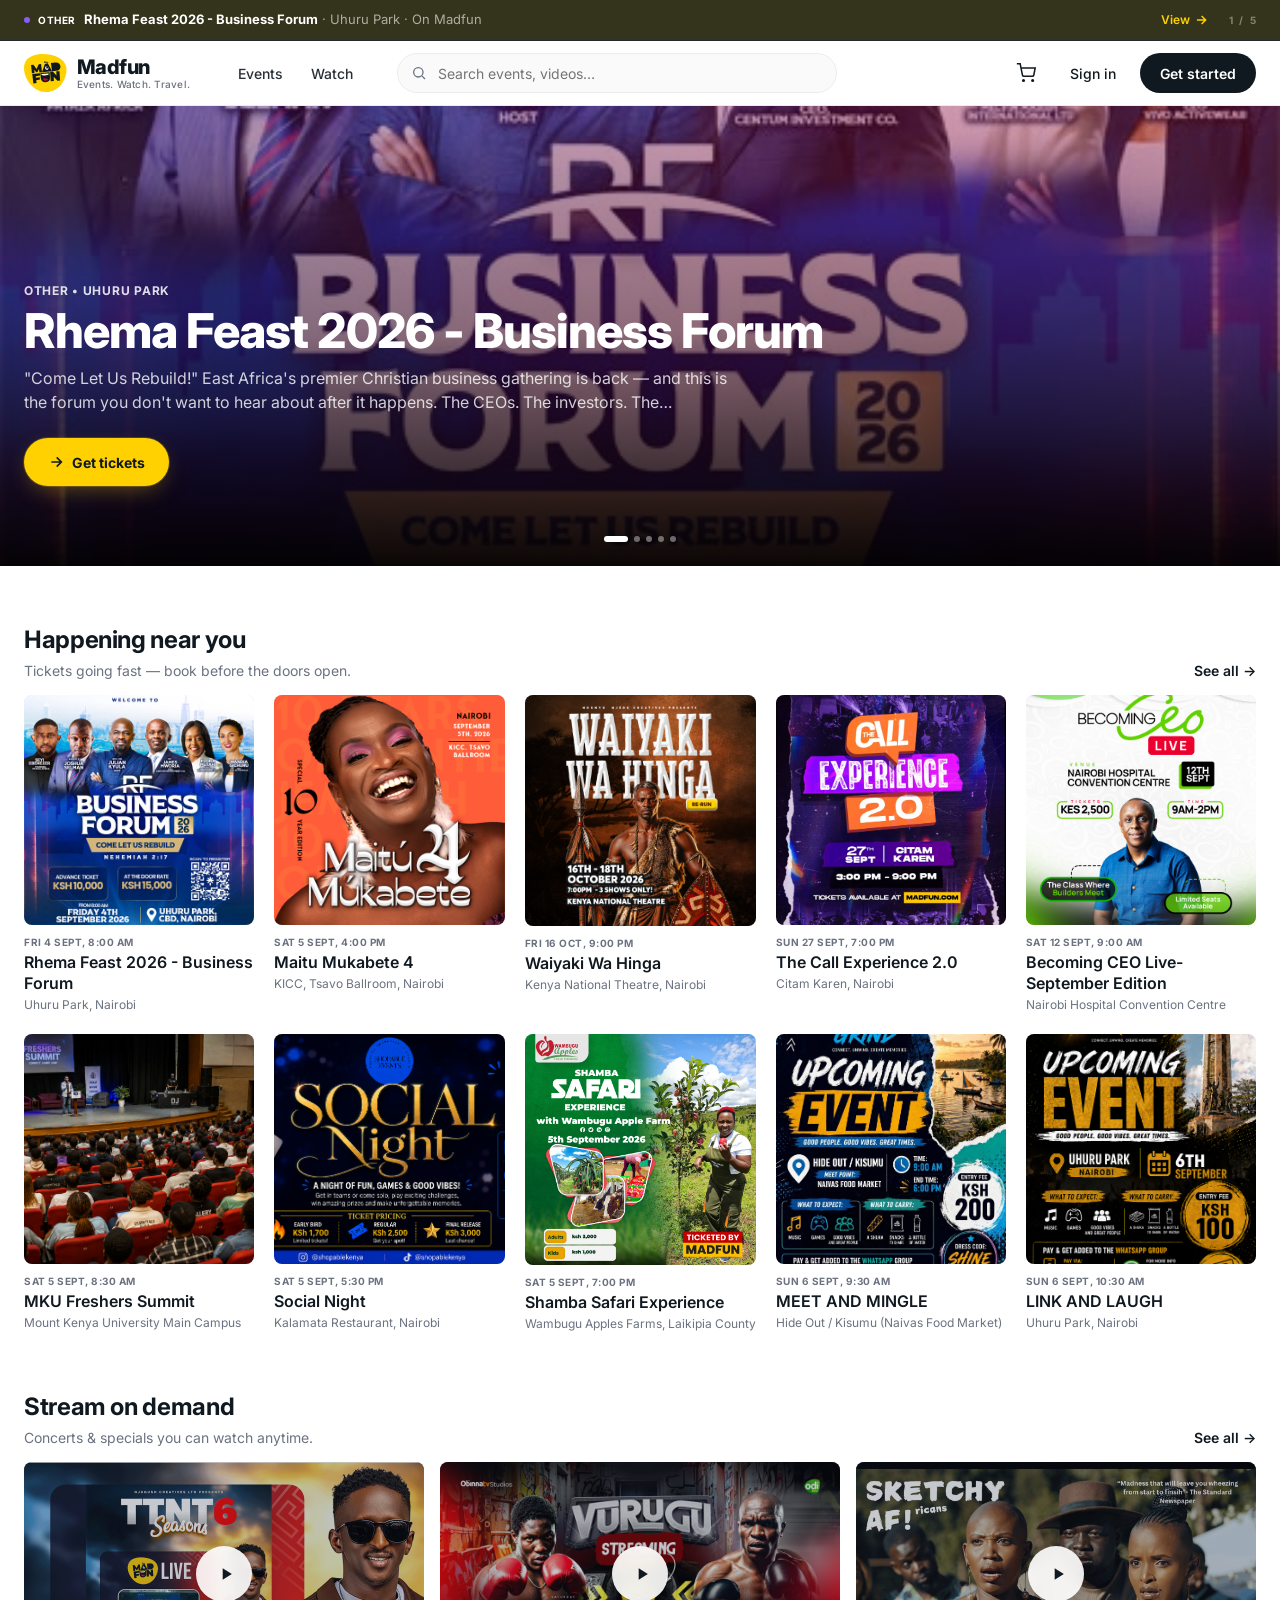
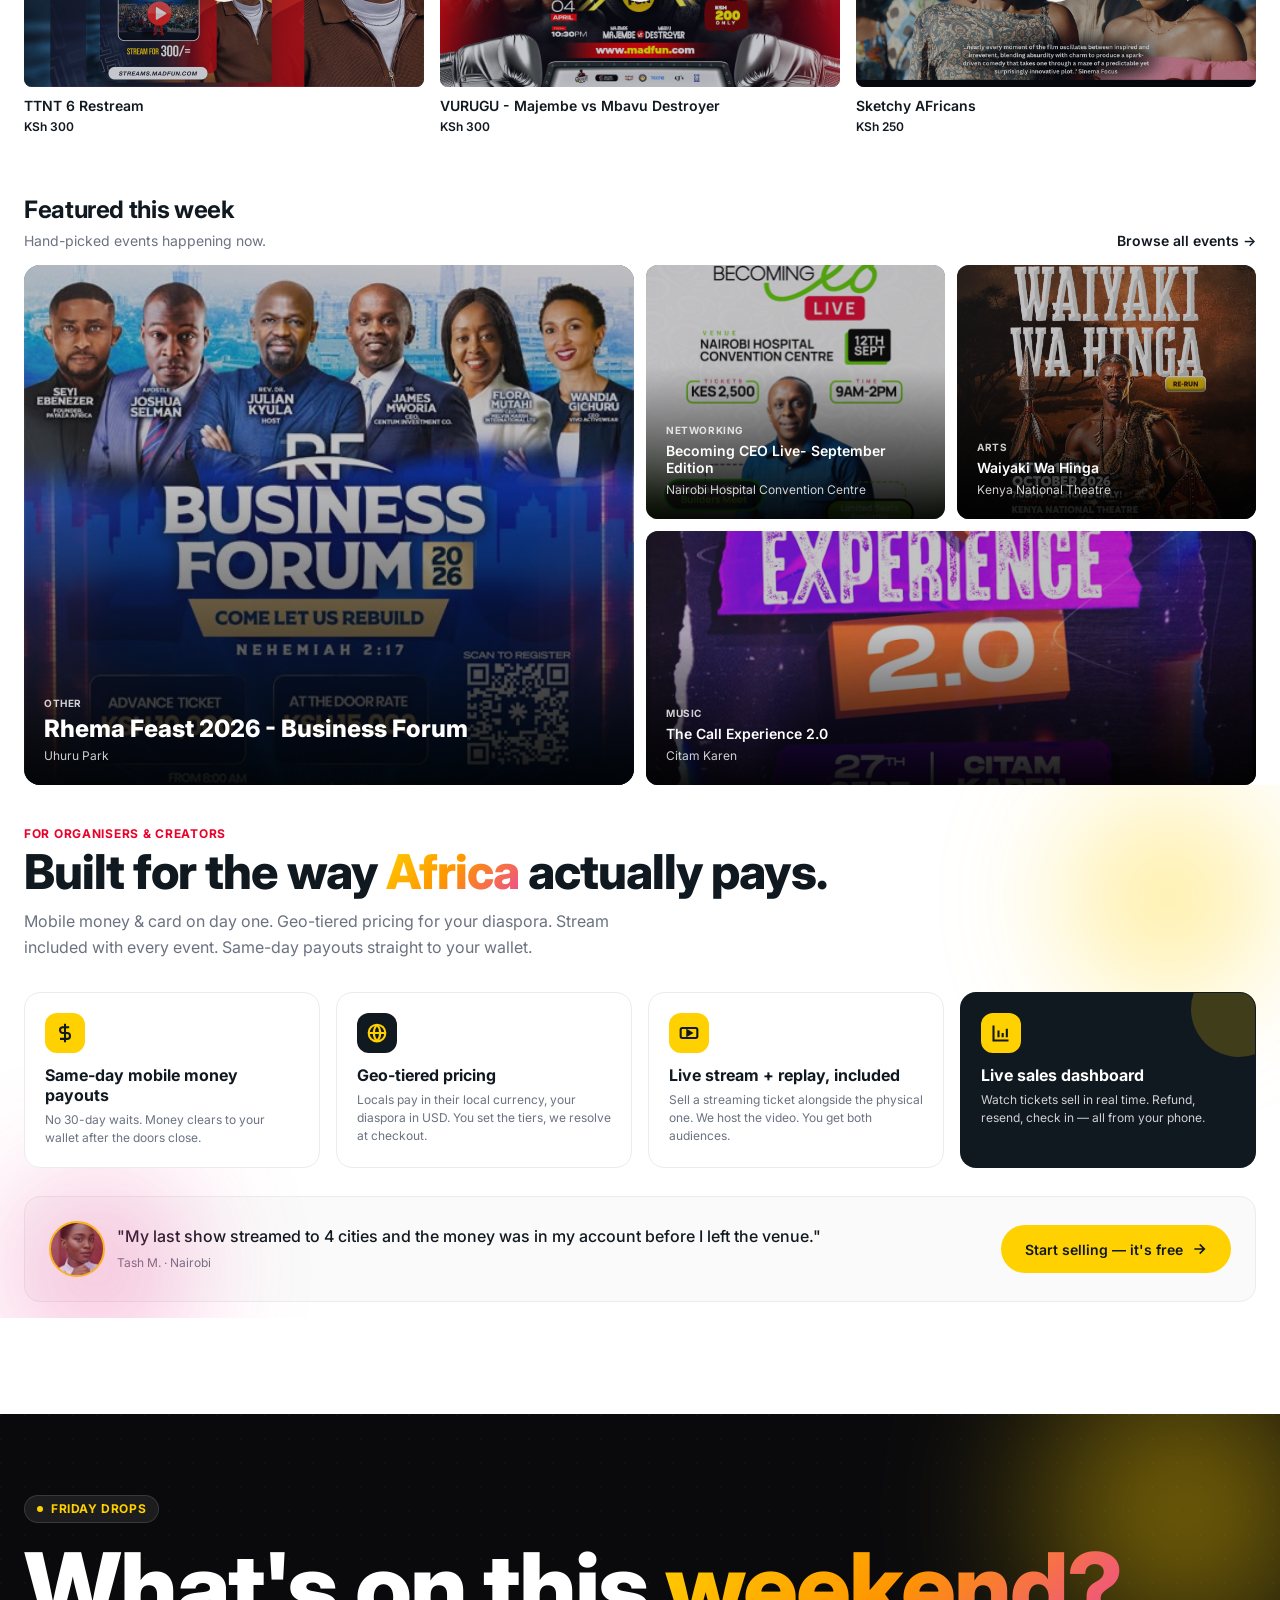
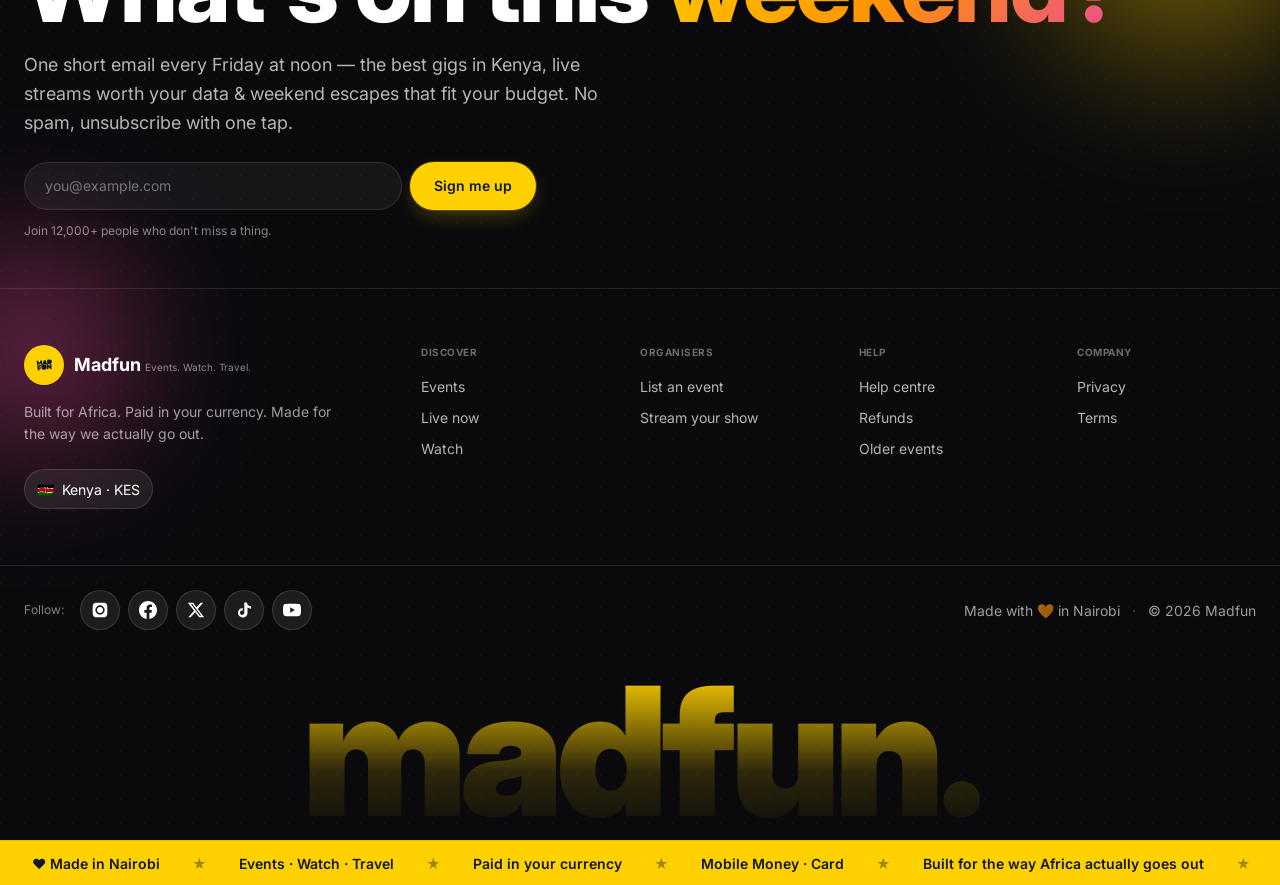
<file: index.html>
<!DOCTYPE html>
<html lang="en">
<head>
    <meta charset="utf-8" />
    <meta name="viewport" content="width=device-width, initial-scale=1" />
    <title>Madfun — Live events, streams &amp; travel across Africa</title>
    <meta name="description" content="Discover and book live events, watch streams, and plan travel across Africa. Pay with mobile money or card." />
    
    <!-- Open Graph / Meta -->
    <meta property="og:title" content="Madfun — Live events, streams &amp; travel across Africa" />
    <meta property="og:description" content="Discover and book live events, watch streams, and plan travel across Africa. Pay with mobile money or card." />
    <meta property="og:site_name" content="Madfun" />
    <meta property="og:type" content="website" />
    <meta property="og:image" content="images/events/rhema-feast.jpg" />
    <meta name="twitter:card" content="summary_large_image" />
    <meta name="twitter:title" content="Madfun — Live events, streams &amp; travel across Africa" />
    <meta name="twitter:description" content="Discover and book live events, watch streams, and plan travel across Africa. Pay with mobile money or card." />
    
    <!-- Fonts & Favicon -->
    <link rel="icon" href="/madfun.png" type="image/png" />
    <link rel="preconnect" href="https://fonts.googleapis.com" />
    <link rel="preconnect" href="https://fonts.gstatic.com" crossorigin />
    <link href="https://fonts.googleapis.com/css2?family=Inter:wght@400;500;600;700;800;900&display=swap" rel="stylesheet" />
    
    <!-- Stylesheet -->
    <link rel="stylesheet" href="styles.css" />
</head>
<body class="page-container">

    <!-- ═══════════════════════════════════════════════════
         1. TOP ROTATING PROMO STRIP
    ═══════════════════════════════════════════════════ -->
    <div class="promo-strip">
        <div class="promo-progress" id="promoProgress"></div>
        <div class="promo-container">
            <div class="promo-rotator">
                <!-- Slide 1 -->
                <a class="promo-item is-active" href="event.html?id=1">
                    <span class="promo-dot" style="background-color: #8b5cf6;"></span>
                    <span class="promo-badge" style="color: #ffffff;">Other</span>
                    <span class="promo-text">
                        <strong>Rhema Feast 2026 - Business Forum</strong>
                        <span style="opacity: 0.6;"> · Uhuru Park · On Madfun</span>
                    </span>
                    <span class="promo-cta">
                        View
                        <svg width="14" height="14" viewBox="0 0 24 24" fill="none" stroke="currentColor" stroke-width="2.5"><path d="M5 12h14M13 5l7 7-7 7"/></svg>
                    </span>
                </a>
                <!-- Slide 2 -->
                <a class="promo-item" href="#streams">
                    <span class="promo-dot" style="background-color: #06b6d4;"></span>
                    <span class="promo-badge" style="color: var(--brand);">Watch</span>
                    <span class="promo-text">
                        <strong>TTNT 6 Restream</strong>
                        <span style="opacity: 0.6;"> · Through Thick &amp; Thin 6</span>
                    </span>
                    <span class="promo-cta">
                        Watch now
                        <svg width="14" height="14" viewBox="0 0 24 24" fill="none" stroke="currentColor" stroke-width="2.5"><path d="M5 12h14M13 5l7 7-7 7"/></svg>
                    </span>
                </a>
                <!-- Slide 3 -->
                <a class="promo-item" href="event.html?id=5">
                    <span class="promo-dot" style="background-color: #8b5cf6;"></span>
                    <span class="promo-badge" style="color: #ffffff;">Networking</span>
                    <span class="promo-text">
                        <strong>Becoming CEO Live- September Edition</strong>
                        <span style="opacity: 0.6;"> · Nairobi Hospital Convention Centre · Get tickets</span>
                    </span>
                    <span class="promo-cta">
                        View
                        <svg width="14" height="14" viewBox="0 0 24 24" fill="none" stroke="currentColor" stroke-width="2.5"><path d="M5 12h14M13 5l7 7-7 7"/></svg>
                    </span>
                </a>
                <!-- Slide 4 -->
                <a class="promo-item" href="#streams">
                    <span class="promo-dot" style="background-color: #06b6d4;"></span>
                    <span class="promo-badge" style="color: var(--brand);">Watch</span>
                    <span class="promo-text">
                        <strong>VURUGU - Majembe vs Mbavu Destroyer</strong>
                        <span style="opacity: 0.6;"> · Professional boxing in Kasarani Arena, Nairobi</span>
                    </span>
                    <span class="promo-cta">
                        Watch now
                        <svg width="14" height="14" viewBox="0 0 24 24" fill="none" stroke="currentColor" stroke-width="2.5"><path d="M5 12h14M13 5l7 7-7 7"/></svg>
                    </span>
                </a>
                <!-- Slide 5 -->
                <a class="promo-item" href="event.html?id=3">
                    <span class="promo-dot" style="background-color: #8b5cf6;"></span>
                    <span class="promo-badge" style="color: #ffffff;">Arts</span>
                    <span class="promo-text">
                        <strong>Waiyaki Wa Hinga</strong>
                        <span style="opacity: 0.6;"> · Kenya National Theatre · On Madfun</span>
                    </span>
                    <span class="promo-cta">
                        View
                        <svg width="14" height="14" viewBox="0 0 24 24" fill="none" stroke="currentColor" stroke-width="2.5"><path d="M5 12h14M13 5l7 7-7 7"/></svg>
                    </span>
                </a>
            </div>
            <!-- Slide Counter -->
            <div class="promo-counter">
                <span id="promoCounterCurrent">1</span>
                <span>/</span>
                <span>5</span>
            </div>
        </div>
    </div>

    <!-- ═══════════════════════════════════════════════════
         2. STICKY GLASSMORPHIC NAVBAR
    ═══════════════════════════════════════════════════ -->
    <header class="nav-glass">
        <div class="header-container">
            <div class="header-inner">
                <!-- Logo -->
                <a class="brand-logo-link" href="index.html">
                    <svg class="brand-logo-svg" viewBox="0 0 56 50" role="img" aria-label="Madfun" xmlns="http://www.w3.org/2000/svg" fill="none">
                        <path d="M51.06 37.1139C44.0551 49.3294 28.5434 53.6146 16.4171 46.6843C4.29075 39.7539 -4.5238 21.5759 2.48751 9.36039C9.49882 -2.85509 34.2995 -1.828 46.4271 5.10233C58.5547 12.0326 58.0596 24.9036 51.06 37.1139Z" fill="#FFD100"/>
                        <path d="M47.9692 16.0002C47.6138 12.5886 44.8669 10.7628 41.1764 11.1447L35.437 11.7176L36.8822 22.6363L31.3006 12.2092L31.0718 12.2324L27.4627 13.1189L23.6559 24.0299L22.4834 13.0892L19.4289 13.4066L16.5463 19.6324L12.3452 14.1434L9.29199 14.4608L10.4386 25.4621L13.8227 25.1099L13.5732 20.6066L16.1094 23.8711L17.7472 23.7008L19.7456 19.6544L20.2743 24.4389L23.6559 24.0879L33.0754 23.1086L36.9171 22.7086L42.3204 22.1473C46.0083 21.764 48.3247 19.4105 47.9692 16.0002Z" fill="#101820"/>
                        <path d="M15.4704 29.2529L15.6889 31.1303L20.8595 30.529L20.9422 33.7122L16.0754 34.5096L16.511 38.2451L12.3267 38.7303L10.8828 26.3432L20.9719 25.1729L21.339 28.3225L15.4704 29.2529Z" fill="#101820"/>
                        <path d="M46.6883 22.543L47.4703 34.9907L44.0151 35.2075L39.1379 30.0785L39.2749 35.5043L35.1785 35.7623L34.3965 23.3133L37.8517 23.0965L42.7638 28.2655L42.588 22.801L46.6883 22.543Z" fill="#101820"/>
                        <path d="M34.1942 30.828L33.7004 23.9893L29.5704 24.286L25.7597 24.5596L21.5586 24.8615L22.0524 31.7002C22.3225 35.4331 24.7204 37.4215 28.5479 37.1467C32.3755 36.8718 34.4644 34.5596 34.1942 30.828Z" fill="#101820"/>
                        <path d="M22.9707 26.1588L32.2997 25.5137L32.3256 27.0775C32.3256 27.0775 28.8522 29.3433 23.1271 27.613L22.9707 26.1588Z" fill="white"/>
                        <path d="M25.2067 33.1614C25.2067 33.1614 24.8292 31.6311 27.7131 31.9343C29.1764 32.0878 28.2082 33.4246 28.2082 33.4246C28.2082 33.4246 31.4566 31.8298 31.5251 33.0878C31.5936 34.4259 26.3701 36.6982 25.2067 33.1614Z" fill="#EA0029"/>
                        <path d="M31.0607 20.722C32.1014 20.2234 32.4572 18.8046 31.8555 17.5531C31.2537 16.3016 29.9222 15.6913 28.8815 16.1899C27.8407 16.6886 27.4849 18.1073 28.0867 19.3588C28.6885 20.6103 30.02 21.2206 31.0607 20.722Z" fill="white"/>
                        <path d="M30.2854 19.1242C31.0821 19.1242 31.728 18.4731 31.728 17.67C31.728 16.8669 31.0821 16.2158 30.2854 16.2158C29.4886 16.2158 28.8428 16.8669 28.8428 17.67C28.8428 18.4731 29.4886 19.1242 30.2854 19.1242Z" fill="#101820"/>
                        <path d="M29.7834 18.2539C30.0661 18.2539 30.2953 18.0372 30.2953 17.77C30.2953 17.5028 30.0661 17.2861 29.7834 17.2861C29.5007 17.2861 29.2715 17.5028 29.2715 17.77C29.2715 18.0372 29.5007 18.2539 29.7834 18.2539Z" fill="white"/>
                        <path d="M26.5417 11.4666L32.1582 11.3273L32.1763 10.6718L26.3193 9.91309L26.5417 11.4666Z" fill="#101820"/>
                    </svg>
                    <div class="brand-logo-text">
                        <span class="brand-name">Madfun</span>
                        <span class="brand-tagline">Events. Watch. Travel.</span>
                    </div>
                </a>

                <!-- Nav Links -->
                <nav class="header-nav">
                    <a class="nav-pill" href="events.html">Events</a>
                    <a class="nav-pill" href="#streams">Watch</a>
                </nav>

                <!-- Search Input Pill -->
                <div class="header-search-wrap">
                    <svg class="header-search-icon" width="16" height="16" fill="none" stroke="currentColor" viewBox="0 0 24 24" stroke-width="2"><circle cx="11" cy="11" r="7"/><path d="m21 21-4.3-4.3"/></svg>
                    <input type="text" class="header-search-input" id="globalSearchInput" placeholder="Search events, videos…" />
                </div>

                <!-- Header Actions (Desktop) -->
                <div class="header-actions">
                    <a class="icon-btn" href="account.html" aria-label="Cart">
                        <svg width="20" height="20" fill="none" stroke="currentColor" viewBox="0 0 24 24" stroke-width="1.8"><circle cx="9" cy="21" r="1"/><circle cx="20" cy="21" r="1"/><path d="M1 1h4l2.7 13.4a2 2 0 0 0 2 1.6h9.7a2 2 0 0 0 2-1.6L23 6H6"/></svg>
                    </a>
                    <a class="btn-signin" href="auth.html">Sign in</a>
                    <a class="btn-get-started" href="auth.html">Get started</a>
                </div>

                <!-- Mobile Actions -->
                <div class="mobile-header-actions">
                    <a class="icon-btn" href="events.html" aria-label="Search">
                        <svg width="20" height="20" fill="none" stroke="currentColor" viewBox="0 0 24 24" stroke-width="2"><circle cx="11" cy="11" r="7"/><path d="m21 21-4.3-4.3"/></svg>
                    </a>
                    <a class="icon-btn" href="auth.html" aria-label="Account">
                        <svg width="20" height="20" fill="none" stroke="currentColor" viewBox="0 0 24 24" stroke-width="2"><circle cx="12" cy="8" r="4"/><path d="M4 21c0-4 4-7 8-7s8 3 8 7"/></svg>
                    </a>
                </div>
            </div>
        </div>
    </header>

    <main>
        <!-- ═══════════════════════════════════════════════════
             3. HERO BANNER CAROUSEL
        ═══════════════════════════════════════════════════ -->
        <section class="hero-carousel-section">
            <div class="hero-carousel" id="heroCarousel">
                
                <!-- Slide 1: Rhema Feast -->
                <div class="hero-slide active" data-index="0">
                    <div class="hero-slide-media" style="background: linear-gradient(135deg, #581c87, #be185d, #e11d48);">
                        <div class="hero-slide-backdrop" style="background-image: url('images/events/rhema-feast.jpg');"></div>
                        <div class="hero-slide-overlay"></div>
                        <div class="hero-slide-content">
                            <div class="hero-eyebrow">other • Uhuru Park</div>
                            <h1 class="hero-title display">Rhema Feast 2026 - Business Forum</h1>
                            <p class="hero-description">"Come Let Us Rebuild!" East Africa's premier Christian business gathering is back — and this is the forum you don't want to hear about after it happens. The CEOs. The investors. The founders. The marketplace leaders are rebuilding industries with Kingdom purpose. They'll all be in one room - and the conversations that happen will be worth more than the ticket.</p>
                            <a class="hero-cta-btn btn-glow" href="event.html?id=1">
                                <svg width="16" height="16" fill="none" stroke="currentColor" viewBox="0 0 24 24" stroke-width="2.5"><path d="M5 12h14M13 5l7 7-7 7"/></svg>
                                Get tickets
                            </a>
                        </div>
                    </div>
                </div>

                <!-- Slide 2: TTNT 6 Restream -->
                <div class="hero-slide" data-index="1">
                    <div class="hero-slide-media" style="background: linear-gradient(135deg, #be123c, #d97706);">
                        <div class="hero-slide-backdrop" style="background-image: url('images/streams/ttnt6-restream.png');"></div>
                        <div class="hero-slide-overlay"></div>
                        <div class="hero-slide-content">
                            <div class="hero-eyebrow">Stream on demand</div>
                            <h1 class="hero-title display">TTNT 6 Restream</h1>
                            <p class="hero-description">Through Thick &amp; Thin 6 — Catch all the laughter, wit, and high-energy comedy special by Njugush Live from the comfort of your home.</p>
                            <a class="hero-cta-btn btn-glow" href="#streams">
                                <svg width="16" height="16" fill="currentColor" viewBox="0 0 24 24"><path d="M8 5v14l11-7z"/></svg>
                                Stream — KSh 300
                            </a>
                        </div>
                    </div>
                </div>

                <!-- Slide 3: Maitu Mukabete 4 -->
                <div class="hero-slide" data-index="2">
                    <div class="hero-slide-media" style="background: linear-gradient(135deg, #581c87, #be185d, #e11d48);">
                        <div class="hero-slide-backdrop" style="background-image: url('images/events/maitu-mukabete-4.png');"></div>
                        <div class="hero-slide-overlay"></div>
                        <div class="hero-slide-content">
                            <div class="hero-eyebrow">arts • KICC, Tsavo Ballroom</div>
                            <h1 class="hero-title display">Maitu Mukabete 4</h1>
                            <p class="hero-description">Celebrate a decade of laughter with the incomparable Auntie Jemimah! Marking ten years of comedic excellence, Maitu Mukabete 4 brings the quintessential "Mother from Kabete" back to the stage for her most intimate, hilarious show yet.</p>
                            <a class="hero-cta-btn btn-glow" href="event.html?id=2">
                                <svg width="16" height="16" fill="none" stroke="currentColor" viewBox="0 0 24 24" stroke-width="2.5"><path d="M5 12h14M13 5l7 7-7 7"/></svg>
                                Get tickets
                            </a>
                        </div>
                    </div>
                </div>

                <!-- Slide 4: Woman Elevate 03 -->
                <div class="hero-slide" data-index="3">
                    <div class="hero-slide-media" style="background: linear-gradient(135deg, #581c87, #be185d, #e11d48);">
                        <div class="hero-slide-backdrop" style="background-image: url('images/events/woman-elevate-03.jpg');"></div>
                        <div class="hero-slide-overlay"></div>
                        <div class="hero-slide-content">
                            <div class="hero-eyebrow">wellness • Pax Manor</div>
                            <h1 class="hero-title display">Woman Elevate 03</h1>
                            <p class="hero-description">Collective wellness event, where executives and founders mingle, ask experts on different curated topics, and interact with brand partners.</p>
                            <a class="hero-cta-btn btn-glow" href="event.html?id=26">
                                <svg width="16" height="16" fill="none" stroke="currentColor" viewBox="0 0 24 24" stroke-width="2.5"><path d="M5 12h14M13 5l7 7-7 7"/></svg>
                                Get tickets
                            </a>
                        </div>
                    </div>
                </div>

                <!-- Slide 5: Sketchy AFricans -->
                <div class="hero-slide" data-index="4">
                    <div class="hero-slide-media" style="background: linear-gradient(135deg, #be123c, #d97706);">
                        <div class="hero-slide-backdrop" style="background-image: url('images/streams/sketchy-africans.jpg');"></div>
                        <div class="hero-slide-overlay"></div>
                        <div class="hero-slide-content">
                            <div class="hero-eyebrow">Stream on demand</div>
                            <h1 class="hero-title display">Sketchy AFricans</h1>
                            <p class="hero-description">When an out of luck business woman hatches a fake engagement and bride price party with her equally out of luck theatre director friend, everything goes from bad to absurd as they try to secure her inheritance and save their businesses.</p>
                            <a class="hero-cta-btn btn-glow" href="#streams">
                                <svg width="16" height="16" fill="currentColor" viewBox="0 0 24 24"><path d="M8 5v14l11-7z"/></svg>
                                Stream — KSh 250
                            </a>
                        </div>
                    </div>
                </div>

                <!-- Indicator Dots -->
                <div class="hero-dots">
                    <span class="hero-dot active" data-slide="0"></span>
                    <span class="hero-dot" data-slide="1"></span>
                    <span class="hero-dot" data-slide="2"></span>
                    <span class="hero-dot" data-slide="3"></span>
                    <span class="hero-dot" data-slide="4"></span>
                </div>
            </div>
        </section>

        <!-- ═══════════════════════════════════════════════════
             4. HAPPENING NEAR YOU (LATEST EVENTS GRID)
        ═══════════════════════════════════════════════════ -->
        <section class="section-wrapper">
            <div class="section-inner">
                <div class="section-head">
                    <div>
                        <h2 class="section-title">Happening near you</h2>
                        <p class="section-sub">Tickets going fast — book before the doors open.</p>
                    </div>
                    <a class="section-link" href="events.html">See all →</a>
                </div>
                <!-- Dynamic 5-Column Grid with local assets -->
                <div class="events-grid-5" id="eventsGrid">
                    <!-- Populated by script.js -->
                </div>
            </div>
        </section>

        <!-- ═══════════════════════════════════════════════════
             5. STREAM ON DEMAND
        ═══════════════════════════════════════════════════ -->
        <section class="section-wrapper" id="streams">
            <div class="section-inner">
                <div class="section-head">
                    <div>
                        <h2 class="section-title">Stream on demand</h2>
                        <p class="section-sub">Concerts &amp; specials you can watch anytime.</p>
                    </div>
                    <a class="section-link" href="events.html">See all →</a>
                </div>
                <div class="streams-grid">
                    <!-- Stream 1 -->
                    <a class="stream-card group" href="event.html?id=2">
                        <div class="stream-card-thumb">
                            <div class="stream-card-bg" style="background-image: url('images/streams/ttnt6-restream.png');"></div>
                            <div class="stream-play-btn">
                                <div class="stream-play-circle">
                                    <svg width="20" height="20" fill="currentColor" viewBox="0 0 24 24"><path d="M8 5v14l11-7z"/></svg>
                                </div>
                            </div>
                        </div>
                        <div class="stream-card-title">TTNT 6 Restream</div>
                        <div class="stream-card-price">KSh 300</div>
                    </a>

                    <!-- Stream 2 -->
                    <a class="stream-card group" href="event.html?id=7">
                        <div class="stream-card-thumb">
                            <div class="stream-card-bg" style="background-image: url('images/streams/vurugu-boxing.jpg');"></div>
                            <div class="stream-play-btn">
                                <div class="stream-play-circle">
                                    <svg width="20" height="20" fill="currentColor" viewBox="0 0 24 24"><path d="M8 5v14l11-7z"/></svg>
                                </div>
                            </div>
                        </div>
                        <div class="stream-card-title">VURUGU - Majembe vs Mbavu Destroyer</div>
                        <div class="stream-card-price">KSh 300</div>
                    </a>

                    <!-- Stream 3 -->
                    <a class="stream-card group" href="event.html?id=10">
                        <div class="stream-card-thumb">
                            <div class="stream-card-bg" style="background-image: url('images/streams/sketchy-africans.jpg');"></div>
                            <div class="stream-play-btn">
                                <div class="stream-play-circle">
                                    <svg width="20" height="20" fill="currentColor" viewBox="0 0 24 24"><path d="M8 5v14l11-7z"/></svg>
                                </div>
                            </div>
                        </div>
                        <div class="stream-card-title">Sketchy AFricans</div>
                        <div class="stream-card-price">KSh 250</div>
                    </a>
                </div>
            </div>
        </section>

        <!-- ═══════════════════════════════════════════════════
             6. FEATURED THIS WEEK (BENTO GRID)
        ═══════════════════════════════════════════════════ -->
        <section class="section-wrapper featured-bento-section">
            <div class="section-inner">
                <div class="section-head">
                    <div>
                        <h2 class="section-title">Featured this week</h2>
                        <p class="section-sub">Hand-picked events happening now.</p>
                    </div>
                    <a class="section-link" href="events.html">Browse all events →</a>
                </div>
                <div class="bento-grid">
                    <!-- Large 2x2: Rhema Feast -->
                    <a class="bento-card bento-card-large card-lift" href="event.html?id=1">
                        <div class="bento-card-bg" style="background-image: url('images/events/rhema-feast.jpg');"></div>
                        <div class="bento-card-overlay"></div>
                        <div class="bento-card-content">
                            <div class="bento-eyebrow">other</div>
                            <div class="bento-title">Rhema Feast 2026 - Business Forum</div>
                            <div class="bento-venue">Uhuru Park</div>
                        </div>
                    </a>

                    <!-- Card 2: Becoming CEO -->
                    <a class="bento-card card-lift" href="event.html?id=5">
                        <div class="bento-card-bg" style="background-image: url('images/events/becoming-ceo-live.jpg');"></div>
                        <div class="bento-card-overlay"></div>
                        <div class="bento-card-content">
                            <div class="bento-eyebrow">networking</div>
                            <div class="bento-title">Becoming CEO Live- September Edition</div>
                            <div class="bento-venue">Nairobi Hospital Convention Centre</div>
                        </div>
                    </a>

                    <!-- Card 3: Waiyaki Wa Hinga -->
                    <a class="bento-card card-lift" href="event.html?id=3">
                        <div class="bento-card-bg" style="background-image: url('images/events/waiyaki-wa-hinga.png');"></div>
                        <div class="bento-card-overlay"></div>
                        <div class="bento-card-content">
                            <div class="bento-eyebrow">arts</div>
                            <div class="bento-title">Waiyaki Wa Hinga</div>
                            <div class="bento-venue">Kenya National Theatre</div>
                        </div>
                    </a>

                    <!-- Card 4 (2-col wide): The Call Experience -->
                    <a class="bento-card bento-card-wide card-lift" href="event.html?id=4">
                        <div class="bento-card-bg" style="background-image: url('images/events/the-call-experience.png');"></div>
                        <div class="bento-card-overlay"></div>
                        <div class="bento-card-content">
                            <div class="bento-eyebrow">music</div>
                            <div class="bento-title">The Call Experience 2.0</div>
                            <div class="bento-venue">Citam Karen</div>
                        </div>
                    </a>
                </div>
            </div>
        </section>

        <!-- ═══════════════════════════════════════════════════
             7. FOR ORGANISERS & CREATORS
        ═══════════════════════════════════════════════════ -->
        <section class="organisers-section">
            <div class="orb orb-yellow orb-drift" style="right: -2rem; top: -2rem; width: 18rem; height: 18rem;"></div>
            <div class="orb orb-pink orb-drift" style="left: -2rem; bottom: -5rem; width: 16rem; height: 16rem; animation-delay: -3s;"></div>
            
            <div class="section-inner">
                <div class="organisers-eyebrow">For organisers &amp; creators</div>
                <h2 class="organisers-title display">Built for the way <span class="text-gradient">Africa</span> actually pays.</h2>
                <p class="organisers-lead">Mobile money &amp; card on day one. Geo-tiered pricing for your diaspora. Stream included with every event. Same-day payouts straight to your wallet.</p>
                
                <!-- 4 Value Props -->
                <div class="organisers-grid">
                    <div class="organisers-card card-lift">
                        <div class="organisers-icon-wrap icon-wrap-yellow">
                            <svg width="20" height="20" fill="none" stroke="currentColor" viewBox="0 0 24 24" stroke-width="2.5"><path d="M12 1v22M17 5H9.5a3.5 3.5 0 0 0 0 7h5a3.5 3.5 0 0 1 0 7H6"/></svg>
                        </div>
                        <div class="organisers-card-heading">Same-day mobile money payouts</div>
                        <div class="organisers-card-desc">No 30-day waits. Money clears to your wallet after the doors close.</div>
                    </div>

                    <div class="organisers-card card-lift">
                        <div class="organisers-icon-wrap icon-wrap-dark">
                            <svg width="20" height="20" fill="none" stroke="currentColor" viewBox="0 0 24 24" stroke-width="2.5"><circle cx="12" cy="12" r="10"/><path d="M2 12h20M12 2a15 15 0 0 1 0 20M12 2a15 15 0 0 0 0 20"/></svg>
                        </div>
                        <div class="organisers-card-heading">Geo-tiered pricing</div>
                        <div class="organisers-card-desc">Locals pay in their local currency, your diaspora in USD. You set the tiers, we resolve at checkout.</div>
                    </div>

                    <div class="organisers-card card-lift">
                        <div class="organisers-icon-wrap icon-wrap-yellow">
                            <svg width="20" height="20" fill="none" stroke="currentColor" viewBox="0 0 24 24" stroke-width="2.5"><rect x="2" y="6" width="20" height="12" rx="2"/><path d="m10 9 5 3-5 3z" fill="currentColor"/></svg>
                        </div>
                        <div class="organisers-card-heading">Live stream + replay, included</div>
                        <div class="organisers-card-desc">Sell a streaming ticket alongside the physical one. We host the video. You get both audiences.</div>
                    </div>

                    <div class="organisers-card organisers-card-dark card-lift">
                        <div class="card-accent-bubble"></div>
                        <div class="organisers-icon-wrap icon-wrap-yellow">
                            <svg width="20" height="20" fill="none" stroke="currentColor" viewBox="0 0 24 24" stroke-width="2.5"><path d="M3 3v18h18M9 17V9M14 17v-5M19 17V7"/></svg>
                        </div>
                        <div class="organisers-card-heading">Live sales dashboard</div>
                        <div class="organisers-card-desc">Watch tickets sell in real time. Refund, resend, check in — all from your phone.</div>
                    </div>
                </div>

                <!-- Testimonial -->
                <div class="testimonial-box">
                    <div class="testimonial-left">
                        <div class="testimonial-avatar" style="background-image: url('images/testimonial-tash.jpg');"></div>
                        <div>
                            <p class="testimonial-quote">"My last show streamed to 4 cities and the money was in my account before I left the venue."</p>
                            <div class="testimonial-author">Tash M. · Nairobi</div>
                        </div>
                    </div>
                    <a class="btn-start-selling" href="auth.html">
                        Start selling — it's free
                        <svg width="16" height="16" fill="none" stroke="currentColor" viewBox="0 0 24 24" stroke-width="2.5"><path d="M5 12h14M13 5l7 7-7 7"/></svg>
                    </a>
                </div>
            </div>
        </section>
    </main>

    <!-- ═══════════════════════════════════════════════════
         8. ULTRA-MODERN SITE FOOTER
    ═══════════════════════════════════════════════════ -->
    <footer class="site-footer">
        <div class="noise-grid" style="position: absolute; inset: 0; opacity: 0.3; pointer-events: none;"></div>
        <div class="orb orb-yellow orb-drift" style="right: -8rem; top: -8rem; width: 28rem; height: 28rem;"></div>
        <div class="orb orb-pink orb-drift" style="left: -8rem; top: 35%; width: 20rem; height: 20rem; animation-delay: -3s;"></div>

        <!-- Newsletter Drop -->
        <div class="footer-top">
            <div class="newsletter-badge glass">
                <span class="live-dot"></span>
                Friday drops
            </div>
            <h2 class="footer-hero-heading display">What's on this <span class="text-gradient">weekend?</span></h2>
            <p class="footer-hero-sub">One short email every Friday at noon — the best gigs in Kenya, live streams worth your data &amp; weekend escapes that fit your budget. No spam, unsubscribe with one tap.</p>
            <form class="newsletter-form">
                <input type="email" class="newsletter-input" required placeholder="you@example.com" />
                <button type="submit" class="newsletter-btn btn-glow">Sign me up</button>
            </form>
            <div class="newsletter-social-proof">Join 12,000+ people who don't miss a thing.</div>
        </div>

        <!-- Multi-column links -->
        <div class="footer-nav-grid">
            <div class="footer-brand-col">
                <div class="footer-logo">
                    <span class="footer-logo-badge">
                        <svg width="22" height="20" viewBox="0 0 56 50" fill="none" xmlns="http://www.w3.org/2000/svg">
                            <path d="M47.9692 16.0002C47.6138 12.5886 44.8669 10.7628 41.1764 11.1447L35.437 11.7176L36.8822 22.6363L31.3006 12.2092L31.0718 12.2324L27.4627 13.1189L23.6559 24.0299L22.4834 13.0892L19.4289 13.4066L16.5463 19.6324L12.3452 14.1434L9.29199 14.4608L10.4386 25.4621L13.8227 25.1099L13.5732 20.6066L16.1094 23.8711L17.7472 23.7008L19.7456 19.6544L20.2743 24.4389L23.6559 24.0879L33.0754 23.1086L36.9171 22.7086L42.3204 22.1473C46.0083 21.764 48.3247 19.4105 47.9692 16.0002Z" fill="#101820"/>
                            <path d="M15.4704 29.2529L15.6889 31.1303L20.8595 30.529L20.9422 33.7122L16.0754 34.5096L16.511 38.2451L12.3267 38.7303L10.8828 26.3432L20.9719 25.1729L21.339 28.3225L15.4704 29.2529Z" fill="#101820"/>
                            <path d="M46.6883 22.543L47.4703 34.9907L44.0151 35.2075L39.1379 30.0785L39.2749 35.5043L35.1785 35.7623L34.3965 23.3133L37.8517 23.0965L42.7638 28.2655L42.588 22.801L46.6883 22.543Z" fill="#101820"/>
                            <path d="M34.1942 30.828L33.7004 23.9893L29.5704 24.286L25.7597 24.5596L21.5586 24.8615L22.0524 31.7002C22.3225 35.4331 24.7204 37.4215 28.5479 37.1467C32.3755 36.8718 34.4644 34.5596 34.1942 30.828Z" fill="#101820"/>
                        </svg>
                    </span>
                    <div>
                        <span class="footer-brand-text">Madfun</span>
                        <span class="footer-brand-tagline block">Events. Watch. Travel.</span>
                    </div>
                </div>
                <p class="footer-desc">Built for Africa. Paid in your currency. Made for the way we actually go out.</p>
                <div class="currency-pill glass">
                    <span>🇰🇪</span>
                    <span>Kenya · KES</span>
                </div>
            </div>

            <!-- Col 1: Discover -->
            <div>
                <div class="footer-col-title">Discover</div>
                <ul class="footer-links-list">
                    <li><a href="events.html">Events</a></li>
                    <li><a href="#streams">Live now</a></li>
                    <li><a href="#streams">Watch</a></li>
                </ul>
            </div>

            <!-- Col 2: Organisers -->
            <div>
                <div class="footer-col-title">Organisers</div>
                <ul class="footer-links-list">
                    <li><a href="auth.html">List an event</a></li>
                    <li><a href="auth.html">Stream your show</a></li>
                </ul>
            </div>

            <!-- Col 3: Help -->
            <div>
                <div class="footer-col-title">Help</div>
                <ul class="footer-links-list">
                    <li><a href="account.html">Help centre</a></li>
                    <li><a href="account.html">Refunds</a></li>
                    <li><a href="events.html">Older events</a></li>
                </ul>
            </div>

            <!-- Col 4: Company -->
            <div>
                <div class="footer-col-title">Company</div>
                <ul class="footer-links-list">
                    <li><a href="#">Privacy</a></li>
                    <li><a href="#">Terms</a></li>
                </ul>
            </div>
        </div>

        <!-- Social & Copyright -->
        <div class="footer-bottom">
            <div class="footer-socials">
                <span style="font-size: 0.75rem; color: rgba(255,255,255,0.5); margin-right: 0.5rem;">Follow:</span>
                <!-- Instagram -->
                <a class="social-btn glass" href="https://instagram.com/wearemadfun" target="_blank" rel="noopener" aria-label="Instagram">
                    <svg width="18" height="18" fill="currentColor" viewBox="0 0 24 24"><path d="M12 2.2c3.2 0 3.6 0 4.8.1 1.2 0 1.8.3 2.2.4.6.2 1 .5 1.4.9.4.4.7.8.9 1.4.2.4.4 1 .4 2.2 0 1.2.1 1.6.1 4.8 0 3.2 0 3.6-.1 4.8 0 1.2-.3 1.8-.4 2.2-.2.6-.5 1-.9 1.4-.4.4-.8.7-1.4.9-.4.2-1 .4-2.2.4-1.2 0-1.6.1-4.8.1-3.2 0-3.6 0-4.8-.1-1.2 0-1.8-.3-2.2-.4-.6-.2-1-.5-1.4-.9-.4-.4-.7-.8-.9-1.4-.2-.4-.4-1-.4-2.2 0-1.2-.1-1.6-.1-4.8 0-3.2 0-3.6.1-4.8 0-1.2.3-1.8.4-2.2.2-.6.5-1 .9-1.4.4-.4.8-.7 1.4-.9.4-.2 1-.4 2.2-.4 1.2-.1 1.6-.1 4.8-.1zm0 3.6a6.2 6.2 0 1 0 0 12.4 6.2 6.2 0 0 0 0-12.4zm0 10.2a4 4 0 1 1 0-8 4 4 0 0 1 0 8zm6.4-10.4a1.4 1.4 0 1 1-2.8 0 1.4 1.4 0 0 1 2.8 0z"/></svg>
                </a>
                <!-- Facebook -->
                <a class="social-btn glass" href="https://facebook.com/wearemadfun" target="_blank" rel="noopener" aria-label="Facebook">
                    <svg width="18" height="18" fill="currentColor" viewBox="0 0 24 24"><path d="M24 12.07C24 5.4 18.63 0 12 0S0 5.4 0 12.07C0 18.1 4.39 23.1 10.13 24v-8.44H7.08v-3.49h3.05V9.41c0-3.02 1.79-4.69 4.53-4.69 1.31 0 2.68.24 2.68.24v2.97h-1.51c-1.49 0-1.96.93-1.96 1.89v2.25h3.33l-.53 3.49h-2.8V24C19.61 23.1 24 18.1 24 12.07z"/></svg>
                </a>
                <!-- X / Twitter -->
                <a class="social-btn glass" href="https://x.com/madfundotcom" target="_blank" rel="noopener" aria-label="X">
                    <svg width="18" height="18" fill="currentColor" viewBox="0 0 24 24"><path d="M18.244 2.25h3.308l-7.227 8.26 8.502 11.24H16.17l-5.214-6.817L4.99 21.75H1.68l7.73-8.835L1.254 2.25H8.08l4.713 6.231zm-1.161 17.52h1.833L7.084 4.126H5.117z"/></svg>
                </a>
                <!-- TikTok -->
                <a class="social-btn glass" href="https://tiktok.com/@wearemadfun" target="_blank" rel="noopener" aria-label="TikTok">
                    <svg width="18" height="18" fill="currentColor" viewBox="0 0 24 24"><path d="M19.59 6.69a4.83 4.83 0 0 1-3.77-4.25V2h-3.45v13.67a2.89 2.89 0 0 1-5.2 1.74 2.89 2.89 0 0 1 2.31-4.64 2.93 2.93 0 0 1 .88.13V9.4a6.84 6.84 0 0 0-1-.05A6.33 6.33 0 0 0 5.8 20.1a6.34 6.34 0 0 0 10.86-4.43V8.74a8.16 8.16 0 0 0 4.77 1.52V6.81a4.85 4.85 0 0 1-1.84-.12z"/></svg>
                </a>
                <!-- YouTube -->
                <a class="social-btn glass" href="https://youtube.com/@letshavemadfun" target="_blank" rel="noopener" aria-label="YouTube">
                    <svg width="18" height="18" fill="currentColor" viewBox="0 0 24 24"><path d="M23.5 6.2a3 3 0 0 0-2.1-2.1C19.6 3.6 12 3.6 12 3.6s-7.6 0-9.4.5A3 3 0 0 0 .5 6.2 31.4 31.4 0 0 0 0 12a31.4 31.4 0 0 0 .5 5.8 3 3 0 0 0 2.1 2.1c1.8.5 9.4.5 9.4.5s7.6 0 9.4-.5a3 3 0 0 0 2.1-2.1A31.4 31.4 0 0 0 24 12a31.4 31.4 0 0 0-.5-5.8zM9.6 15.6V8.4l6.3 3.6z"/></svg>
                </a>
            </div>
            <div class="footer-copy">
                <span>Made with 🧡 in Nairobi</span>
                <span style="opacity: 0.4;">·</span>
                <span>&copy; 2026 Madfun</span>
            </div>
        </div>

        <!-- Giant Watermark -->
        <div class="footer-watermark">
            <div class="footer-watermark-text display">madfun.</div>
        </div>

        <!-- Marquee Ticker Ribbon -->
        <div class="marquee-ribbon">
            <div class="marquee-track">
                <span class="marquee-group">
                    <span>♥ Made in Nairobi</span>
                    <span class="marquee-star">★</span>
                    <span>Events · Watch · Travel</span>
                    <span class="marquee-star">★</span>
                    <span>Paid in your currency</span>
                    <span class="marquee-star">★</span>
                    <span>Mobile Money · Card</span>
                    <span class="marquee-star">★</span>
                    <span>Built for the way Africa actually goes out</span>
                    <span class="marquee-star">★</span>
                    <span>Don't miss a beat ↗</span>
                    <span class="marquee-star">★</span>
                </span>
                <span class="marquee-group" aria-hidden="true">
                    <span>♥ Made in Nairobi</span>
                    <span class="marquee-star">★</span>
                    <span>Events · Watch · Travel</span>
                    <span class="marquee-star">★</span>
                    <span>Paid in your currency</span>
                    <span class="marquee-star">★</span>
                    <span>Mobile Money · Card</span>
                    <span class="marquee-star">★</span>
                    <span>Built for the way Africa actually goes out</span>
                    <span class="marquee-star">★</span>
                    <span>Don't miss a beat ↗</span>
                    <span class="marquee-star">★</span>
                </span>
            </div>
        </div>
    </footer>

    <!-- ═══════════════════════════════════════════════════
         9. FIXED MOBILE BOTTOM NAVIGATION BAR
    ═══════════════════════════════════════════════════ -->
    <nav class="bottom-nav nav-glass">
        <a class="bottom-nav-item active" href="index.html">
            <svg fill="currentColor" viewBox="0 0 24 24"><path d="M12 3l9 8h-3v9h-4v-6H10v6H6v-9H3z"/></svg>
            <span>Home</span>
        </a>
        <a class="bottom-nav-item" href="events.html">
            <svg fill="none" stroke="currentColor" viewBox="0 0 24 24" stroke-width="2"><circle cx="11" cy="11" r="7"/><path d="m21 21-4.3-4.3"/></svg>
            <span>Search</span>
        </a>
        <a class="bottom-nav-item" href="#streams">
            <svg fill="none" stroke="currentColor" viewBox="0 0 24 24" stroke-width="2"><rect x="2" y="4" width="20" height="16" rx="3"/><path d="m10 9 5 3-5 3z" fill="currentColor" stroke="none"/></svg>
            <span>Watch</span>
        </a>
        <a class="bottom-nav-item" href="account.html">
            <svg fill="none" stroke="currentColor" viewBox="0 0 24 24" stroke-width="2"><path d="M3 9a2 2 0 0 1 2-2h14a2 2 0 0 1 2 2v2a2 2 0 0 0 0 4v2a2 2 0 0 1-2 2H5a2 2 0 0 1-2-2v-2a2 2 0 0 0 0-4z"/></svg>
            <span>Tickets</span>
        </a>
        <a class="bottom-nav-item" href="auth.html">
            <svg fill="none" stroke="currentColor" viewBox="0 0 24 24" stroke-width="2"><circle cx="12" cy="8" r="4"/><path d="M4 21c0-4 4-7 8-7s8 3 8 7"/></svg>
            <span>Account</span>
        </a>
    </nav>

    <!-- Scripts -->
    <script src="checkout.js"></script>
    <script src="script.js"></script>
</body>
</html>
</file>
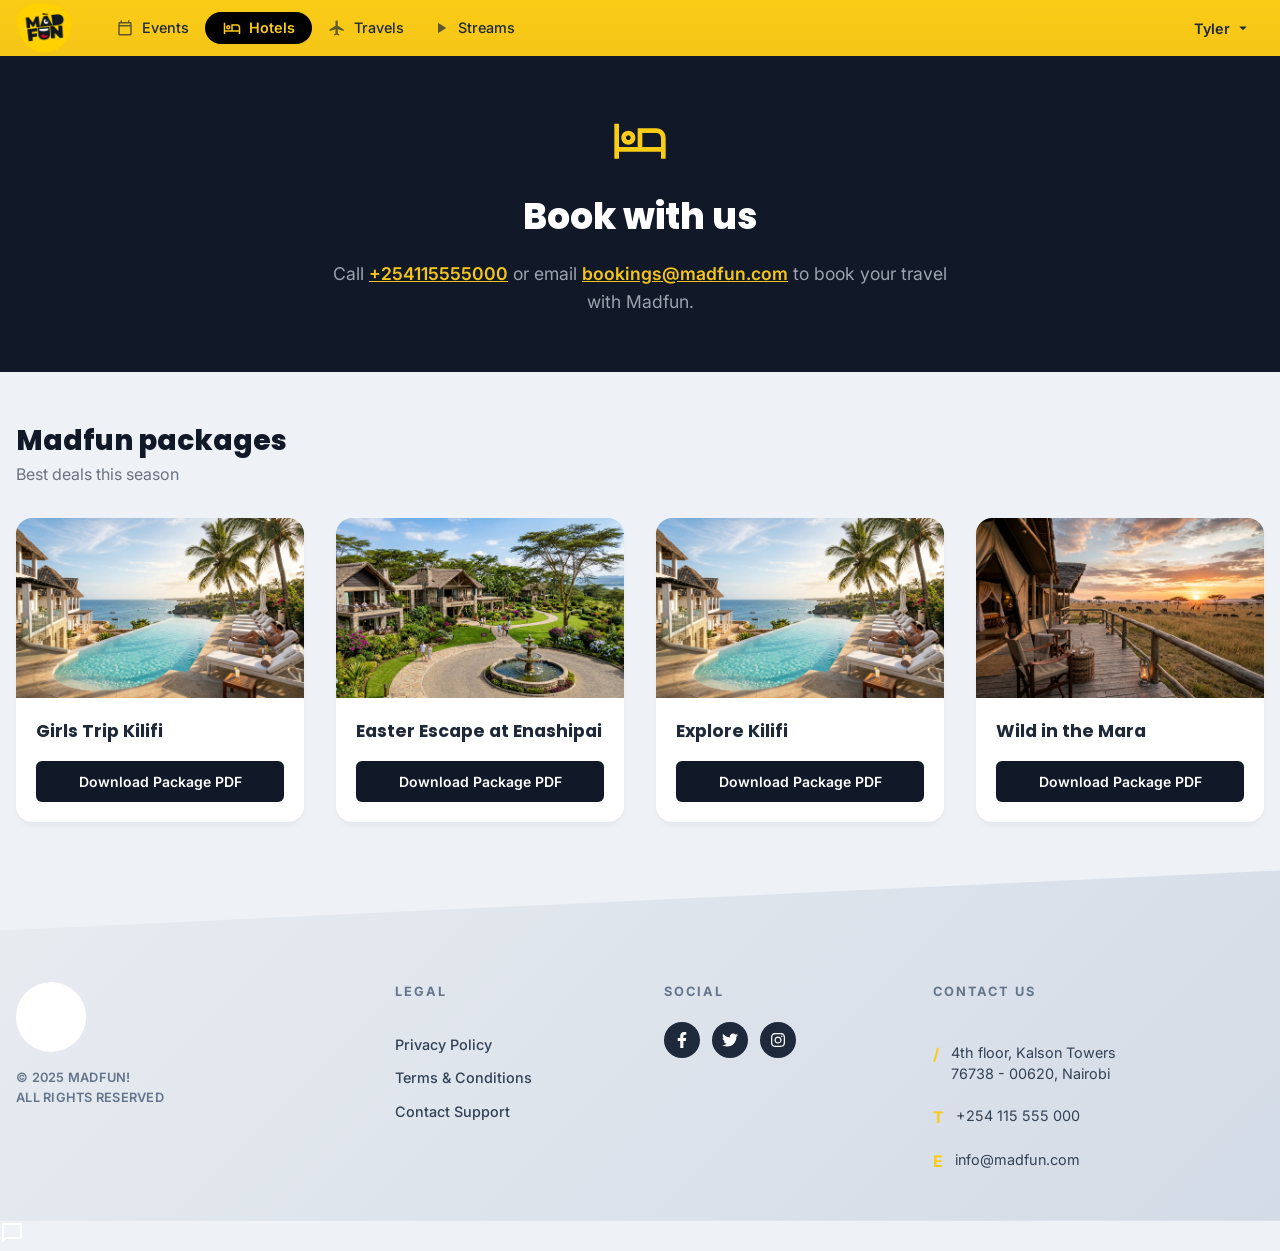
<file: account-hotels.html>
<!DOCTYPE html>
<html lang="en">
<head>
    <meta charset="utf-8" />
    <meta name="viewport" content="width=device-width, initial-scale=1" />
    <title>Book Hotels - Madfun</title>
    <meta name="description" content="Book Hotels on Madfun" />
    <link rel="icon" href="https://madfun.online/favicon.ico" type="image/x-icon" sizes="50x50" />
    <link rel="preconnect" href="https://fonts.googleapis.com" />
    <link rel="preconnect" href="https://fonts.gstatic.com" crossorigin />
    <link href="https://fonts.googleapis.com/css2?family=Barlow:wght@300;400;500;600;700;800&family=Poppins:wght@400;500;600;700;800&family=Inter:wght@400;500;600;700&display=swap" rel="stylesheet" />
    <link rel="stylesheet" href="styles.css" />
</head>
<body class="account-body">
    <!-- ACCOUNT NAVBAR -->
    <nav class="account-navbar">
        <div class="account-nav-inner">
            <div class="account-nav-left">
                <a href="index.html" class="nav-logo">
                    <img alt="Madfun Logo" width="56" height="50" src="/madfun.png" />
                </a>
                <div class="account-nav-links">
                    <a href="account-events.html">
                        <svg stroke="currentColor" fill="currentColor" stroke-width="0" viewBox="0 0 24 24" width="18" height="18"><path d="M19 4h-1V2h-2v2H8V2H6v2H5c-1.11 0-1.99.9-1.99 2L3 20c0 1.1.89 2 2 2h14c1.1 0 2-.9 2-2V6c0-1.1-.9-2-2-2zm0 16H5V10h14v10zm0-12H5V6h14v2z"></path></svg>
                        Events
                    </a>
                    <a href="account-hotels.html" class="active">
                        <svg stroke="currentColor" fill="currentColor" stroke-width="0" viewBox="0 0 24 24" width="18" height="18"><path d="M7 14c1.66 0 3-1.34 3-3S8.66 8 7 8s-3 1.34-3 3 1.34 3 3 3zm0-4c.55 0 1 .45 1 1s-.45 1-1 1-1-.45-1-1 .45-1 1-1zm12-3h-8v8H3V5H1v15h2v-3h18v3h2v-9c0-2.21-1.79-4-4-4zm2 8h-8V9h6c1.1 0 2 .9 2 2v4z"></path></svg>
                        Hotels
                    </a>
                    <a href="account-travels.html">
                        <svg stroke="currentColor" fill="currentColor" stroke-width="0" viewBox="0 0 24 24" width="18" height="18"><path d="M21 16v-2l-8-5V3.5c0-.83-.67-1.5-1.5-1.5S10 2.67 10 3.5V9l-8 5v2l8-2.5V19l-2 1.5V22l3.5-1 3.5 1v-1.5L13 19v-5.5l8 2.5z"></path></svg>
                        Travels
                    </a>
                    <a href="account-streams.html">
                        <svg stroke="currentColor" fill="currentColor" stroke-width="0" viewBox="0 0 24 24" width="18" height="18"><path d="M8 5v14l11-7z"></path></svg>
                        Streams
                    </a>
                </div>
            </div>
            <div class="account-nav-right">
                <div class="user-menu" id="userMenu">
                    <button class="user-menu-btn" id="userMenuBtn">
                        <span id="userNameSpan">Tyler</span> <svg stroke="currentColor" fill="currentColor" stroke-width="0" viewBox="0 0 24 24" width="18" height="18"><path d="M7 10l5 5 5-5z"></path></svg>
                    </button>
                    <div class="user-dropdown" id="userDropdown">
                        <a href="account.html">My tickets</a>
                        <a href="auth.html" class="logout-link">Logout</a>
                    </div>
                </div>
            </div>
        </div>
    </nav>

    <!-- HOTELS HERO -->
    <section class="hotels-hero-section">
        <div class="hotels-hero-inner">
            <div class="hotels-hero-icon">
                <svg stroke="currentColor" fill="currentColor" stroke-width="0" viewBox="0 0 24 24" width="56" height="56"><path d="M7 14c1.66 0 3-1.34 3-3S8.66 8 7 8s-3 1.34-3 3 1.34 3 3 3zm0-4c.55 0 1 .45 1 1s-.45 1-1 1-1-.45-1-1 .45-1 1-1zm12-3h-8v8H3V5H1v15h2v-3h18v3h2v-9c0-2.21-1.79-4-4-4zm2 8h-8V9h6c1.1 0 2 .9 2 2v4z"></path></svg>
            </div>
            <h1 class="hotels-hero-title">Book with us</h1>
            <p class="hotels-hero-text">Call <a href="tel:+254115555000" class="hotels-link">+254115555000</a> or email <a href="mailto:bookings@madfun.com" class="hotels-link">bookings@madfun.com</a> to book your travel with Madfun.</p>
        </div>
    </section>

    <!-- HOTELS PACKAGES -->
    <section class="hotels-packages-section">
        <div class="hotels-packages-container">
            <h2 class="packages-title">Madfun packages</h2>
            <p class="packages-subtitle">Best deals this season</p>

            <div class="packages-grid">
                <!-- Package 1 -->
                <div class="package-card">
                    <div class="package-card-img" style="background-image: url('images/hotels/kilifi.jpg');"></div>
                    <div class="package-card-content">
                        <h3 class="package-card-title">Girls Trip Kilifi</h3>
                        <a href="#" class="btn-package-download">Download Package PDF</a>
                    </div>
                </div>
                <!-- Package 2 -->
                <div class="package-card">
                    <div class="package-card-img" style="background-image: url('images/hotels/enashipai.jpg');"></div>
                    <div class="package-card-content">
                        <h3 class="package-card-title">Easter Escape at Enashipai</h3>
                        <a href="#" class="btn-package-download">Download Package PDF</a>
                    </div>
                </div>
                <!-- Package 3 -->
                <div class="package-card">
                    <div class="package-card-img" style="background-image: url('images/hotels/kilifi-2.jpg');"></div>
                    <div class="package-card-content">
                        <h3 class="package-card-title">Explore Kilifi</h3>
                        <a href="#" class="btn-package-download">Download Package PDF</a>
                    </div>
                </div>
                <!-- Package 4 -->
                <div class="package-card">
                    <div class="package-card-img" style="background-image: url('images/hotels/mara.jpg');"></div>
                    <div class="package-card-content">
                        <h3 class="package-card-title">Wild in the Mara</h3>
                        <a href="#" class="btn-package-download">Download Package PDF</a>
                    </div>
                </div>
            </div>
        </div>
    </section>

    <!-- FOOTER -->
    <footer class="account-footer">
        <div class="account-footer-inner">
            <div class="account-footer-brand">
                <a href="index.html">
                    <img alt="Madfun Logo" width="70" height="65" src="/madfun.png" style="filter: brightness(0) invert(1);" class="account-footer-logo" />
                </a>
                <p class="account-footer-copyright">&copy; 2025 MADFUN!<br>ALL RIGHTS RESERVED</p>
            </div>
            <div class="account-footer-legal">
                <h4 class="account-footer-heading">LEGAL</h4>
                <a href="#">Privacy Policy</a>
                <a href="#">Terms & Conditions</a>
                <a href="#">Contact Support</a>
            </div>
            <div class="account-footer-social">
                <h4 class="account-footer-heading">SOCIAL</h4>
                <div class="account-social-icons">
                    <a href="#" class="social-icon-circle" aria-label="Facebook">
                        <svg viewBox="0 0 320 512" width="16" height="16" fill="currentColor"><path d="M279.14 288l14.22-92.66h-88.91v-60.13c0-25.35 12.42-50.06 52.24-50.06h40.42V6.26S260.43 0 225.36 0c-73.22 0-121.08 44.38-121.08 124.72v70.62H22.89V288h81.39v224h100.17V288z"></path></svg>
                    </a>
                    <a href="#" class="social-icon-circle" aria-label="Twitter">
                        <svg viewBox="0 0 512 512" width="16" height="16" fill="currentColor"><path d="M459.37 151.716c.325 4.548.325 9.097.325 13.645 0 138.72-105.583 298.558-298.558 298.558-59.452 0-114.68-17.219-161.137-47.106 8.447.974 16.568 1.299 25.34 1.299 49.055 0 94.213-16.568 130.274-44.832-46.132-.975-84.792-31.188-98.112-72.772 6.498.974 12.995 1.624 19.818 1.624 9.421 0 18.843-1.3 27.614-3.573-48.081-9.747-84.143-51.98-84.143-102.985v-1.299c13.969 7.797 30.214 12.67 47.431 13.319-28.264-18.843-46.781-51.005-46.781-87.391 0-19.492 5.197-37.36 14.294-52.954 51.655 63.675 129.3 105.258 216.365 109.807-1.624-7.797-2.599-15.918-2.599-24.04 0-57.828 46.782-104.934 104.934-104.934 30.213 0 57.502 12.67 76.67 33.137 23.715-4.548 46.456-13.32 66.599-25.34-7.798 24.366-24.366 44.833-46.132 57.827 21.117-2.273 41.584-8.122 60.426-16.243-14.292 20.791-32.161 39.308-52.628 54.253z"></path></svg>
                    </a>
                    <a href="#" class="social-icon-circle" aria-label="Instagram">
                        <svg viewBox="0 0 448 512" width="16" height="16" fill="currentColor"><path d="M224.1 141c-63.6 0-114.9 51.3-114.9 114.9s51.3 114.9 114.9 114.9S339 319.5 339 255.9 287.7 141 224.1 141zm0 189.6c-41.1 0-74.7-33.5-74.7-74.7s33.5-74.7 74.7-74.7 74.7 33.5 74.7 74.7-33.6 74.7-74.7 74.7zm146.4-194.3c0 14.9-12 26.8-26.8 26.8-14.9 0-26.8-12-26.8-26.8s12-26.8 26.8-26.8 26.8 12 26.8 26.8zm76.1 27.2c-1.7-35.9-9.9-67.7-36.2-93.9-26.2-26.2-58-34.4-93.9-36.2-37-2.1-147.9-2.1-184.9 0-35.8 1.7-67.6 9.9-93.9 36.1s-34.4 58-36.2 93.9c-2.1 37-2.1 147.9 0 184.9 1.7 35.9 9.9 67.7 36.2 93.9s58 34.4 93.9 36.2c37 2.1 147.9 2.1 184.9 0 35.9-1.7 67.7-9.9 93.9-36.2 26.2-26.2 34.4-58 36.2-93.9 2.1-37 2.1-147.8 0-184.8zM398.8 388c-7.8 19.6-22.9 34.7-42.6 42.6-29.5 11.7-99.5 9-132.1 9s-102.7 2.6-132.1-9c-19.6-7.8-34.7-22.9-42.6-42.6-11.7-29.5-9-99.5-9-132.1s-2.6-102.7 9-132.1c7.8-19.6 22.9-34.7 42.6-42.6 29.5-11.7 99.5-9 132.1-9s102.7-2.6 132.1 9c19.6 7.8 34.7 22.9 42.6 42.6 11.7 29.5 9 99.5 9 132.1s2.7 102.7-9 132.1z"></path></svg>
                    </a>
                </div>
            </div>
            <div class="account-footer-contact">
                <h4 class="account-footer-heading">CONTACT US</h4>
                <div class="contact-detail">
                    <span class="contact-letter">/</span>
                    <span>4th floor, Kalson Towers<br>76738 - 00620, Nairobi</span>
                </div>
                <div class="contact-detail">
                    <span class="contact-letter phone">T</span>
                    <span>+254 115 555 000</span>
                </div>
                <div class="contact-detail">
                    <span class="contact-letter email">E</span>
                    <span>info@madfun.com</span>
                </div>
            </div>
        </div>
    </footer>

    <!-- Chat floating button -->
    <div class="floating-buttons">
        <button class="chat-btn" aria-label="Chat with us">
            <svg viewBox="0 0 24 24" width="24" height="24" fill="white"><path d="M20 2H4c-1.1 0-2 .9-2 2v18l4-4h14c1.1 0 2-.9 2-2V4c0-1.1-.9-2-2-2zm0 14H6l-2 2V4h16v12z"></path></svg>
        </button>
    </div>

    <script src="script.js"></script>
    <script>
        document.addEventListener('DOMContentLoaded', function() {
            // Restore user name
            const userName = localStorage.getItem('madfun_user') || 'Tyler';
            document.getElementById('userNameSpan').innerText = userName;

            // User dropdown
            const userMenuBtn = document.getElementById('userMenuBtn');
            const userDropdown = document.getElementById('userDropdown');
            if (userMenuBtn && userDropdown) {
                userMenuBtn.addEventListener('click', function() {
                    userDropdown.classList.toggle('open');
                });
                document.addEventListener('click', function(e) {
                    if (!e.target.closest('.user-menu')) {
                        userDropdown.classList.remove('open');
                    }
                });
            }
        });
    </script>
</body>
</html>
</file>
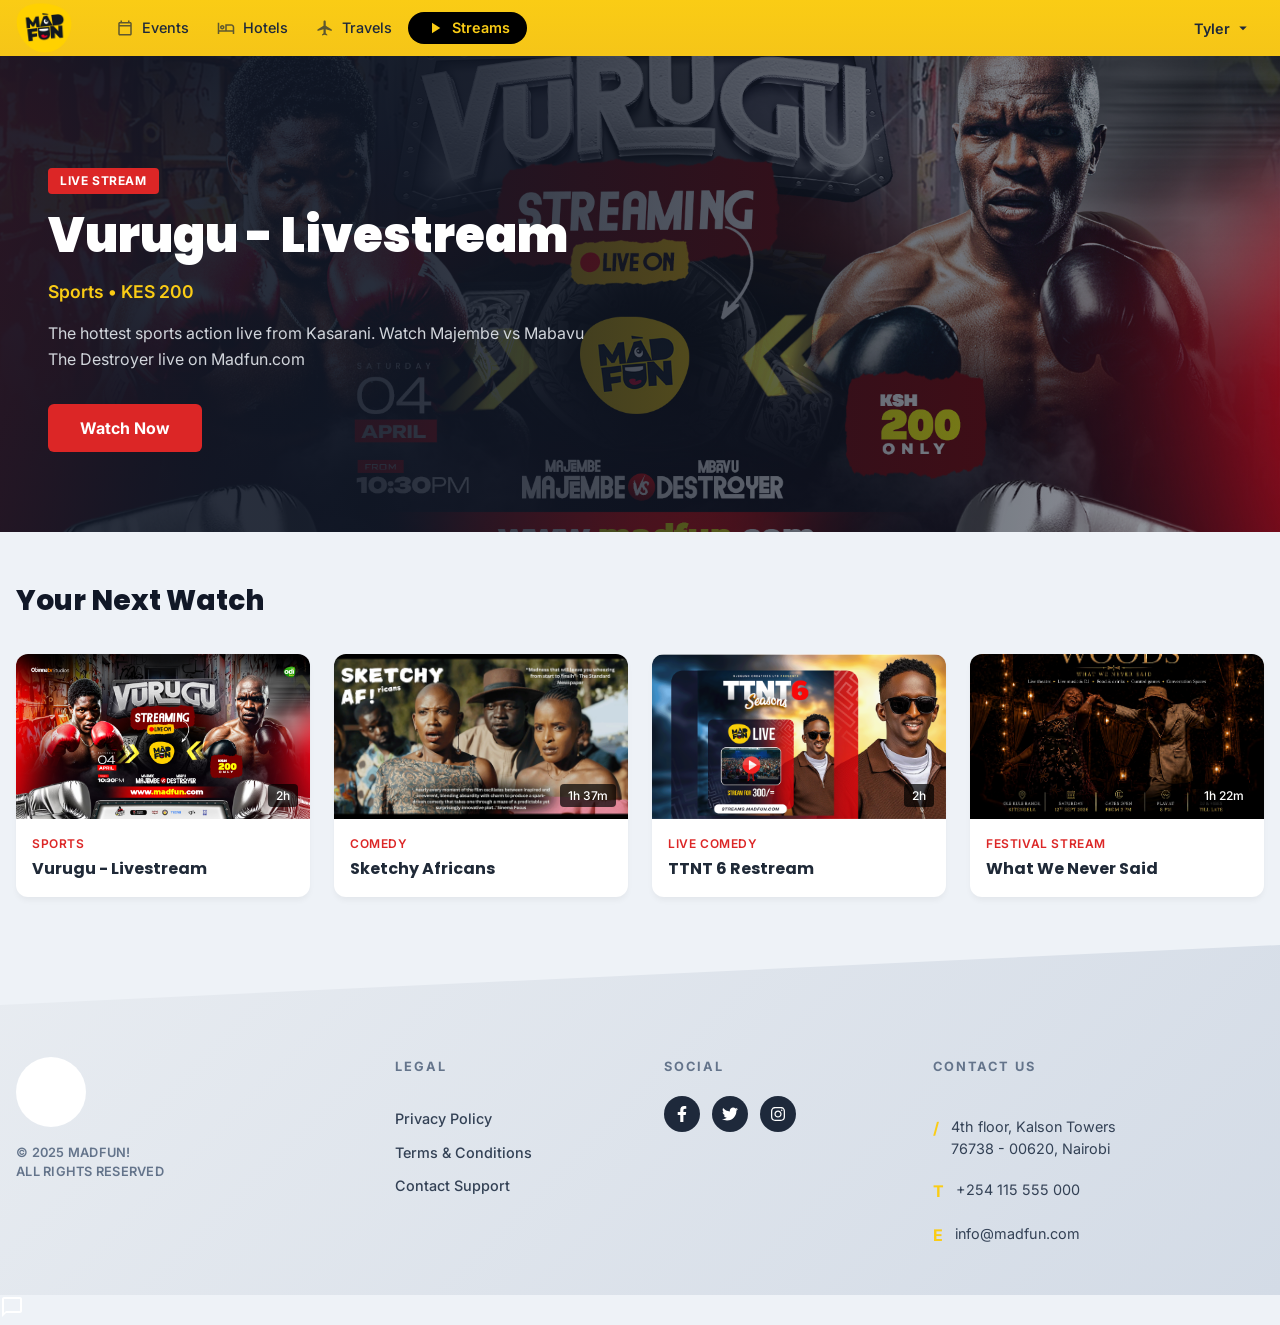
<file: account-streams.html>
<!DOCTYPE html>
<html lang="en">
<head>
    <meta charset="utf-8" />
    <meta name="viewport" content="width=device-width, initial-scale=1" />
    <title>Streams - Madfun</title>
    <meta name="description" content="Watch Streams on Madfun" />
    <link rel="icon" href="https://madfun.online/favicon.ico" type="image/x-icon" sizes="50x50" />
    <link rel="preconnect" href="https://fonts.googleapis.com" />
    <link rel="preconnect" href="https://fonts.gstatic.com" crossorigin />
    <link href="https://fonts.googleapis.com/css2?family=Barlow:wght@300;400;500;600;700;800&family=Poppins:wght@400;500;600;700;800&family=Inter:wght@400;500;600;700&display=swap" rel="stylesheet" />
    <link rel="stylesheet" href="styles.css" />
</head>
<body class="account-body">
    <!-- ACCOUNT NAVBAR -->
    <nav class="account-navbar">
        <div class="account-nav-inner">
            <div class="account-nav-left">
                <a href="index.html" class="nav-logo">
                    <img alt="Madfun Logo" width="56" height="50" src="/madfun.png" />
                </a>
                <div class="account-nav-links">
                    <a href="account-events.html">
                        <svg stroke="currentColor" fill="currentColor" stroke-width="0" viewBox="0 0 24 24" width="18" height="18"><path d="M19 4h-1V2h-2v2H8V2H6v2H5c-1.11 0-1.99.9-1.99 2L3 20c0 1.1.89 2 2 2h14c1.1 0 2-.9 2-2V6c0-1.1-.9-2-2-2zm0 16H5V10h14v10zm0-12H5V6h14v2z"></path></svg>
                        Events
                    </a>
                    <a href="account-hotels.html">
                        <svg stroke="currentColor" fill="currentColor" stroke-width="0" viewBox="0 0 24 24" width="18" height="18"><path d="M7 14c1.66 0 3-1.34 3-3S8.66 8 7 8s-3 1.34-3 3 1.34 3 3 3zm0-4c.55 0 1 .45 1 1s-.45 1-1 1-1-.45-1-1 .45-1 1-1zm12-3h-8v8H3V5H1v15h2v-3h18v3h2v-9c0-2.21-1.79-4-4-4zm2 8h-8V9h6c1.1 0 2 .9 2 2v4z"></path></svg>
                        Hotels
                    </a>
                    <a href="account-travels.html">
                        <svg stroke="currentColor" fill="currentColor" stroke-width="0" viewBox="0 0 24 24" width="18" height="18"><path d="M21 16v-2l-8-5V3.5c0-.83-.67-1.5-1.5-1.5S10 2.67 10 3.5V9l-8 5v2l8-2.5V19l-2 1.5V22l3.5-1 3.5 1v-1.5L13 19v-5.5l8 2.5z"></path></svg>
                        Travels
                    </a>
                    <a href="account-streams.html" class="active">
                        <svg stroke="currentColor" fill="currentColor" stroke-width="0" viewBox="0 0 24 24" width="18" height="18"><path d="M8 5v14l11-7z"></path></svg>
                        Streams
                    </a>
                </div>
            </div>
            <div class="account-nav-right">
                <div class="user-menu" id="userMenu">
                    <button class="user-menu-btn" id="userMenuBtn">
                        <span id="userNameSpan">Tyler</span> <svg stroke="currentColor" fill="currentColor" stroke-width="0" viewBox="0 0 24 24" width="18" height="18"><path d="M7 10l5 5 5-5z"></path></svg>
                    </button>
                    <div class="user-dropdown" id="userDropdown">
                        <a href="account.html">My tickets</a>
                        <a href="auth.html" class="logout-link">Logout</a>
                    </div>
                </div>
            </div>
        </div>
    </nav>

    <!-- STREAMS HERO -->
    <section class="streams-hero-showcase" style="background-image: url('images/streams/vurugu-boxing.jpg');">
        <div class="showcase-bg"></div>
        <div class="showcase-content">
            <div class="showcase-badge">Live Stream</div>
            <h1 class="showcase-title">Vurugu - Livestream</h1>
            <p class="showcase-meta">Sports &bull; KES 200</p>
            <p class="showcase-desc">The hottest sports action live from Kasarani. Watch Majembe vs Mabavu The Destroyer live on Madfun.com</p>
            <button class="btn-watch-now">Watch Now</button>
        </div>
    </section>

    <!-- YOUR NEXT WATCH -->
    <section class="next-watch-section">
        <div class="next-watch-container">
            <h2 class="next-watch-title">Your Next Watch</h2>
            
            <div class="streams-grid-layout">
                <!-- Stream 1 -->
                <div class="stream-card-item">
                    <div class="stream-card-img" style="background-image: url('images/streams/vurugu-boxing.jpg');">
                        <span class="stream-duration">2h</span>
                        <div class="play-overlay">
                            <svg stroke="currentColor" fill="currentColor" stroke-width="0" viewBox="0 0 24 24" width="36" height="36"><path d="M8 5v14l11-7z"></path></svg>
                        </div>
                    </div>
                    <div class="stream-card-meta">
                        <span class="stream-tag">Sports</span>
                        <h3 class="stream-title-text">Vurugu - Livestream</h3>
                    </div>
                </div>
                <!-- Stream 2 -->
                <div class="stream-card-item">
                    <div class="stream-card-img" style="background-image: url('images/streams/sketchy-africans.jpg');">
                        <span class="stream-duration">1h 37m</span>
                        <div class="play-overlay">
                            <svg stroke="currentColor" fill="currentColor" stroke-width="0" viewBox="0 0 24 24" width="36" height="36"><path d="M8 5v14l11-7z"></path></svg>
                        </div>
                    </div>
                    <div class="stream-card-meta">
                        <span class="stream-tag">Comedy</span>
                        <h3 class="stream-title-text">Sketchy Africans</h3>
                    </div>
                </div>
                <!-- Stream 3 -->
                <div class="stream-card-item">
                    <div class="stream-card-img" style="background-image: url('images/streams/ttnt6-restream.png');">
                        <span class="stream-duration">2h</span>
                        <div class="play-overlay">
                            <svg stroke="currentColor" fill="currentColor" stroke-width="0" viewBox="0 0 24 24" width="36" height="36"><path d="M8 5v14l11-7z"></path></svg>
                        </div>
                    </div>
                    <div class="stream-card-meta">
                        <span class="stream-tag">Live Comedy</span>
                        <h3 class="stream-title-text">TTNT 6 Restream</h3>
                    </div>
                </div>
                <!-- Stream 4 -->
                <div class="stream-card-item">
                    <div class="stream-card-img" style="background-image: url('images/events/what-we-never-said.jpg');">
                        <span class="stream-duration">1h 22m</span>
                        <div class="play-overlay">
                            <svg stroke="currentColor" fill="currentColor" stroke-width="0" viewBox="0 0 24 24" width="36" height="36"><path d="M8 5v14l11-7z"></path></svg>
                        </div>
                    </div>
                    <div class="stream-card-meta">
                        <span class="stream-tag">Festival Stream</span>
                        <h3 class="stream-title-text">What We Never Said</h3>
                    </div>
                </div>
            </div>
        </div>
    </section>

    <!-- FOOTER -->
    <footer class="account-footer">
        <div class="account-footer-inner">
            <div class="account-footer-brand">
                <a href="index.html">
                    <img alt="Madfun Logo" width="70" height="65" src="/madfun.png" style="filter: brightness(0) invert(1);" class="account-footer-logo" />
                </a>
                <p class="account-footer-copyright">&copy; 2025 MADFUN!<br>ALL RIGHTS RESERVED</p>
            </div>
            <div class="account-footer-legal">
                <h4 class="account-footer-heading">LEGAL</h4>
                <a href="#">Privacy Policy</a>
                <a href="#">Terms & Conditions</a>
                <a href="#">Contact Support</a>
            </div>
            <div class="account-footer-social">
                <h4 class="account-footer-heading">SOCIAL</h4>
                <div class="account-social-icons">
                    <a href="#" class="social-icon-circle" aria-label="Facebook">
                        <svg viewBox="0 0 320 512" width="16" height="16" fill="currentColor"><path d="M279.14 288l14.22-92.66h-88.91v-60.13c0-25.35 12.42-50.06 52.24-50.06h40.42V6.26S260.43 0 225.36 0c-73.22 0-121.08 44.38-121.08 124.72v70.62H22.89V288h81.39v224h100.17V288z"></path></svg>
                    </a>
                    <a href="#" class="social-icon-circle" aria-label="Twitter">
                        <svg viewBox="0 0 512 512" width="16" height="16" fill="currentColor"><path d="M459.37 151.716c.325 4.548.325 9.097.325 13.645 0 138.72-105.583 298.558-298.558 298.558-59.452 0-114.68-17.219-161.137-47.106 8.447.974 16.568 1.299 25.34 1.299 49.055 0 94.213-16.568 130.274-44.832-46.132-.975-84.792-31.188-98.112-72.772 6.498.974 12.995 1.624 19.818 1.624 9.421 0 18.843-1.3 27.614-3.573-48.081-9.747-84.143-51.98-84.143-102.985v-1.299c13.969 7.797 30.214 12.67 47.431 13.319-28.264-18.843-46.781-51.005-46.781-87.391 0-19.492 5.197-37.36 14.294-52.954 51.655 63.675 129.3 105.258 216.365 109.807-1.624-7.797-2.599-15.918-2.599-24.04 0-57.828 46.782-104.934 104.934-104.934 30.213 0 57.502 12.67 76.67 33.137 23.715-4.548 46.456-13.32 66.599-25.34-7.798 24.366-24.366 44.833-46.132 57.827 21.117-2.273 41.584-8.122 60.426-16.243-14.292 20.791-32.161 39.308-52.628 54.253z"></path></svg>
                    </a>
                    <a href="#" class="social-icon-circle" aria-label="Instagram">
                        <svg viewBox="0 0 448 512" width="16" height="16" fill="currentColor"><path d="M224.1 141c-63.6 0-114.9 51.3-114.9 114.9s51.3 114.9 114.9 114.9S339 319.5 339 255.9 287.7 141 224.1 141zm0 189.6c-41.1 0-74.7-33.5-74.7-74.7s33.5-74.7 74.7-74.7 74.7 33.5 74.7 74.7-33.6 74.7-74.7 74.7zm146.4-194.3c0 14.9-12 26.8-26.8 26.8-14.9 0-26.8-12-26.8-26.8s12-26.8 26.8-26.8 26.8 12 26.8 26.8zm76.1 27.2c-1.7-35.9-9.9-67.7-36.2-93.9-26.2-26.2-58-34.4-93.9-36.2-37-2.1-147.9-2.1-184.9 0-35.8 1.7-67.6 9.9-93.9 36.1s-34.4 58-36.2 93.9c-2.1 37-2.1 147.9 0 184.9 1.7 35.9 9.9 67.7 36.2 93.9s58 34.4 93.9 36.2c37 2.1 147.9 2.1 184.9 0 35.9-1.7 67.7-9.9 93.9-36.2 26.2-26.2 34.4-58 36.2-93.9 2.1-37 2.1-147.8 0-184.8zM398.8 388c-7.8 19.6-22.9 34.7-42.6 42.6-29.5 11.7-99.5 9-132.1 9s-102.7 2.6-132.1-9c-19.6-7.8-34.7-22.9-42.6-42.6-11.7-29.5-9-99.5-9-132.1s-2.6-102.7 9-132.1c7.8-19.6 22.9-34.7 42.6-42.6 29.5-11.7 99.5-9 132.1-9s102.7-2.6 132.1 9c19.6 7.8 34.7 22.9 42.6 42.6 11.7 29.5 9 99.5 9 132.1s2.7 102.7-9 132.1z"></path></svg>
                    </a>
                </div>
            </div>
            <div class="account-footer-contact">
                <h4 class="account-footer-heading">CONTACT US</h4>
                <div class="contact-detail">
                    <span class="contact-letter">/</span>
                    <span>4th floor, Kalson Towers<br>76738 - 00620, Nairobi</span>
                </div>
                <div class="contact-detail">
                    <span class="contact-letter phone">T</span>
                    <span>+254 115 555 000</span>
                </div>
                <div class="contact-detail">
                    <span class="contact-letter email">E</span>
                    <span>info@madfun.com</span>
                </div>
            </div>
        </div>
    </footer>

    <!-- Chat floating button -->
    <div class="floating-buttons">
        <button class="chat-btn" aria-label="Chat with us">
            <svg viewBox="0 0 24 24" width="24" height="24" fill="white"><path d="M20 2H4c-1.1 0-2 .9-2 2v18l4-4h14c1.1 0 2-.9 2-2V4c0-1.1-.9-2-2-2zm0 14H6l-2 2V4h16v12z"></path></svg>
        </button>
    </div>

    <script src="script.js"></script>
    <script>
        document.addEventListener('DOMContentLoaded', function() {
            // Restore user name
            const userName = localStorage.getItem('madfun_user') || 'Tyler';
            document.getElementById('userNameSpan').innerText = userName;

            // User dropdown
            const userMenuBtn = document.getElementById('userMenuBtn');
            const userDropdown = document.getElementById('userDropdown');
            if (userMenuBtn && userDropdown) {
                userMenuBtn.addEventListener('click', function() {
                    userDropdown.classList.toggle('open');
                });
                document.addEventListener('click', function(e) {
                    if (!e.target.closest('.user-menu')) {
                        userDropdown.classList.remove('open');
                    }
                });
            }
        });
    </script>
</body>
</html>
</file>
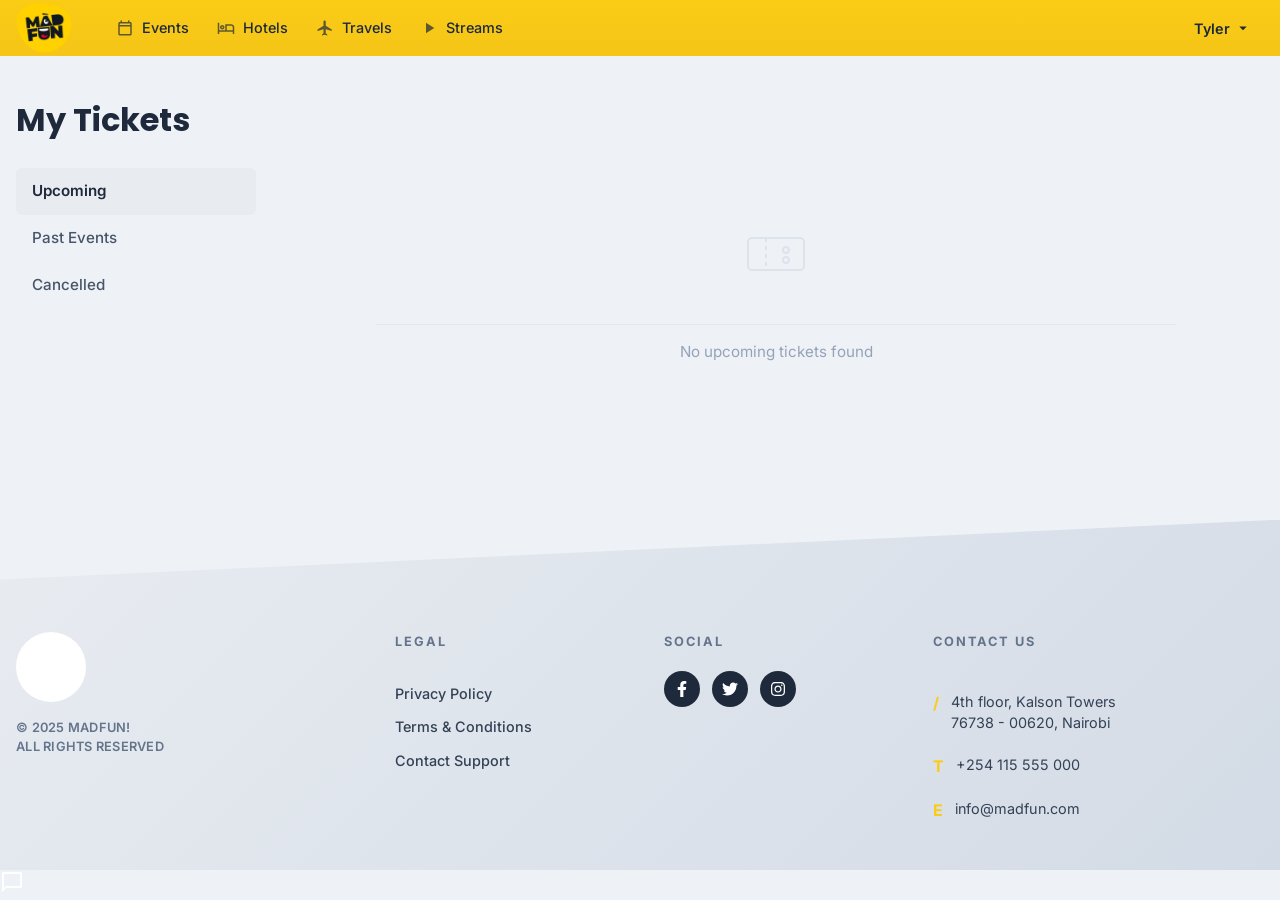
<file: account.html>
<!DOCTYPE html>
<html lang="en">
<head>
    <meta charset="utf-8" />
    <meta name="viewport" content="width=device-width, initial-scale=1" />
    <title>My Tickets - Madfun</title>
    <meta name="description" content="My Tickets - Madfun Account" />
    <link rel="icon" href="https://madfun.online/favicon.ico" type="image/x-icon" sizes="50x50" />
    <link rel="preconnect" href="https://fonts.googleapis.com" />
    <link rel="preconnect" href="https://fonts.gstatic.com" crossorigin />
    <link href="https://fonts.googleapis.com/css2?family=Barlow:wght@300;400;500;600;700;800&family=Poppins:wght@400;500;600;700;800&family=Inter:wght@400;500;600;700&display=swap" rel="stylesheet" />
    <link rel="stylesheet" href="styles.css" />
</head>
<body class="account-body">
    <!-- ACCOUNT NAVBAR -->
    <nav class="account-navbar">
        <div class="account-nav-inner">
            <div class="account-nav-left">
                <a href="index.html" class="nav-logo">
                    <img alt="Madfun Logo" width="56" height="50" src="/madfun.png" />
                </a>
                <div class="account-nav-links">
                    <a href="account-events.html">
                        <svg stroke="currentColor" fill="currentColor" stroke-width="0" viewBox="0 0 24 24" width="18" height="18"><path d="M19 4h-1V2h-2v2H8V2H6v2H5c-1.11 0-1.99.9-1.99 2L3 20c0 1.1.89 2 2 2h14c1.1 0 2-.9 2-2V6c0-1.1-.9-2-2-2zm0 16H5V10h14v10zm0-12H5V6h14v2z"></path></svg>
                        Events
                    </a>
                    <a href="account-hotels.html">
                        <svg stroke="currentColor" fill="currentColor" stroke-width="0" viewBox="0 0 24 24" width="18" height="18"><path d="M7 14c1.66 0 3-1.34 3-3S8.66 8 7 8s-3 1.34-3 3 1.34 3 3 3zm0-4c.55 0 1 .45 1 1s-.45 1-1 1-1-.45-1-1 .45-1 1-1zm12-3h-8v8H3V5H1v15h2v-3h18v3h2v-9c0-2.21-1.79-4-4-4zm2 8h-8V9h6c1.1 0 2 .9 2 2v4z"></path></svg>
                        Hotels
                    </a>
                    <a href="account-travels.html">
                        <svg stroke="currentColor" fill="currentColor" stroke-width="0" viewBox="0 0 24 24" width="18" height="18"><path d="M21 16v-2l-8-5V3.5c0-.83-.67-1.5-1.5-1.5S10 2.67 10 3.5V9l-8 5v2l8-2.5V19l-2 1.5V22l3.5-1 3.5 1v-1.5L13 19v-5.5l8 2.5z"></path></svg>
                        Travels
                    </a>
                    <a href="account-streams.html">
                        <svg stroke="currentColor" fill="currentColor" stroke-width="0" viewBox="0 0 24 24" width="18" height="18"><path d="M8 5v14l11-7z"></path></svg>
                        Streams
                    </a>
                </div>
            </div>
            <div class="account-nav-right">
                <div class="user-menu" id="userMenu">
                    <button class="user-menu-btn" id="userMenuBtn">
                        <span id="userNameSpan">Tyler</span> <svg stroke="currentColor" fill="currentColor" stroke-width="0" viewBox="0 0 24 24" width="18" height="18"><path d="M7 10l5 5 5-5z"></path></svg>
                    </button>
                    <div class="user-dropdown" id="userDropdown">
                        <a href="account.html">My tickets</a>
                        <a href="auth.html" class="logout-link">Logout</a>
                    </div>
                </div>
            </div>
        </div>
    </nav>

    <!-- ACCOUNT CONTENT -->
    <main class="account-main">
        <div class="account-container">
            <h1 class="account-title">My Tickets</h1>
            <div class="account-layout">
                <!-- Sidebar -->
                <div class="account-sidebar">
                    <a href="account.html" class="sidebar-link active" data-tab="upcoming">Upcoming</a>
                    <a href="account.html#past" class="sidebar-link" data-tab="past">Past Events</a>
                    <a href="account.html#cancelled" class="sidebar-link" data-tab="cancelled">Cancelled</a>
                </div>
                <!-- Content -->
                <div class="account-content">
                    <!-- Upcoming Tab -->
                    <div class="ticket-tab active" id="tab-upcoming">
                        <div class="empty-state">
                            <div class="empty-icon">
                                <svg viewBox="0 0 64 64" width="64" height="64" fill="none" stroke="#cbd5e1" stroke-width="2">
                                    <rect x="4" y="16" width="56" height="32" rx="4" />
                                    <line x1="22" y1="16" x2="22" y2="48" stroke-dasharray="4 4" />
                                    <circle cx="42" cy="28" r="3" />
                                    <circle cx="42" cy="38" r="3" />
                                </svg>
                            </div>
                            <hr class="empty-divider" />
                            <p class="empty-text">No upcoming tickets found</p>
                        </div>
                    </div>
                    <!-- Past Events Tab -->
                    <div class="ticket-tab" id="tab-past">
                        <div class="empty-state">
                            <div class="empty-icon">
                                <svg viewBox="0 0 64 64" width="64" height="64" fill="none" stroke="#cbd5e1" stroke-width="2">
                                    <rect x="4" y="16" width="56" height="32" rx="4" />
                                    <line x1="22" y1="16" x2="22" y2="48" stroke-dasharray="4 4" />
                                    <circle cx="42" cy="28" r="3" />
                                    <circle cx="42" cy="38" r="3" />
                                </svg>
                            </div>
                            <hr class="empty-divider" />
                            <p class="empty-text">No Past events</p>
                        </div>
                    </div>
                    <!-- Cancelled Tab -->
                    <div class="ticket-tab" id="tab-cancelled">
                        <div class="empty-state">
                            <div class="empty-icon">
                                <svg viewBox="0 0 64 64" width="64" height="64" fill="none" stroke="#cbd5e1" stroke-width="2">
                                    <rect x="4" y="16" width="56" height="32" rx="4" />
                                    <line x1="22" y1="16" x2="22" y2="48" stroke-dasharray="4 4" />
                                    <circle cx="42" cy="28" r="3" />
                                    <circle cx="42" cy="38" r="3" />
                                </svg>
                            </div>
                            <hr class="empty-divider" />
                            <p class="empty-text">No cancelled events</p>
                        </div>
                    </div>
                </div>
            </div>
        </div>
    </main>

    <!-- ACCOUNT FOOTER -->
    <footer class="account-footer">
        <div class="account-footer-inner">
            <div class="account-footer-brand">
                <a href="index.html">
                    <img alt="Madfun Logo" width="70" height="65" src="/madfun.png" style="filter: brightness(0) invert(1);" class="account-footer-logo" />
                </a>
                <p class="account-footer-copyright">&copy; 2025 MADFUN!<br>ALL RIGHTS RESERVED</p>
            </div>
            <div class="account-footer-legal">
                <h4 class="account-footer-heading">LEGAL</h4>
                <a href="#">Privacy Policy</a>
                <a href="#">Terms & Conditions</a>
                <a href="#">Contact Support</a>
            </div>
            <div class="account-footer-social">
                <h4 class="account-footer-heading">SOCIAL</h4>
                <div class="account-social-icons">
                    <a href="#" class="social-icon-circle" aria-label="Facebook">
                        <svg viewBox="0 0 320 512" width="16" height="16" fill="currentColor"><path d="M279.14 288l14.22-92.66h-88.91v-60.13c0-25.35 12.42-50.06 52.24-50.06h40.42V6.26S260.43 0 225.36 0c-73.22 0-121.08 44.38-121.08 124.72v70.62H22.89V288h81.39v224h100.17V288z"></path></svg>
                    </a>
                    <a href="#" class="social-icon-circle" aria-label="Twitter">
                        <svg viewBox="0 0 512 512" width="16" height="16" fill="currentColor"><path d="M459.37 151.716c.325 4.548.325 9.097.325 13.645 0 138.72-105.583 298.558-298.558 298.558-59.452 0-114.68-17.219-161.137-47.106 8.447.974 16.568 1.299 25.34 1.299 49.055 0 94.213-16.568 130.274-44.832-46.132-.975-84.792-31.188-98.112-72.772 6.498.974 12.995 1.624 19.818 1.624 9.421 0 18.843-1.3 27.614-3.573-48.081-9.747-84.143-51.98-84.143-102.985v-1.299c13.969 7.797 30.214 12.67 47.431 13.319-28.264-18.843-46.781-51.005-46.781-87.391 0-19.492 5.197-37.36 14.294-52.954 51.655 63.675 129.3 105.258 216.365 109.807-1.624-7.797-2.599-15.918-2.599-24.04 0-57.828 46.782-104.934 104.934-104.934 30.213 0 57.502 12.67 76.67 33.137 23.715-4.548 46.456-13.32 66.599-25.34-7.798 24.366-24.366 44.833-46.132 57.827 21.117-2.273 41.584-8.122 60.426-16.243-14.292 20.791-32.161 39.308-52.628 54.253z"></path></svg>
                    </a>
                    <a href="#" class="social-icon-circle" aria-label="Instagram">
                        <svg viewBox="0 0 448 512" width="16" height="16" fill="currentColor"><path d="M224.1 141c-63.6 0-114.9 51.3-114.9 114.9s51.3 114.9 114.9 114.9S339 319.5 339 255.9 287.7 141 224.1 141zm0 189.6c-41.1 0-74.7-33.5-74.7-74.7s33.5-74.7 74.7-74.7 74.7 33.5 74.7 74.7-33.6 74.7-74.7 74.7zm146.4-194.3c0 14.9-12 26.8-26.8 26.8-14.9 0-26.8-12-26.8-26.8s12-26.8 26.8-26.8 26.8 12 26.8 26.8zm76.1 27.2c-1.7-35.9-9.9-67.7-36.2-93.9-26.2-26.2-58-34.4-93.9-36.2-37-2.1-147.9-2.1-184.9 0-35.8 1.7-67.6 9.9-93.9 36.1s-34.4 58-36.2 93.9c-2.1 37-2.1 147.9 0 184.9 1.7 35.9 9.9 67.7 36.2 93.9s58 34.4 93.9 36.2c37 2.1 147.9 2.1 184.9 0 35.9-1.7 67.7-9.9 93.9-36.2 26.2-26.2 34.4-58 36.2-93.9 2.1-37 2.1-147.8 0-184.8zM398.8 388c-7.8 19.6-22.9 34.7-42.6 42.6-29.5 11.7-99.5 9-132.1 9s-102.7 2.6-132.1-9c-19.6-7.8-34.7-22.9-42.6-42.6-11.7-29.5-9-99.5-9-132.1s-2.6-102.7 9-132.1c7.8-19.6 22.9-34.7 42.6-42.6 29.5-11.7 99.5-9 132.1-9s102.7-2.6 132.1 9c19.6 7.8 34.7 22.9 42.6 42.6 11.7 29.5 9 99.5 9 132.1s2.7 102.7-9 132.1z"></path></svg>
                    </a>
                </div>
            </div>
            <div class="account-footer-contact">
                <h4 class="account-footer-heading">CONTACT US</h4>
                <div class="contact-detail">
                    <span class="contact-letter">/</span>
                    <span>4th floor, Kalson Towers<br>76738 - 00620, Nairobi</span>
                </div>
                <div class="contact-detail">
                    <span class="contact-letter phone">T</span>
                    <span>+254 115 555 000</span>
                </div>
                <div class="contact-detail">
                    <span class="contact-letter email">E</span>
                    <span>info@madfun.com</span>
                </div>
            </div>
        </div>
    </footer>

    <!-- Chat floating button -->
    <div class="floating-buttons">
        <button class="chat-btn" aria-label="Chat with us">
            <svg viewBox="0 0 24 24" width="24" height="24" fill="white"><path d="M20 2H4c-1.1 0-2 .9-2 2v18l4-4h14c1.1 0 2-.9 2-2V4c0-1.1-.9-2-2-2zm0 14H6l-2 2V4h16v12z"></path></svg>
        </button>
    </div>

    <script src="script.js"></script>
    <script>
        // Tab switching for account page
        document.addEventListener('DOMContentLoaded', function() {
            const sidebarLinks = document.querySelectorAll('.sidebar-link');
            const tabs = document.querySelectorAll('.ticket-tab');

            function activateTab(tabName) {
                sidebarLinks.forEach(link => {
                    link.classList.toggle('active', link.dataset.tab === tabName);
                });
                tabs.forEach(tab => {
                    tab.classList.toggle('active', tab.id === 'tab-' + tabName);
                });
            }

            sidebarLinks.forEach(link => {
                link.addEventListener('click', function(e) {
                    e.preventDefault();
                    activateTab(this.dataset.tab);
                });
            });

            // Check hash on load
            const hash = window.location.hash.replace('#', '');
            if (hash && ['upcoming', 'past', 'cancelled'].includes(hash)) {
                activateTab(hash);
            }

            // Restore user name
            const userName = localStorage.getItem('madfun_user') || 'Tyler';
            document.getElementById('userNameSpan').innerText = userName;

            // User menu toggle
            const userMenuBtn = document.getElementById('userMenuBtn');
            const userDropdown = document.getElementById('userDropdown');
            if (userMenuBtn && userDropdown) {
                userMenuBtn.addEventListener('click', function() {
                    userDropdown.classList.toggle('open');
                });
                document.addEventListener('click', function(e) {
                    if (!e.target.closest('.user-menu')) {
                        userDropdown.classList.remove('open');
                    }
                });
            }
        });
    </script>
</body>
</html>
</file>
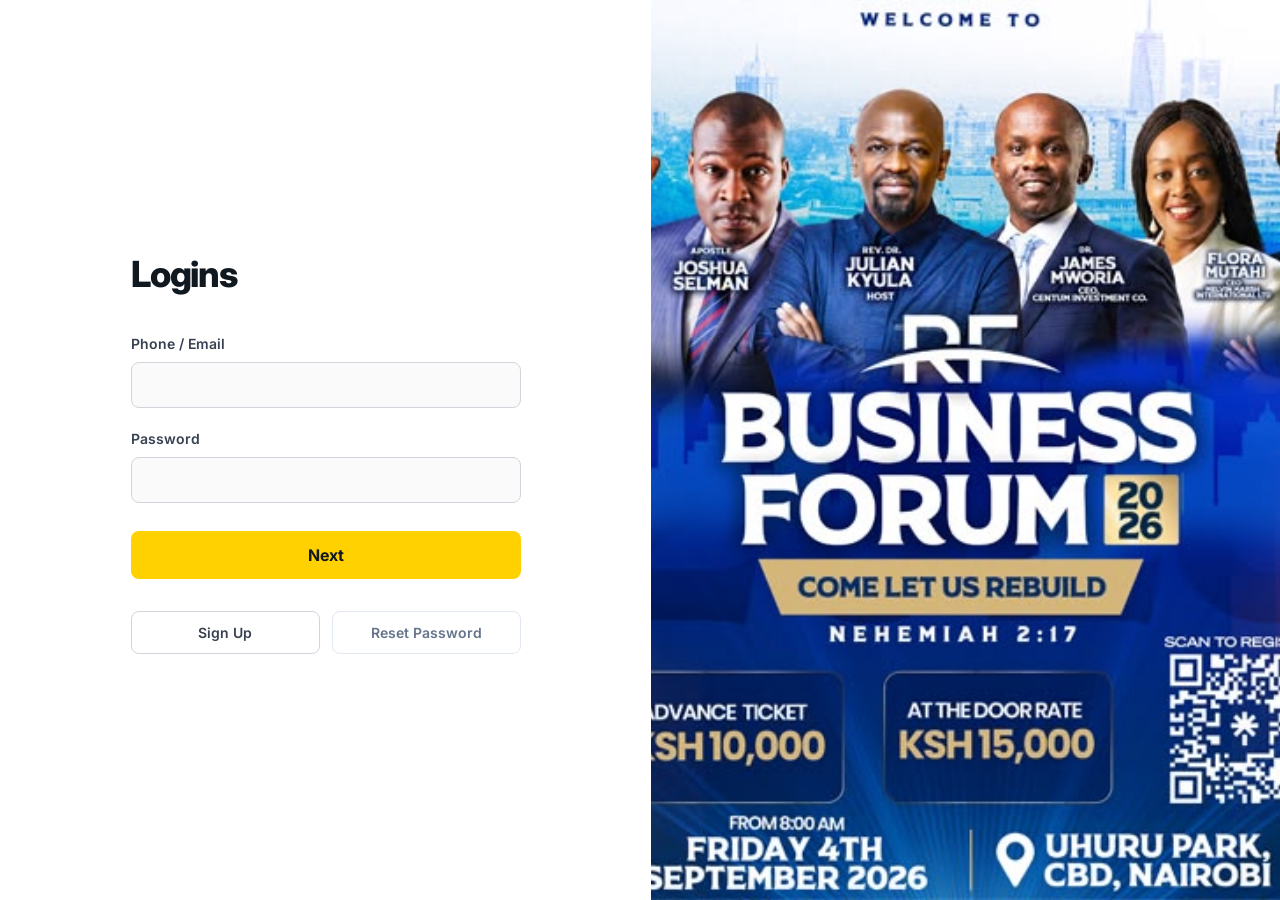
<file: auth.html>
<!DOCTYPE html>
<html lang="en">
<head>
    <meta charset="utf-8" />
    <meta name="viewport" content="width=device-width, initial-scale=1" />
    <title>Login - Madfun</title>
    <meta name="description" content="Login or Sign Up to Madfun" />
    <link rel="icon" href="https://madfun.online/favicon.ico" type="image/x-icon" sizes="50x50" />
    <link rel="preconnect" href="https://fonts.googleapis.com" />
    <link rel="preconnect" href="https://fonts.gstatic.com" crossorigin />
    <link href="https://fonts.googleapis.com/css2?family=Barlow:wght@300;400;500;600;700;800&family=Poppins:wght@400;500;600;700;800&family=Inter:wght@400;500;600;700&display=swap" rel="stylesheet" />
    <link rel="stylesheet" href="styles.css" />
</head>
<body class="auth-body">
    <div class="auth-container">
        <div class="auth-left">
            <div class="auth-form-wrap">
                <h1 class="auth-title">Logins</h1>
                <form class="auth-form" id="authForm" onsubmit="event.preventDefault(); var email = document.getElementById('phone-email').value || 'User'; localStorage.setItem('madfun_user', email.split('@')[0] || 'User'); var target = new URLSearchParams(window.location.search).get('redirect') || 'account.html'; window.location.href = target; return false;">
                    <div class="form-group">
                        <label for="phone-email">Phone / Email</label>
                        <input type="text" id="phone-email" name="phone-email" autocomplete="username" />
                    </div>
                    <div class="form-group">
                        <label for="password">Password</label>
                        <input type="password" id="password" name="password" autocomplete="current-password" />
                    </div>
                    <button type="submit" class="btn-next">Next</button>
                    <div class="auth-alt-actions">
                        <a href="#" class="btn-signup-alt">Sign Up</a>
                        <a href="#" class="btn-reset-alt">Reset Password</a>
                    </div>
                </form>
            </div>
        </div>
        <div class="auth-right">
            <img alt="Madfun Event" src="images/events/rhema-feast.jpg" />
        </div>
    </div>
</body>
</html>
</file>
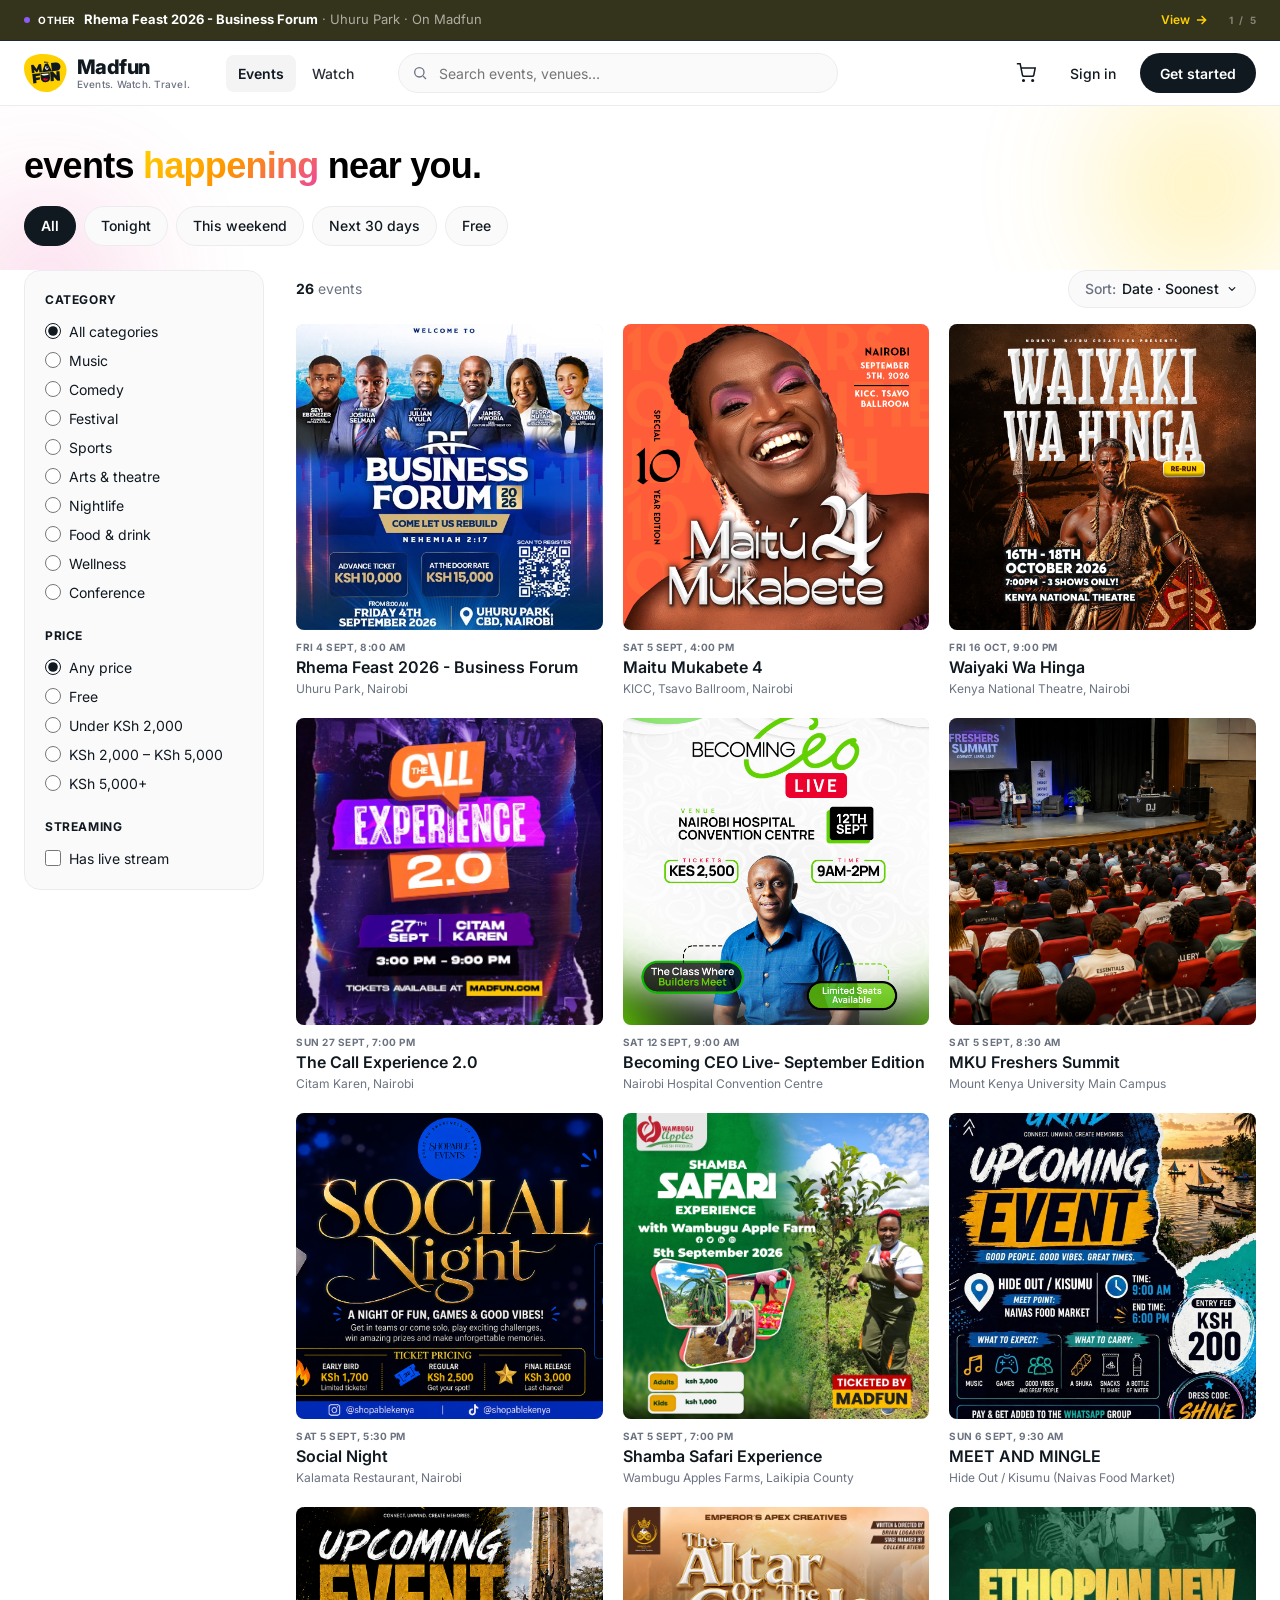
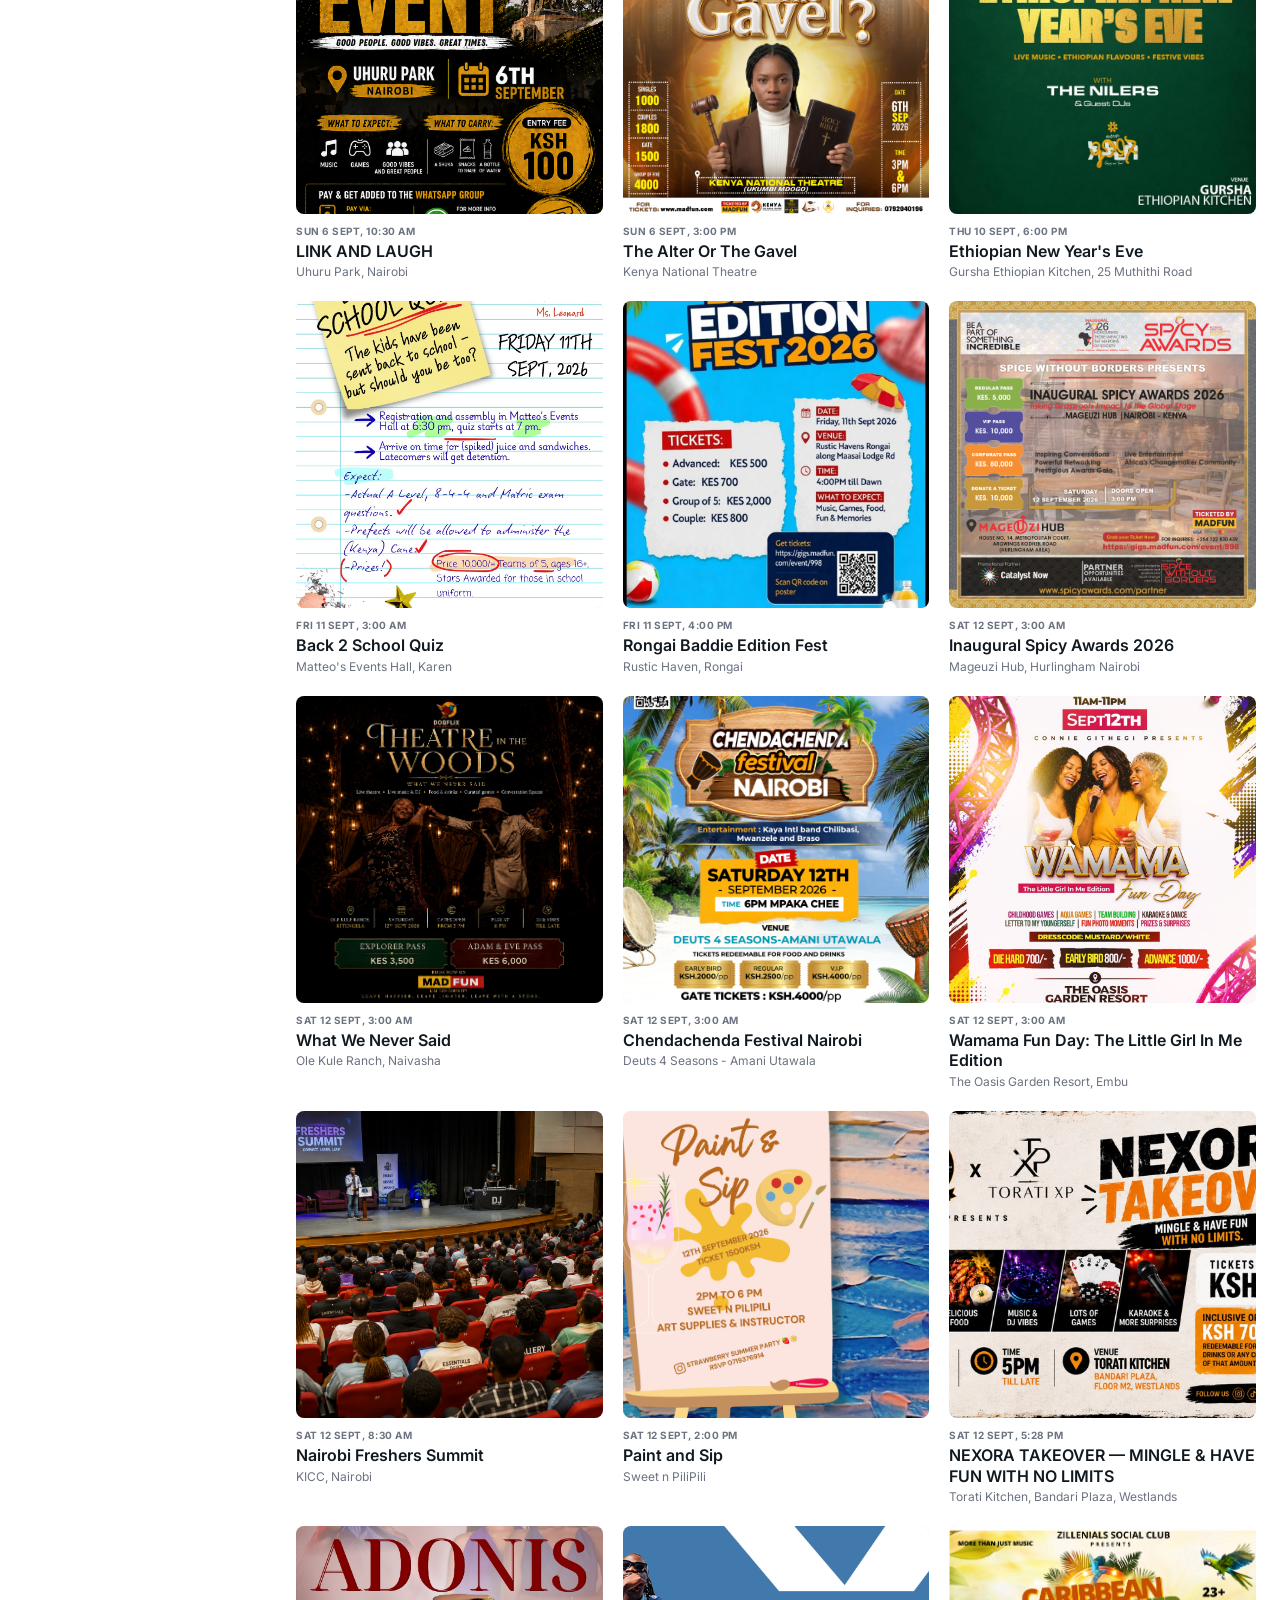
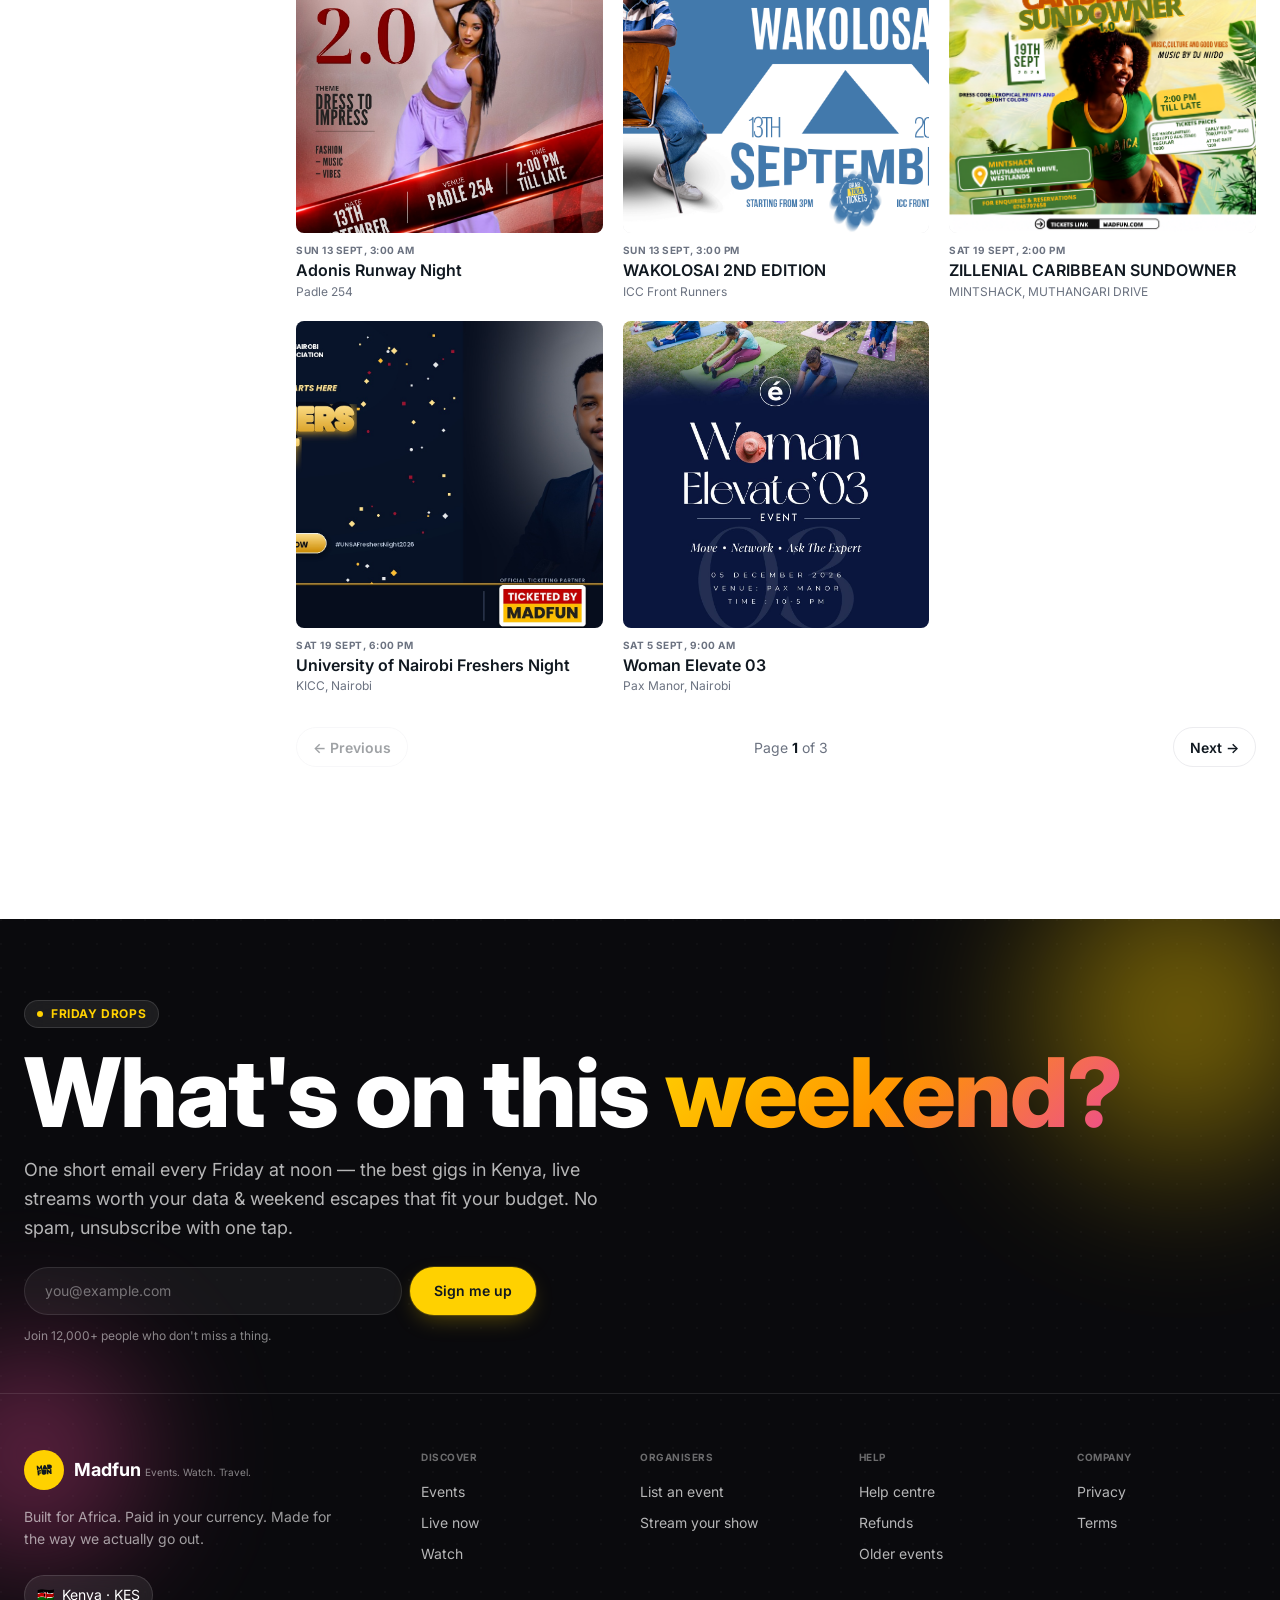
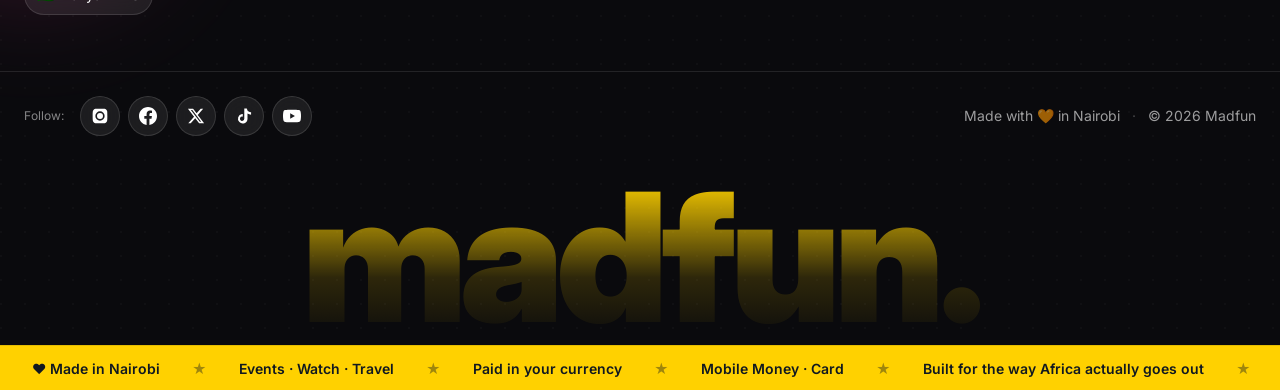
<file: events.html>
<!DOCTYPE html>
<html lang="en">
<head>
    <meta charset="utf-8" />
    <meta name="viewport" content="width=device-width, initial-scale=1" />
    <title>Events · Madfun</title>
    <meta name="description" content="Browse upcoming live events across Africa on Madfun." />
    
    <!-- Open Graph -->
    <meta property="og:title" content="Events · Madfun" />
    <meta property="og:description" content="Browse upcoming live events across Africa on Madfun." />
    <meta property="og:site_name" content="Madfun" />
    <meta property="og:type" content="website" />
    <meta property="og:image" content="images/events/rhema-feast.jpg" />
    <meta name="twitter:card" content="summary_large_image" />
    <meta name="twitter:title" content="Events · Madfun" />
    <meta name="twitter:description" content="Browse upcoming live events across Africa on Madfun." />
    
    <!-- Fonts & Favicon -->
    <link rel="icon" href="/madfun.png" type="image/png" />
    <link rel="preconnect" href="https://fonts.googleapis.com" />
    <link rel="preconnect" href="https://fonts.gstatic.com" crossorigin />
    <link href="https://fonts.googleapis.com/css2?family=Inter:wght@400;500;600;700;800;900&display=swap" rel="stylesheet" />
    
    <!-- Stylesheet -->
    <link rel="stylesheet" href="styles.css" />
</head>
<body class="page-container">

    <!-- ═══════════════════════════════════════════════════
         1. TOP ROTATING PROMO STRIP
    ═══════════════════════════════════════════════════ -->
    <div class="promo-strip">
        <div class="promo-progress" id="promoProgress"></div>
        <div class="promo-container">
            <div class="promo-rotator">
                <a class="promo-item is-active" href="event.html?id=1">
                    <span class="promo-dot" style="background-color: #8b5cf6;"></span>
                    <span class="promo-badge" style="color: #ffffff;">Other</span>
                    <span class="promo-text">
                        <strong>Rhema Feast 2026 - Business Forum</strong>
                        <span style="opacity: 0.6;"> · Uhuru Park · On Madfun</span>
                    </span>
                    <span class="promo-cta">
                        View
                        <svg width="14" height="14" viewBox="0 0 24 24" fill="none" stroke="currentColor" stroke-width="2.5"><path d="M5 12h14M13 5l7 7-7 7"/></svg>
                    </span>
                </a>
                <a class="promo-item" href="index.html#streams">
                    <span class="promo-dot" style="background-color: #06b6d4;"></span>
                    <span class="promo-badge" style="color: var(--brand);">Watch</span>
                    <span class="promo-text">
                        <strong>TTNT 6 Restream</strong>
                        <span style="opacity: 0.6;"> · Through Thick &amp; Thin 6</span>
                    </span>
                    <span class="promo-cta">
                        Watch now
                        <svg width="14" height="14" viewBox="0 0 24 24" fill="none" stroke="currentColor" stroke-width="2.5"><path d="M5 12h14M13 5l7 7-7 7"/></svg>
                    </span>
                </a>
                <a class="promo-item" href="event.html?id=5">
                    <span class="promo-dot" style="background-color: #8b5cf6;"></span>
                    <span class="promo-badge" style="color: #ffffff;">Networking</span>
                    <span class="promo-text">
                        <strong>Becoming CEO Live- September Edition</strong>
                        <span style="opacity: 0.6;"> · Nairobi Hospital Convention Centre · Get tickets</span>
                    </span>
                    <span class="promo-cta">
                        View
                        <svg width="14" height="14" viewBox="0 0 24 24" fill="none" stroke="currentColor" stroke-width="2.5"><path d="M5 12h14M13 5l7 7-7 7"/></svg>
                    </span>
                </a>
                <a class="promo-item" href="index.html#streams">
                    <span class="promo-dot" style="background-color: #06b6d4;"></span>
                    <span class="promo-badge" style="color: var(--brand);">Watch</span>
                    <span class="promo-text">
                        <strong>VURUGU - Majembe vs Mbavu Destroyer</strong>
                        <span style="opacity: 0.6;"> · Professional boxing in Kasarani Arena, Nairobi</span>
                    </span>
                    <span class="promo-cta">
                        Watch now
                        <svg width="14" height="14" viewBox="0 0 24 24" fill="none" stroke="currentColor" stroke-width="2.5"><path d="M5 12h14M13 5l7 7-7 7"/></svg>
                    </span>
                </a>
                <a class="promo-item" href="event.html?id=3">
                    <span class="promo-dot" style="background-color: #8b5cf6;"></span>
                    <span class="promo-badge" style="color: #ffffff;">Arts</span>
                    <span class="promo-text">
                        <strong>Waiyaki Wa Hinga</strong>
                        <span style="opacity: 0.6;"> · Kenya National Theatre · On Madfun</span>
                    </span>
                    <span class="promo-cta">
                        View
                        <svg width="14" height="14" viewBox="0 0 24 24" fill="none" stroke="currentColor" stroke-width="2.5"><path d="M5 12h14M13 5l7 7-7 7"/></svg>
                    </span>
                </a>
            </div>
            <div class="promo-counter">
                <span id="promoCounterCurrent">1</span>
                <span>/</span>
                <span>5</span>
            </div>
        </div>
    </div>

    <!-- ═══════════════════════════════════════════════════
         2. STICKY GLASSMORPHIC NAVBAR
    ═══════════════════════════════════════════════════ -->
    <header class="nav-glass">
        <div class="header-container">
            <div class="header-inner">
                <!-- Logo -->
                <a class="brand-logo-link" href="index.html">
                    <svg class="brand-logo-svg" viewBox="0 0 56 50" role="img" aria-label="Madfun" xmlns="http://www.w3.org/2000/svg" fill="none">
                        <path d="M51.06 37.1139C44.0551 49.3294 28.5434 53.6146 16.4171 46.6843C4.29075 39.7539 -4.5238 21.5759 2.48751 9.36039C9.49882 -2.85509 34.2995 -1.828 46.4271 5.10233C58.5547 12.0326 58.0596 24.9036 51.06 37.1139Z" fill="#FFD100"/>
                        <path d="M47.9692 16.0002C47.6138 12.5886 44.8669 10.7628 41.1764 11.1447L35.437 11.7176L36.8822 22.6363L31.3006 12.2092L31.0718 12.2324L27.4627 13.1189L23.6559 24.0299L22.4834 13.0892L19.4289 13.4066L16.5463 19.6324L12.3452 14.1434L9.29199 14.4608L10.4386 25.4621L13.8227 25.1099L13.5732 20.6066L16.1094 23.8711L17.7472 23.7008L19.7456 19.6544L20.2743 24.4389L23.6559 24.0879L33.0754 23.1086L36.9171 22.7086L42.3204 22.1473C46.0083 21.764 48.3247 19.4105 47.9692 16.0002Z" fill="#101820"/>
                        <path d="M15.4704 29.2529L15.6889 31.1303L20.8595 30.529L20.9422 33.7122L16.0754 34.5096L16.511 38.2451L12.3267 38.7303L10.8828 26.3432L20.9719 25.1729L21.339 28.3225L15.4704 29.2529Z" fill="#101820"/>
                        <path d="M46.6883 22.543L47.4703 34.9907L44.0151 35.2075L39.1379 30.0785L39.2749 35.5043L35.1785 35.7623L34.3965 23.3133L37.8517 23.0965L42.7638 28.2655L42.588 22.801L46.6883 22.543Z" fill="#101820"/>
                        <path d="M34.1942 30.828L33.7004 23.9893L29.5704 24.286L25.7597 24.5596L21.5586 24.8615L22.0524 31.7002C22.3225 35.4331 24.7204 37.4215 28.5479 37.1467C32.3755 36.8718 34.4644 34.5596 34.1942 30.828Z" fill="#101820"/>
                        <path d="M22.9707 26.1588L32.2997 25.5137L32.3256 27.0775C32.3256 27.0775 28.8522 29.3433 23.1271 27.613L22.9707 26.1588Z" fill="white"/>
                        <path d="M25.2067 33.1614C25.2067 33.1614 24.8292 31.6311 27.7131 31.9343C29.1764 32.0878 28.2082 33.4246 28.2082 33.4246C28.2082 33.4246 31.4566 31.8298 31.5251 33.0878C31.5936 34.4259 26.3701 36.6982 25.2067 33.1614Z" fill="#EA0029"/>
                        <path d="M31.0607 20.722C32.1014 20.2234 32.4572 18.8046 31.8555 17.5531C31.2537 16.3016 29.9222 15.6913 28.8815 16.1899C27.8407 16.6886 27.4849 18.1073 28.0867 19.3588C28.6885 20.6103 30.02 21.2206 31.0607 20.722Z" fill="white"/>
                        <path d="M30.2854 19.1242C31.0821 19.1242 31.728 18.4731 31.728 17.67C31.728 16.8669 31.0821 16.2158 30.2854 16.2158C29.4886 16.2158 28.8428 16.8669 28.8428 17.67C28.8428 18.4731 29.4886 19.1242 30.2854 19.1242Z" fill="#101820"/>
                        <path d="M29.7834 18.2539C30.0661 18.2539 30.2953 18.0372 30.2953 17.77C30.2953 17.5028 30.0661 17.2861 29.7834 17.2861C29.5007 17.2861 29.2715 17.5028 29.2715 17.77C29.2715 18.0372 29.5007 18.2539 29.7834 18.2539Z" fill="white"/>
                        <path d="M26.5417 11.4666L32.1582 11.3273L32.1763 10.6718L26.3193 9.91309L26.5417 11.4666Z" fill="#101820"/>
                    </svg>
                    <div class="brand-logo-text">
                        <span class="brand-name">Madfun</span>
                        <span class="brand-tagline">Events. Watch. Travel.</span>
                    </div>
                </a>

                <!-- Nav Links -->
                <nav class="header-nav">
                    <a class="nav-pill active" href="events.html">Events</a>
                    <a class="nav-pill" href="index.html#streams">Watch</a>
                </nav>

                <!-- Search Input Pill -->
                <div class="header-search-wrap">
                    <svg class="header-search-icon" width="16" height="16" fill="none" stroke="currentColor" viewBox="0 0 24 24" stroke-width="2"><circle cx="11" cy="11" r="7"/><path d="m21 21-4.3-4.3"/></svg>
                    <input type="text" class="header-search-input" id="headerSearchInput" placeholder="Search events, venues…" />
                </div>

                <!-- Header Actions -->
                <div class="header-actions">
                    <a class="icon-btn" href="account.html" aria-label="Cart">
                        <svg width="20" height="20" fill="none" stroke="currentColor" viewBox="0 0 24 24" stroke-width="1.8"><circle cx="9" cy="21" r="1"/><circle cx="20" cy="21" r="1"/><path d="M1 1h4l2.7 13.4a2 2 0 0 0 2 1.6h9.7a2 2 0 0 0 2-1.6L23 6H6"/></svg>
                    </a>
                    <a class="btn-signin" href="auth.html">Sign in</a>
                    <a class="btn-get-started" href="auth.html">Get started</a>
                </div>

                <div class="mobile-header-actions">
                    <a class="icon-btn" href="auth.html" aria-label="Account">
                        <svg width="20" height="20" fill="none" stroke="currentColor" viewBox="0 0 24 24" stroke-width="2"><circle cx="12" cy="8" r="4"/><path d="M4 21c0-4 4-7 8-7s8 3 8 7"/></svg>
                    </a>
                </div>
            </div>
        </div>
    </header>

    <main>
        <!-- ═══════════════════════════════════════════════════
             3. EVENTS DIRECTORY HERO & TIME PILLS
        ═══════════════════════════════════════════════════ -->
        <section class="events-hero-section">
            <div class="noise-grid" style="position: absolute; inset: 0; opacity: 0.3; pointer-events: none;"></div>
            <div class="orb orb-yellow orb-drift" style="right: -4rem; top: -4rem; width: 18rem; height: 18rem; opacity: 0.4;"></div>
            <div class="orb orb-pink orb-drift" style="left: -5rem; top: 30%; width: 16rem; height: 16rem; opacity: 0.3; animation-delay: -3s;"></div>

            <div class="section-inner" style="position: relative; z-index: 10;">
                <h1 class="events-page-title display">Events <span class="text-gradient">happening</span> near you.</h1>
                
                <!-- Quick Date Filter Pills -->
                <div class="time-pills-row">
                    <button type="button" class="time-pill-btn active" data-time="all">All</button>
                    <button type="button" class="time-pill-btn" data-time="tonight">Tonight</button>
                    <button type="button" class="time-pill-btn" data-time="weekend">This weekend</button>
                    <button type="button" class="time-pill-btn" data-time="30days">Next 30 days</button>
                    <button type="button" class="time-pill-btn" data-time="free">Free</button>
                </div>
            </div>
        </section>

        <!-- ═══════════════════════════════════════════════════
             4. EVENTS DIRECTORY MAIN LAYOUT
        ═══════════════════════════════════════════════════ -->
        <div class="events-main-layout">
            
            <!-- Filter Sidebar -->
            <aside class="events-sidebar">
                <div class="filter-card">
                    <div class="filter-heading">Category</div>
                    <div class="filter-options-group">
                        <label class="filter-option-label">
                            <input type="radio" name="category" value="all" checked />
                            All categories
                        </label>
                        <label class="filter-option-label">
                            <input type="radio" name="category" value="music" />
                            Music
                        </label>
                        <label class="filter-option-label">
                            <input type="radio" name="category" value="comedy" />
                            Comedy
                        </label>
                        <label class="filter-option-label">
                            <input type="radio" name="category" value="festival" />
                            Festival
                        </label>
                        <label class="filter-option-label">
                            <input type="radio" name="category" value="sports" />
                            Sports
                        </label>
                        <label class="filter-option-label">
                            <input type="radio" name="category" value="arts" />
                            Arts &amp; theatre
                        </label>
                        <label class="filter-option-label">
                            <input type="radio" name="category" value="nightlife" />
                            Nightlife
                        </label>
                        <label class="filter-option-label">
                            <input type="radio" name="category" value="food" />
                            Food &amp; drink
                        </label>
                        <label class="filter-option-label">
                            <input type="radio" name="category" value="wellness" />
                            Wellness
                        </label>
                        <label class="filter-option-label">
                            <input type="radio" name="category" value="conference" />
                            Conference
                        </label>
                    </div>

                    <div class="filter-heading filter-heading-mt">Price</div>
                    <div class="filter-options-group">
                        <label class="filter-option-label">
                            <input type="radio" name="price" value="all" checked />
                            Any price
                        </label>
                        <label class="filter-option-label">
                            <input type="radio" name="price" value="free" />
                            Free
                        </label>
                        <label class="filter-option-label">
                            <input type="radio" name="price" value="under2000" />
                            Under KSh 2,000
                        </label>
                        <label class="filter-option-label">
                            <input type="radio" name="price" value="2000to5000" />
                            KSh 2,000 – KSh 5,000
                        </label>
                        <label class="filter-option-label">
                            <input type="radio" name="price" value="5000plus" />
                            KSh 5,000+
                        </label>
                    </div>

                    <div class="filter-heading filter-heading-mt">Streaming</div>
                    <label class="filter-option-label">
                        <input type="checkbox" id="streamOnlyCheckbox" />
                        Has live stream
                    </label>
                </div>
            </aside>

            <!-- Main Content Area -->
            <div>
                <!-- Controls Header -->
                <div class="events-controls-header">
                    <div class="events-count-text">
                        <strong id="eventsTotalCount">26</strong> events
                    </div>
                    <div>
                        <button type="button" class="sort-dropdown-btn">
                            <span style="color: var(--muted);">Sort:</span>
                            Date · Soonest
                            <svg width="14" height="14" viewBox="0 0 20 20" fill="none"><path d="M6 8l4 4 4-4" stroke="currentColor" stroke-width="1.75" stroke-linecap="round" stroke-linejoin="round"/></svg>
                        </button>
                    </div>
                </div>

                <!-- Dynamic Grid with Local Event Flyers -->
                <div class="events-directory-grid" id="eventsPageGrid">
                    <!-- Populated by script.js -->
                </div>

                <!-- Pagination Bar -->
                <nav class="pagination-bar" aria-label="Events pagination">
                    <button type="button" class="pagination-btn" disabled>← Previous</button>
                    <span class="pagination-info">Page <strong>1</strong> of 3</span>
                    <button type="button" class="pagination-btn">Next →</button>
                </nav>
            </div>
        </div>
    </main>

    <!-- ═══════════════════════════════════════════════════
         5. SITE FOOTER
    ═══════════════════════════════════════════════════ -->
    <footer class="site-footer">
        <div class="noise-grid" style="position: absolute; inset: 0; opacity: 0.3; pointer-events: none;"></div>
        <div class="orb orb-yellow orb-drift" style="right: -8rem; top: -8rem; width: 28rem; height: 28rem;"></div>
        <div class="orb orb-pink orb-drift" style="left: -8rem; top: 35%; width: 20rem; height: 20rem; animation-delay: -3s;"></div>

        <div class="footer-top">
            <div class="newsletter-badge glass">
                <span class="live-dot"></span>
                Friday drops
            </div>
            <h2 class="footer-hero-heading display">What's on this <span class="text-gradient">weekend?</span></h2>
            <p class="footer-hero-sub">One short email every Friday at noon — the best gigs in Kenya, live streams worth your data &amp; weekend escapes that fit your budget. No spam, unsubscribe with one tap.</p>
            <form class="newsletter-form">
                <input type="email" class="newsletter-input" required placeholder="you@example.com" />
                <button type="submit" class="newsletter-btn btn-glow">Sign me up</button>
            </form>
            <div class="newsletter-social-proof">Join 12,000+ people who don't miss a thing.</div>
        </div>

        <div class="footer-nav-grid">
            <div class="footer-brand-col">
                <div class="footer-logo">
                    <span class="footer-logo-badge">
                        <svg width="22" height="20" viewBox="0 0 56 50" fill="none" xmlns="http://www.w3.org/2000/svg">
                            <path d="M47.9692 16.0002C47.6138 12.5886 44.8669 10.7628 41.1764 11.1447L35.437 11.7176L36.8822 22.6363L31.3006 12.2092L31.0718 12.2324L27.4627 13.1189L23.6559 24.0299L22.4834 13.0892L19.4289 13.4066L16.5463 19.6324L12.3452 14.1434L9.29199 14.4608L10.4386 25.4621L13.8227 25.1099L13.5732 20.6066L16.1094 23.8711L17.7472 23.7008L19.7456 19.6544L20.2743 24.4389L23.6559 24.0879L33.0754 23.1086L36.9171 22.7086L42.3204 22.1473C46.0083 21.764 48.3247 19.4105 47.9692 16.0002Z" fill="#101820"/>
                            <path d="M15.4704 29.2529L15.6889 31.1303L20.8595 30.529L20.9422 33.7122L16.0754 34.5096L16.511 38.2451L12.3267 38.7303L10.8828 26.3432L20.9719 25.1729L21.339 28.3225L15.4704 29.2529Z" fill="#101820"/>
                            <path d="M46.6883 22.543L47.4703 34.9907L44.0151 35.2075L39.1379 30.0785L39.2749 35.5043L35.1785 35.7623L34.3965 23.3133L37.8517 23.0965L42.7638 28.2655L42.588 22.801L46.6883 22.543Z" fill="#101820"/>
                            <path d="M34.1942 30.828L33.7004 23.9893L29.5704 24.286L25.7597 24.5596L21.5586 24.8615L22.0524 31.7002C22.3225 35.4331 24.7204 37.4215 28.5479 37.1467C32.3755 36.8718 34.4644 34.5596 34.1942 30.828Z" fill="#101820"/>
                        </svg>
                    </span>
                    <div>
                        <span class="footer-brand-text">Madfun</span>
                        <span class="footer-brand-tagline block">Events. Watch. Travel.</span>
                    </div>
                </div>
                <p class="footer-desc">Built for Africa. Paid in your currency. Made for the way we actually go out.</p>
                <div class="currency-pill glass">
                    <span>🇰🇪</span>
                    <span>Kenya · KES</span>
                </div>
            </div>

            <div>
                <div class="footer-col-title">Discover</div>
                <ul class="footer-links-list">
                    <li><a href="events.html">Events</a></li>
                    <li><a href="index.html#streams">Live now</a></li>
                    <li><a href="index.html#streams">Watch</a></li>
                </ul>
            </div>

            <div>
                <div class="footer-col-title">Organisers</div>
                <ul class="footer-links-list">
                    <li><a href="auth.html">List an event</a></li>
                    <li><a href="auth.html">Stream your show</a></li>
                </ul>
            </div>

            <div>
                <div class="footer-col-title">Help</div>
                <ul class="footer-links-list">
                    <li><a href="account.html">Help centre</a></li>
                    <li><a href="account.html">Refunds</a></li>
                    <li><a href="events.html">Older events</a></li>
                </ul>
            </div>

            <div>
                <div class="footer-col-title">Company</div>
                <ul class="footer-links-list">
                    <li><a href="#">Privacy</a></li>
                    <li><a href="#">Terms</a></li>
                </ul>
            </div>
        </div>

        <div class="footer-bottom">
            <div class="footer-socials">
                <span style="font-size: 0.75rem; color: rgba(255,255,255,0.5); margin-right: 0.5rem;">Follow:</span>
                <a class="social-btn glass" href="https://instagram.com/wearemadfun" target="_blank" rel="noopener" aria-label="Instagram">
                    <svg width="18" height="18" fill="currentColor" viewBox="0 0 24 24"><path d="M12 2.2c3.2 0 3.6 0 4.8.1 1.2 0 1.8.3 2.2.4.6.2 1 .5 1.4.9.4.4.7.8.9 1.4.2.4.4 1 .4 2.2 0 1.2.1 1.6.1 4.8 0 3.2 0 3.6-.1 4.8 0 1.2-.3 1.8-.4 2.2-.2.6-.5 1-.9 1.4-.4.4-.8.7-1.4.9-.4.2-1 .4-2.2.4-1.2 0-1.6.1-4.8.1-3.2 0-3.6 0-4.8-.1-1.2 0-1.8-.3-2.2-.4-.6-.2-1-.5-1.4-.9-.4-.4-.7-.8-.9-1.4-.2-.4-.4-1-.4-2.2 0-1.2-.1-1.6-.1-4.8 0-3.2 0-3.6.1-4.8 0-1.2.3-1.8.4-2.2.2-.6.5-1 .9-1.4.4-.4.8-.7 1.4-.9.4-.2 1-.4 2.2-.4 1.2-.1 1.6-.1 4.8-.1zm0 3.6a6.2 6.2 0 1 0 0 12.4 6.2 6.2 0 0 0 0-12.4zm0 10.2a4 4 0 1 1 0-8 4 4 0 0 1 0 8zm6.4-10.4a1.4 1.4 0 1 1-2.8 0 1.4 1.4 0 0 1 2.8 0z"/></svg>
                </a>
                <a class="social-btn glass" href="https://facebook.com/wearemadfun" target="_blank" rel="noopener" aria-label="Facebook">
                    <svg width="18" height="18" fill="currentColor" viewBox="0 0 24 24"><path d="M24 12.07C24 5.4 18.63 0 12 0S0 5.4 0 12.07C0 18.1 4.39 23.1 10.13 24v-8.44H7.08v-3.49h3.05V9.41c0-3.02 1.79-4.69 4.53-4.69 1.31 0 2.68.24 2.68.24v2.97h-1.51c-1.49 0-1.96.93-1.96 1.89v2.25h3.33l-.53 3.49h-2.8V24C19.61 23.1 24 18.1 24 12.07z"/></svg>
                </a>
                <a class="social-btn glass" href="https://x.com/madfundotcom" target="_blank" rel="noopener" aria-label="X">
                    <svg width="18" height="18" fill="currentColor" viewBox="0 0 24 24"><path d="M18.244 2.25h3.308l-7.227 8.26 8.502 11.24H16.17l-5.214-6.817L4.99 21.75H1.68l7.73-8.835L1.254 2.25H8.08l4.713 6.231zm-1.161 17.52h1.833L7.084 4.126H5.117z"/></svg>
                </a>
                <a class="social-btn glass" href="https://tiktok.com/@wearemadfun" target="_blank" rel="noopener" aria-label="TikTok">
                    <svg width="18" height="18" fill="currentColor" viewBox="0 0 24 24"><path d="M19.59 6.69a4.83 4.83 0 0 1-3.77-4.25V2h-3.45v13.67a2.89 2.89 0 0 1-5.2 1.74 2.89 2.89 0 0 1 2.31-4.64 2.93 2.93 0 0 1 .88.13V9.4a6.84 6.84 0 0 0-1-.05A6.33 6.33 0 0 0 5.8 20.1a6.34 6.34 0 0 0 10.86-4.43V8.74a8.16 8.16 0 0 0 4.77 1.52V6.81a4.85 4.85 0 0 1-1.84-.12z"/></svg>
                </a>
                <a class="social-btn glass" href="https://youtube.com/@letshavemadfun" target="_blank" rel="noopener" aria-label="YouTube">
                    <svg width="18" height="18" fill="currentColor" viewBox="0 0 24 24"><path d="M23.5 6.2a3 3 0 0 0-2.1-2.1C19.6 3.6 12 3.6 12 3.6s-7.6 0-9.4.5A3 3 0 0 0 .5 6.2 31.4 31.4 0 0 0 0 12a31.4 31.4 0 0 0 .5 5.8 3 3 0 0 0 2.1 2.1c1.8.5 9.4.5 9.4.5s7.6 0 9.4-.5a3 3 0 0 0 2.1-2.1A31.4 31.4 0 0 0 24 12a31.4 31.4 0 0 0-.5-5.8zM9.6 15.6V8.4l6.3 3.6z"/></svg>
                </a>
            </div>
            <div class="footer-copy">
                <span>Made with 🧡 in Nairobi</span>
                <span style="opacity: 0.4;">·</span>
                <span>&copy; 2026 Madfun</span>
            </div>
        </div>

        <div class="footer-watermark">
            <div class="footer-watermark-text display">madfun.</div>
        </div>

        <div class="marquee-ribbon">
            <div class="marquee-track">
                <span class="marquee-group">
                    <span>♥ Made in Nairobi</span>
                    <span class="marquee-star">★</span>
                    <span>Events · Watch · Travel</span>
                    <span class="marquee-star">★</span>
                    <span>Paid in your currency</span>
                    <span class="marquee-star">★</span>
                    <span>Mobile Money · Card</span>
                    <span class="marquee-star">★</span>
                    <span>Built for the way Africa actually goes out</span>
                    <span class="marquee-star">★</span>
                    <span>Don't miss a beat ↗</span>
                    <span class="marquee-star">★</span>
                </span>
                <span class="marquee-group" aria-hidden="true">
                    <span>♥ Made in Nairobi</span>
                    <span class="marquee-star">★</span>
                    <span>Events · Watch · Travel</span>
                    <span class="marquee-star">★</span>
                    <span>Paid in your currency</span>
                    <span class="marquee-star">★</span>
                    <span>Mobile Money · Card</span>
                    <span class="marquee-star">★</span>
                    <span>Built for the way Africa actually goes out</span>
                    <span class="marquee-star">★</span>
                    <span>Don't miss a beat ↗</span>
                    <span class="marquee-star">★</span>
                </span>
            </div>
        </div>
    </footer>

    <!-- Fixed Mobile Bottom Nav -->
    <nav class="bottom-nav nav-glass">
        <a class="bottom-nav-item" href="index.html">
            <svg fill="currentColor" viewBox="0 0 24 24"><path d="M12 3l9 8h-3v9h-4v-6H10v6H6v-9H3z"/></svg>
            <span>Home</span>
        </a>
        <a class="bottom-nav-item active" href="events.html">
            <svg fill="none" stroke="currentColor" viewBox="0 0 24 24" stroke-width="2"><circle cx="11" cy="11" r="7"/><path d="m21 21-4.3-4.3"/></svg>
            <span>Search</span>
        </a>
        <a class="bottom-nav-item" href="index.html#streams">
            <svg fill="none" stroke="currentColor" viewBox="0 0 24 24" stroke-width="2"><rect x="2" y="4" width="20" height="16" rx="3"/><path d="m10 9 5 3-5 3z" fill="currentColor" stroke="none"/></svg>
            <span>Watch</span>
        </a>
        <a class="bottom-nav-item" href="account.html">
            <svg fill="none" stroke="currentColor" viewBox="0 0 24 24" stroke-width="2"><path d="M3 9a2 2 0 0 1 2-2h14a2 2 0 0 1 2 2v2a2 2 0 0 0 0 4v2a2 2 0 0 1-2 2H5a2 2 0 0 1-2-2v-2a2 2 0 0 0 0-4z"/></svg>
            <span>Tickets</span>
        </a>
        <a class="bottom-nav-item" href="auth.html">
            <svg fill="none" stroke="currentColor" viewBox="0 0 24 24" stroke-width="2"><circle cx="12" cy="8" r="4"/><path d="M4 21c0-4 4-7 8-7s8 3 8 7"/></svg>
            <span>Account</span>
        </a>
    </nav>

    <!-- Scripts -->
    <script src="checkout.js"></script>
    <script src="script.js"></script>
</body>
</html>
</file>
<file: styles.css>
/* ==========================================================================
   MADFUN.COM DESIGN SYSTEM & STYLESHEET
   Accurate 1:1 replica of madfun.com
   ========================================================================== */

/* ─── DESIGN TOKENS ─── */
:root {
  --brand: #ffd100;
  --brand-hover: #f3c500;
  --ink: #101820;
  --ink-soft: #2a2f37;
  --live: #ea0029;
  --bg: #ffffff;
  --surface: #fafafa;
  --border: #ececef;
  --muted: #6b7280;
  --radius-sm: 8px;
  --radius-md: 12px;
  --radius-lg: 16px;
  --radius-xl: 24px;
  --radius-full: 9999px;
  --font-family: 'Inter', -apple-system, BlinkMacSystemFont, "Segoe UI", Roboto, "Helvetica Neue", Arial, sans-serif;
}

/* ─── RESET & DEFAULTS ─── */
*, *::before, *::after {
  box-sizing: border-box;
  margin: 0;
  padding: 0;
}

html {
  scroll-behavior: smooth;
  -webkit-text-size-adjust: 100%;
}

body {
  font-family: var(--font-family);
  background-color: var(--bg);
  color: var(--ink);
  line-height: 1.5;
  -webkit-font-smoothing: antialiased;
  -moz-osx-font-smoothing: grayscale;
  min-height: 100vh;
  overflow-x: hidden;
}

a {
  color: inherit;
  text-decoration: none;
}

button, [type="button"], [type="submit"], [type="reset"] {
  -webkit-appearance: none;
  appearance: none;
  font-family: inherit;
  border: none;
  background: none;
  cursor: pointer;
}

img {
  max-width: 100%;
  height: auto;
  display: block;
}

input, select, textarea {
  font-family: inherit;
}

/* ─── TYPOGRAPHY & UTILITIES ─── */
.display {
  font-weight: 800;
  letter-spacing: -0.02em;
  line-height: 1.05;
}

.text-gradient {
  background: linear-gradient(135deg, #ffd100 0%, #ff9500 50%, #ec4899 100%);
  -webkit-background-clip: text;
  -webkit-text-fill-color: transparent;
  color: transparent;
}

.card-lift {
  transition: transform 0.25s cubic-bezier(0.16, 1, 0.3, 1), box-shadow 0.25s ease;
}

.card-lift:hover {
  transform: translateY(-3px);
}

.btn-glow {
  transition: box-shadow 0.3s, transform 0.3s;
  box-shadow: 0 8px 24px -8px rgba(255, 209, 0, 0.4), 0 0 0 1px rgba(255, 209, 0, 0.2);
}

.btn-glow:hover {
  transform: translateY(-1px);
  box-shadow: 0 12px 36px -8px rgba(255, 209, 0, 0.6), 0 0 0 1px rgba(255, 209, 0, 0.4), 0 0 40px -10px rgba(255, 209, 0, 0.5);
}

.glass {
  background: rgba(255, 255, 255, 0.08);
  backdrop-filter: blur(12px);
  -webkit-backdrop-filter: blur(12px);
  border: 1px solid rgba(255, 255, 255, 0.12);
}

.noise-grid {
  background-image: radial-gradient(circle at 1px 1px, rgba(255, 255, 255, 0.08) 1px, transparent 0);
  background-size: 24px 24px;
}

/* Atmospheric Ambient Orbs */
.orb {
  filter: blur(60px);
  opacity: 0.55;
  pointer-events: none;
  border-radius: 9999px;
  position: absolute;
}
.orb-yellow {
  background: radial-gradient(circle, #ffd100 0%, transparent 70%);
}
.orb-pink {
  background: radial-gradient(circle, #ec4899 0%, transparent 70%);
}
.orb-cyan {
  background: radial-gradient(circle, #06b6d4 0%, transparent 70%);
}
.orb-violet {
  background: radial-gradient(circle, #8b5cf6 0%, transparent 70%);
}

@keyframes orbDrift {
  0%, 100% { transform: translateY(0) scale(1); }
  50% { transform: translateY(-20px) scale(1.05); }
}
.orb-drift {
  animation: orbDrift 10s ease-in-out infinite;
}

/* ─── PROMO STRIP ─── */
.promo-strip {
  position: relative;
  overflow: hidden;
  border-bottom: 1px solid rgba(255, 255, 255, 0.07);
  background-color: var(--ink);
  color: #ffffff;
}

.promo-progress {
  position: absolute;
  inset: 0;
  origin-x: 0;
  width: 0%;
  background-color: var(--brand);
  opacity: 0.15;
  pointer-events: none;
  transition: width 0.1s linear;
}

.promo-container {
  position: relative;
  max-width: 1280px;
  margin: 0 auto;
  padding: 0 1rem;
  display: flex;
  align-items: center;
}

@media (min-width: 768px) {
  .promo-container {
    padding: 0 1.5rem;
  }
}

.promo-rotator {
  position: relative;
  height: 40px;
  flex: 1;
  overflow: hidden;
}

.promo-item {
  opacity: 0;
  pointer-events: none;
  align-items: center;
  transition: opacity 0.5s, transform 0.5s cubic-bezier(0.2, 0.8, 0.2, 1);
  display: flex;
  position: absolute;
  inset: 0;
  transform: translateY(14px);
  gap: 0.5rem;
}

.promo-item.is-active {
  opacity: 1;
  pointer-events: auto;
  transform: translateY(0);
}

.promo-item.is-leaving {
  opacity: 0;
  transform: translateY(-14px);
}

.promo-dot {
  width: 6px;
  height: 6px;
  border-radius: 9999px;
  flex-shrink: 0;
}

.promo-badge {
  font-size: 10px;
  font-weight: 700;
  text-transform: uppercase;
  letter-spacing: 0.05em;
  flex-shrink: 0;
}

.promo-text {
  font-size: 0.8125rem;
  min-width: 0;
  flex: 1;
  white-space: nowrap;
  overflow: hidden;
  text-overflow: ellipsis;
}

.promo-cta {
  display: none;
  align-items: center;
  gap: 0.25rem;
  font-size: 0.75rem;
  font-weight: 600;
  color: var(--brand);
  margin-right: 3rem;
  flex-shrink: 0;
}

.promo-counter {
  display: none;
  position: absolute;
  right: 1.5rem;
  top: 50%;
  transform: translateY(-50%);
  align-items: center;
  gap: 0.35rem;
  font-size: 10px;
  font-weight: 700;
  letter-spacing: 0.05em;
  color: rgba(255, 255, 255, 0.4);
}

@media (min-width: 768px) {
  .promo-cta {
    display: inline-flex;
  }
  .promo-counter {
    display: flex;
  }
}

/* ─── STICKY HEADER (NAV-GLASS) ─── */
.nav-glass {
  position: sticky;
  top: 0;
  z-index: 50;
  backdrop-filter: saturate(180%) blur(20px);
  -webkit-backdrop-filter: saturate(180%) blur(20px);
  background-color: rgba(255, 255, 255, 0.85);
  border-bottom: 1px solid var(--border);
  transition: all 0.2s ease;
}

.header-container {
  max-width: 1280px;
  margin: 0 auto;
  padding: 0 1rem;
}

@media (min-width: 768px) {
  .header-container {
    padding: 0 1.5rem;
  }
}

.header-inner {
  display: flex;
  height: 56px;
  align-items: center;
  gap: 0.75rem;
}

@media (min-width: 768px) {
  .header-inner {
    height: 64px;
    gap: 1rem;
  }
}

.brand-logo-link {
  display: flex;
  align-items: center;
  gap: 0.625rem;
  text-decoration: none;
  flex: 1;
}

@media (min-width: 768px) {
  .brand-logo-link {
    flex: none;
  }
}

.brand-logo-svg {
  height: 38px;
  width: auto;
  flex-shrink: 0;
  transition: transform 0.2s ease;
}

.brand-logo-link:hover .brand-logo-svg {
  transform: scale(1.04);
}

.brand-logo-text {
  display: flex;
  flex-direction: column;
  line-height: 1;
}

.brand-name {
  font-size: 1.25rem;
  font-weight: 800;
  letter-spacing: -0.025em;
  color: var(--ink);
}

.brand-tagline {
  font-size: 10px;
  font-weight: 500;
  color: var(--muted);
  letter-spacing: 0.025em;
  margin-top: 2px;
}

.header-nav {
  display: none;
  align-items: center;
  gap: 0.25rem;
  margin-left: 1.25rem;
  font-size: 0.875rem;
  font-weight: 500;
  color: var(--ink-soft);
}

@media (min-width: 768px) {
  .header-nav {
    display: flex;
  }
}

.nav-pill {
  padding: 0.5rem 0.75rem;
  border-radius: var(--radius-sm);
  transition: background-color 0.15s ease;
}

.nav-pill:hover {
  background-color: #f4f4f5;
}

.nav-pill.active {
  background-color: #f4f4f5;
  font-weight: 600;
  color: var(--ink);
}

/* Header Search Input */
.header-search-wrap {
  display: none;
  flex: 1;
  max-width: 440px;
  margin: 0 1rem;
  position: relative;
}

@media (min-width: 1024px) {
  .header-search-wrap {
    display: flex;
  }
}

.header-search-input {
  width: 100%;
  height: 40px;
  border-radius: var(--radius-full);
  border: 1px solid var(--border);
  background-color: var(--surface);
  padding: 0 1rem 0 2.5rem;
  font-size: 0.875rem;
  color: var(--ink);
  transition: border-color 0.2s, background-color 0.2s;
}

.header-search-input:focus {
  border-color: var(--ink);
  background-color: #fff;
  outline: none;
}

.header-search-icon {
  position: absolute;
  left: 0.875rem;
  top: 50%;
  transform: translateY(-50%);
  color: var(--muted);
  pointer-events: none;
}

/* Header Actions */
.header-actions {
  display: none;
  align-items: center;
  gap: 0.5rem;
  margin-left: auto;
}

@media (min-width: 768px) {
  .header-actions {
    display: flex;
  }
}

.icon-btn {
  display: inline-flex;
  align-items: center;
  justify-content: center;
  width: 40px;
  height: 40px;
  border-radius: var(--radius-full);
  color: var(--ink);
  transition: background-color 0.15s ease;
}

.icon-btn:hover {
  background-color: #f4f4f5;
}

.btn-signin {
  display: inline-flex;
  align-items: center;
  height: 40px;
  padding: 0 1rem;
  border-radius: var(--radius-full);
  font-size: 0.875rem;
  font-weight: 500;
  color: var(--ink);
  transition: background-color 0.15s;
}

.btn-signin:hover {
  background-color: #f4f4f5;
}

.btn-get-started {
  display: inline-flex;
  align-items: center;
  height: 40px;
  padding: 0 1.25rem;
  border-radius: var(--radius-full);
  font-size: 0.875rem;
  font-weight: 600;
  background-color: var(--ink);
  color: #ffffff;
  transition: background-color 0.15s;
}

.btn-get-started:hover {
  background-color: var(--ink-soft);
}

.mobile-header-actions {
  display: flex;
  align-items: center;
  gap: 0.25rem;
}

@media (min-width: 768px) {
  .mobile-header-actions {
    display: none;
  }
}

/* ─── HERO CAROUSEL ─── */
.hero-carousel-section {
  position: relative;
  background-color: #000;
  overflow: hidden;
}

.hero-carousel {
  position: relative;
  width: 100%;
  overflow: hidden;
}

.hero-slide {
  position: relative;
  width: 100%;
  display: none;
  opacity: 0;
  transition: opacity 0.6s cubic-bezier(0.16, 1, 0.3, 1);
}

.hero-slide.active {
  display: block;
  opacity: 1;
}

.hero-slide-media {
  position: relative;
  width: 100%;
  aspect-ratio: 1 / 1;
  background-size: cover;
  background-position: center;
  overflow: hidden;
}

@media (min-width: 768px) {
  .hero-slide-media {
    aspect-ratio: 16 / 5;
    min-height: 460px;
  }
}

.hero-slide-backdrop {
  position: absolute;
  inset: 0;
  background-size: cover;
  background-position: center;
  opacity: 0.65;
}

.hero-slide-overlay {
  position: absolute;
  inset: 0;
  background: linear-gradient(to top, rgba(0,0,0,0.95) 0%, rgba(0,0,0,0.4) 50%, rgba(0,0,0,0.1) 100%);
}

.hero-slide-content {
  position: absolute;
  inset: 0;
  display: flex;
  flex-direction: column;
  justify-content: flex-end;
  max-width: 1280px;
  margin: 0 auto;
  padding: 0 1.25rem 4rem;
  color: #ffffff;
  z-index: 10;
}

@media (min-width: 768px) {
  .hero-slide-content {
    padding: 0 1.5rem 5rem;
  }
}

.hero-eyebrow {
  font-size: 0.75rem;
  font-weight: 700;
  text-transform: uppercase;
  letter-spacing: 0.06em;
  opacity: 0.85;
  margin-bottom: 0.375rem;
}

.hero-title {
  font-size: 1.875rem;
  margin-bottom: 0.625rem;
  display: -webkit-box;
  -webkit-line-clamp: 2;
  -webkit-box-orient: vertical;
  overflow: hidden;
}

@media (min-width: 768px) {
  .hero-title {
    font-size: 3rem;
  }
}

.hero-description {
  font-size: 0.875rem;
  line-height: 1.5;
  opacity: 0.8;
  max-width: 44rem;
  margin-bottom: 1.25rem;
  display: -webkit-box;
  -webkit-line-clamp: 2;
  -webkit-box-orient: vertical;
  overflow: hidden;
}

@media (min-width: 768px) {
  .hero-description {
    font-size: 1rem;
    margin-bottom: 1.5rem;
  }
}

.hero-cta-btn {
  display: inline-flex;
  align-items: center;
  gap: 0.5rem;
  height: 42px;
  padding: 0 1.25rem;
  border-radius: var(--radius-full);
  background-color: var(--brand);
  color: var(--ink);
  font-size: 0.8125rem;
  font-weight: 700;
  transition: background-color 0.2s, transform 0.2s;
  align-self: flex-start;
}

@media (min-width: 768px) {
  .hero-cta-btn {
    height: 48px;
    padding: 0 1.5rem;
    font-size: 0.875rem;
  }
}

.hero-cta-btn:hover {
  background-color: var(--brand-hover);
}

.hero-dots {
  position: absolute;
  bottom: 1rem;
  left: 50%;
  transform: translateX(-50%);
  display: flex;
  align-items: center;
  gap: 0.375rem;
  z-index: 20;
}

@media (min-width: 768px) {
  .hero-dots {
    bottom: 1.5rem;
  }
}

.hero-dot {
  width: 6px;
  height: 6px;
  border-radius: 9999px;
  background-color: rgba(255, 255, 255, 0.4);
  cursor: pointer;
  transition: all 0.3s cubic-bezier(0.16, 1, 0.3, 1);
}

.hero-dot.active {
  width: 24px;
  background-color: #ffffff;
}

/* ─── SECTION COMMON ─── */
.section-wrapper {
  margin-top: 2.5rem;
}

@media (min-width: 768px) {
  .section-wrapper {
    margin-top: 3.5rem;
  }
}

.section-inner {
  max-width: 1280px;
  margin: 0 auto;
  padding: 0 1rem;
}

@media (min-width: 768px) {
  .section-inner {
    padding: 0 1.5rem;
  }
}

.section-head {
  display: flex;
  align-items: flex-end;
  justify-content: space-between;
  margin-bottom: 0.875rem;
}

.section-title {
  font-size: 1.25rem;
  font-weight: 700;
  color: var(--ink);
  letter-spacing: -0.015em;
}

@media (min-width: 768px) {
  .section-title {
    font-size: 1.5rem;
  }
}

.section-sub {
  font-size: 0.875rem;
  color: var(--muted);
  margin-top: 0.125rem;
}

.section-link {
  font-size: 0.875rem;
  font-weight: 600;
  color: var(--ink);
  flex-shrink: 0;
  transition: color 0.15s;
}

.section-link:hover {
  text-decoration: underline;
}

/* ─── EVENT CARDS & HAPPENING NEAR YOU GRID ─── */
.events-grid-5 {
  display: grid;
  grid-template-columns: repeat(2, 1fr);
  gap: 0.75rem;
}

@media (min-width: 640px) {
  .events-grid-5 {
    grid-template-columns: repeat(3, 1fr);
  }
}

@media (min-width: 768px) {
  .events-grid-5 {
    gap: 1.25rem;
  }
}

@media (min-width: 1024px) {
  .events-grid-5 {
    grid-template-columns: repeat(4, 1fr);
  }
}

@media (min-width: 1280px) {
  .events-grid-5 {
    grid-template-columns: repeat(5, 1fr);
  }
}

.event-card {
  display: block;
  text-decoration: none;
}

.event-card-poster {
  position: relative;
  aspect-ratio: 1 / 1;
  border-radius: var(--radius-sm);
  overflow: hidden;
  background-color: #e4e4e7;
}

.event-card-poster img,
.event-card-bg {
  position: absolute;
  inset: 0;
  width: 100%;
  height: 100%;
  object-fit: cover;
  background-size: cover;
  background-position: center;
  transition: transform 0.4s ease;
}

.event-card:hover .event-card-poster img,
.event-card:hover .event-card-bg {
  transform: scale(1.03);
}

.event-card-meta {
  margin-top: 0.625rem;
}

.event-card-date {
  font-size: 10px;
  font-weight: 700;
  text-transform: uppercase;
  letter-spacing: 0.05em;
  color: var(--muted);
}

.event-card-title {
  font-size: 0.875rem;
  font-weight: 600;
  color: var(--ink);
  line-height: 1.3;
  margin-top: 0.125rem;
  display: -webkit-box;
  -webkit-line-clamp: 2;
  -webkit-box-orient: vertical;
  overflow: hidden;
}

@media (min-width: 768px) {
  .event-card-title {
    font-size: 1rem;
  }
}

.event-card-venue {
  font-size: 0.75rem;
  color: var(--muted);
  margin-top: 0.125rem;
  white-space: nowrap;
  overflow: hidden;
  text-overflow: ellipsis;
}

/* ─── STREAM ON DEMAND ─── */
.streams-grid {
  display: grid;
  grid-template-columns: 1fr;
  gap: 1rem;
}

@media (min-width: 640px) {
  .streams-grid {
    grid-template-columns: repeat(2, 1fr);
  }
}

@media (min-width: 1024px) {
  .streams-grid {
    grid-template-columns: repeat(3, 1fr);
  }
}

.stream-card {
  display: block;
}

.stream-card-thumb {
  position: relative;
  aspect-ratio: 16 / 9;
  border-radius: var(--radius-sm);
  overflow: hidden;
  background: linear-gradient(135deg, #1e293b, #0f172a);
}

.stream-card-bg {
  position: absolute;
  inset: 0;
  background-size: cover;
  background-position: center;
  opacity: 0.75;
  transition: transform 0.4s ease, opacity 0.2s;
}

.stream-card:hover .stream-card-bg {
  transform: scale(1.03);
  opacity: 0.85;
}

.stream-play-btn {
  position: absolute;
  inset: 0;
  display: flex;
  align-items: center;
  justify-content: center;
}

.stream-play-circle {
  width: 56px;
  height: 56px;
  border-radius: 9999px;
  background: rgba(255, 255, 255, 0.9);
  backdrop-filter: blur(8px);
  -webkit-backdrop-filter: blur(8px);
  display: flex;
  align-items: center;
  justify-content: center;
  box-shadow: 0 8px 24px rgba(0, 0, 0, 0.25);
  transition: transform 0.2s cubic-bezier(0.16, 1, 0.3, 1);
}

.stream-card:hover .stream-play-circle {
  transform: scale(1.1);
}

.stream-play-circle svg {
  margin-left: 3px;
  color: var(--ink);
}

.stream-card-title {
  font-size: 0.875rem;
  font-weight: 600;
  margin-top: 0.5rem;
  white-space: nowrap;
  overflow: hidden;
  text-overflow: ellipsis;
  color: var(--ink);
}

.stream-card-price {
  font-size: 0.75rem;
  font-weight: 600;
  color: var(--ink);
  margin-top: 0.125rem;
}

/* ─── FEATURED THIS WEEK (BENTO GRID) ─── */
.featured-bento-section {
  display: none;
}

@media (min-width: 768px) {
  .featured-bento-section {
    display: block;
  }
}

.bento-grid {
  display: grid;
  height: 520px;
  grid-template-columns: repeat(4, 1fr);
  grid-template-rows: repeat(2, 1fr);
  gap: 0.75rem;
}

.bento-card {
  position: relative;
  overflow: hidden;
  border-radius: var(--radius-md);
  background: linear-gradient(135deg, #3f3f46, #18181b);
  display: block;
}

.bento-card-large {
  grid-column: span 2;
  grid-row: span 2;
  border-radius: var(--radius-lg);
}

.bento-card-wide {
  grid-column: span 2;
}

.bento-card-bg {
  position: absolute;
  inset: 0;
  background-size: cover;
  background-position: center;
  opacity: 0.7;
  transition: transform 0.7s cubic-bezier(0.16, 1, 0.3, 1);
}

.bento-card:hover .bento-card-bg {
  transform: scale(1.05);
}

.bento-card-overlay {
  position: absolute;
  inset: 0;
  background: linear-gradient(to top, rgba(0, 0, 0, 0.9) 0%, transparent 60%);
}

.bento-card-content {
  position: absolute;
  bottom: 0;
  left: 0;
  right: 0;
  padding: 1rem;
  color: #ffffff;
  z-index: 10;
}

@media (min-width: 768px) {
  .bento-card-content {
    padding: 1.25rem;
  }
}

.bento-eyebrow {
  font-size: 10px;
  font-weight: 700;
  text-transform: uppercase;
  letter-spacing: 0.06em;
  opacity: 0.8;
  margin-bottom: 0.25rem;
}

.bento-card-large .bento-title {
  font-size: 1.5rem;
  font-weight: 800;
  line-height: 1.15;
}

.bento-title {
  font-size: 0.875rem;
  font-weight: 600;
  line-height: 1.25;
  display: -webkit-box;
  -webkit-line-clamp: 2;
  -webkit-box-orient: vertical;
  overflow: hidden;
}

.bento-venue {
  font-size: 0.75rem;
  opacity: 0.8;
  margin-top: 0.25rem;
  white-space: nowrap;
  overflow: hidden;
  text-overflow: ellipsis;
}

/* ─── FOR ORGANISERS & CREATORS ─── */
.organisers-section {
  position: relative;
  overflow: hidden;
  padding: 2.5rem 0 1rem;
}

.organisers-eyebrow {
  font-size: 0.75rem;
  font-weight: 700;
  text-transform: uppercase;
  letter-spacing: 0.06em;
  color: var(--live);
  margin-bottom: 0.25rem;
}

.organisers-title {
  font-size: 1.875rem;
}

@media (min-width: 768px) {
  .organisers-title {
    font-size: 3rem;
  }
}

.organisers-lead {
  font-size: 0.875rem;
  color: var(--muted);
  max-width: 38rem;
  margin-top: 0.75rem;
  line-height: 1.6;
}

@media (min-width: 768px) {
  .organisers-lead {
    font-size: 1rem;
  }
}

.organisers-grid {
  display: grid;
  grid-template-columns: repeat(2, 1fr);
  gap: 0.75rem;
  margin-top: 1.5rem;
}

@media (min-width: 768px) {
  .organisers-grid {
    grid-template-columns: repeat(4, 1fr);
    gap: 1rem;
    margin-top: 2rem;
  }
}

.organisers-card {
  position: relative;
  background-color: #ffffff;
  border: 1px solid var(--border);
  border-radius: var(--radius-lg);
  padding: 1rem;
}

@media (min-width: 768px) {
  .organisers-card {
    padding: 1.25rem;
  }
}

.organisers-card-dark {
  background-color: var(--ink);
  border-color: transparent;
  color: #ffffff;
  overflow: hidden;
}

.card-accent-bubble {
  position: absolute;
  top: -2rem;
  right: -2rem;
  width: 6rem;
  height: 6rem;
  border-radius: 9999px;
  background-color: var(--brand);
  opacity: 0.2;
}

.organisers-icon-wrap {
  position: relative;
  width: 36px;
  height: 36px;
  border-radius: var(--radius-md);
  display: flex;
  align-items: center;
  justify-content: center;
  margin-bottom: 0.75rem;
}

@media (min-width: 768px) {
  .organisers-icon-wrap {
    width: 40px;
    height: 40px;
  }
}

.icon-wrap-yellow {
  background-color: var(--brand);
  color: var(--ink);
}

.icon-wrap-dark {
  background-color: var(--ink);
  color: var(--brand);
}

.organisers-card-heading {
  font-size: 0.875rem;
  font-weight: 700;
  line-height: 1.25;
}

@media (min-width: 768px) {
  .organisers-card-heading {
    font-size: 1rem;
  }
}

.organisers-card-desc {
  font-size: 0.75rem;
  color: var(--muted);
  line-height: 1.5;
  margin-top: 0.375rem;
}

.organisers-card-dark .organisers-card-desc {
  color: rgba(255, 255, 255, 0.8);
}

/* Testimonial Banner */
.testimonial-box {
  display: flex;
  flex-direction: column;
  gap: 1rem;
  border: 1px solid var(--border);
  border-radius: var(--radius-lg);
  background-color: var(--surface);
  padding: 1.25rem;
  margin-top: 1.25rem;
}

@media (min-width: 768px) {
  .testimonial-box {
    flex-direction: row;
    align-items: center;
    gap: 1.5rem;
    padding: 1.5rem;
    margin-top: 1.75rem;
  }
}

.testimonial-left {
  display: flex;
  align-items: center;
  gap: 0.75rem;
  flex: 1;
}

.testimonial-avatar {
  width: 48px;
  height: 48px;
  border-radius: 9999px;
  background-size: cover;
  background-position: center;
  border: 2px solid var(--brand);
  flex-shrink: 0;
}

@media (min-width: 768px) {
  .testimonial-avatar {
    width: 56px;
    height: 56px;
  }
}

.testimonial-quote {
  font-size: 0.875rem;
  font-weight: 500;
  line-height: 1.35;
  color: var(--ink);
}

@media (min-width: 768px) {
  .testimonial-quote {
    font-size: 1rem;
  }
}

.testimonial-author {
  font-size: 0.75rem;
  color: var(--muted);
  margin-top: 0.375rem;
}

.btn-start-selling {
  display: inline-flex;
  align-items: center;
  justify-content: center;
  gap: 0.5rem;
  height: 48px;
  padding: 0 1.5rem;
  border-radius: var(--radius-full);
  background-color: var(--brand);
  color: var(--ink);
  font-size: 0.875rem;
  font-weight: 600;
  transition: background-color 0.2s;
  width: 100%;
}

@media (min-width: 768px) {
  .btn-start-selling {
    width: auto;
    flex-shrink: 0;
  }
}

.btn-start-selling:hover {
  background-color: var(--brand-hover);
}

/* ─── SITE FOOTER ─── */
.site-footer {
  position: relative;
  margin-top: 4rem;
  background-color: #0a0a0d;
  color: #ffffff;
  overflow: hidden;
}

@media (min-width: 768px) {
  .site-footer {
    margin-top: 6rem;
  }
}

.footer-top {
  position: relative;
  max-width: 1280px;
  margin: 0 auto;
  padding: 3rem 1rem 2rem;
  z-index: 10;
}

@media (min-width: 768px) {
  .footer-top {
    padding: 5rem 1.5rem 3rem;
  }
}

.newsletter-badge {
  display: inline-flex;
  align-items: center;
  gap: 0.5rem;
  padding: 0.25rem 0.75rem;
  border-radius: var(--radius-full);
  font-size: 0.75rem;
  font-weight: 700;
  text-transform: uppercase;
  letter-spacing: 0.05em;
  color: var(--brand);
  margin-bottom: 1rem;
}

.live-dot {
  width: 6px;
  height: 6px;
  border-radius: 9999px;
  background-color: var(--brand);
  animation: pulse 2s cubic-bezier(0.4, 0, 0.6, 1) infinite;
}

@keyframes pulse {
  0%, 100% { opacity: 1; transform: scale(1); }
  50% { opacity: 0.5; transform: scale(0.9); }
}

.footer-hero-heading {
  font-size: 3rem;
  line-height: 1;
  margin-bottom: 1rem;
}

@media (min-width: 768px) {
  .footer-hero-heading {
    font-size: 5rem;
  }
}

@media (min-width: 1024px) {
  .footer-hero-heading {
    font-size: 6rem;
  }
}

.footer-hero-sub {
  font-size: 1rem;
  line-height: 1.6;
  color: rgba(255, 255, 255, 0.7);
  max-width: 36rem;
  margin-bottom: 1.5rem;
}

@media (min-width: 768px) {
  .footer-hero-sub {
    font-size: 1.125rem;
  }
}

.newsletter-form {
  display: flex;
  flex-direction: column;
  gap: 0.5rem;
  max-width: 32rem;
}

@media (min-width: 640px) {
  .newsletter-form {
    flex-direction: row;
  }
}

.newsletter-input {
  height: 48px;
  flex: 1;
  border-radius: var(--radius-full);
  border: 1px solid rgba(255, 255, 255, 0.1);
  background-color: rgba(255, 255, 255, 0.05);
  padding: 0 1.25rem;
  color: #ffffff;
  font-size: 0.875rem;
  outline: none;
  transition: border-color 0.2s, background-color 0.2s;
}

.newsletter-input::placeholder {
  color: rgba(255, 255, 255, 0.4);
}

.newsletter-input:focus {
  border-color: var(--brand);
  background-color: rgba(255, 255, 255, 0.1);
}

.newsletter-btn {
  height: 48px;
  padding: 0 1.5rem;
  border-radius: var(--radius-full);
  background-color: var(--brand);
  color: var(--ink);
  font-size: 0.875rem;
  font-weight: 600;
  flex-shrink: 0;
  transition: background-color 0.2s;
}

.newsletter-btn:hover {
  background-color: var(--brand-hover);
}

.newsletter-social-proof {
  font-size: 0.75rem;
  color: rgba(255, 255, 255, 0.5);
  margin-top: 0.75rem;
}

/* Footer Navigation Grid */
.footer-nav-grid {
  position: relative;
  max-width: 1280px;
  margin: 0 auto;
  padding: 2.5rem 1rem;
  display: grid;
  grid-template-columns: repeat(2, 1fr);
  gap: 2rem;
  border-top: 1px solid rgba(255, 255, 255, 0.1);
  z-index: 10;
}

@media (min-width: 768px) {
  .footer-nav-grid {
    grid-template-columns: 2fr repeat(4, 1fr);
    gap: 2.5rem;
    padding: 3.5rem 1.5rem;
  }
}

.footer-brand-col {
  grid-column: span 2;
}

@media (min-width: 768px) {
  .footer-brand-col {
    grid-column: span 1;
  }
}

.footer-logo {
  display: flex;
  align-items: center;
  gap: 0.625rem;
  margin-bottom: 1rem;
}

.footer-logo-badge {
  display: inline-flex;
  width: 40px;
  height: 40px;
  align-items: center;
  justify-content: center;
  border-radius: 9999px;
  background-color: var(--brand);
}

.footer-brand-text {
  font-size: 1.125rem;
  font-weight: 700;
  line-height: 1;
}

.footer-brand-tagline {
  font-size: 10px;
  color: rgba(255, 255, 255, 0.5);
  margin-top: 2px;
}

.footer-desc {
  font-size: 0.875rem;
  line-height: 1.6;
  color: rgba(255, 255, 255, 0.6);
  max-width: 20rem;
}

.currency-pill {
  display: inline-flex;
  align-items: center;
  gap: 0.5rem;
  height: 40px;
  padding: 0 0.75rem;
  border-radius: var(--radius-full);
  font-size: 0.875rem;
  margin-top: 1.5rem;
  color: #ffffff;
}

.footer-col-title {
  font-size: 10px;
  font-weight: 700;
  text-transform: uppercase;
  letter-spacing: 0.05em;
  color: rgba(255, 255, 255, 0.4);
  margin-bottom: 1rem;
}

.footer-links-list {
  list-style: none;
  display: flex;
  flex-direction: column;
  gap: 0.625rem;
  font-size: 0.875rem;
  color: rgba(255, 255, 255, 0.7);
}

.footer-links-list a {
  transition: color 0.15s;
}

.footer-links-list a:hover {
  color: var(--brand);
}

/* Footer Bottom Bar */
.footer-bottom {
  position: relative;
  max-width: 1280px;
  margin: 0 auto;
  padding: 1.5rem 1rem 2rem;
  display: flex;
  flex-direction: column;
  gap: 1rem;
  border-top: 1px solid rgba(255, 255, 255, 0.1);
  z-index: 10;
}

@media (min-width: 768px) {
  .footer-bottom {
    flex-direction: row;
    align-items: center;
    justify-content: space-between;
    padding: 1.5rem 1.5rem 2.5rem;
  }
}

.footer-socials {
  display: flex;
  align-items: center;
  gap: 0.5rem;
}

.social-btn {
  display: inline-flex;
  width: 40px;
  height: 40px;
  align-items: center;
  justify-content: center;
  border-radius: 9999px;
  color: #ffffff;
  transition: all 0.2s;
}

.social-btn:hover {
  background-color: var(--brand);
  color: var(--ink);
  transform: translateY(-2px);
}

.footer-copy {
  display: flex;
  align-items: center;
  gap: 0.75rem;
  font-size: 0.875rem;
  color: rgba(255, 255, 255, 0.6);
}

/* Giant Watermark */
.footer-watermark {
  position: relative;
  text-align: center;
  pointer-events: none;
  user-select: none;
  overflow: hidden;
}

.footer-watermark-text {
  font-weight: 900;
  font-size: 18vw;
  line-height: 0.9;
  letter-spacing: -0.04em;
  background: linear-gradient(to bottom, var(--brand), rgba(255, 209, 0, 0.15) 60%, transparent);
  -webkit-background-clip: text;
  -webkit-text-fill-color: transparent;
  color: transparent;
  padding-bottom: 0.5rem;
}

@media (min-width: 768px) {
  .footer-watermark-text {
    font-size: 14vw;
  }
}

/* Marquee Track */
.marquee-ribbon {
  position: relative;
  overflow: hidden;
  border-top: 1px solid rgba(0, 0, 0, 0.1);
  background-color: var(--brand);
  padding: 0.625rem 0;
  color: var(--ink);
}

.marquee-track {
  display: inline-flex;
  white-space: nowrap;
  animation: marquee 38s linear infinite;
  will-change: transform;
}

.marquee-ribbon:hover .marquee-track {
  animation-play-state: paused;
}

.marquee-group {
  display: inline-flex;
  align-items: center;
  gap: 2rem;
  padding: 0 2rem;
  font-size: 0.875rem;
  font-weight: 600;
}

.marquee-star {
  opacity: 0.4;
}

@keyframes marquee {
  0% { transform: translateX(0); }
  100% { transform: translateX(-50%); }
}

/* ─── FIXED MOBILE BOTTOM NAV ─── */
.bottom-nav {
  position: fixed;
  inset-x: 0;
  bottom: 0;
  z-index: 50;
  display: grid;
  grid-template-columns: repeat(5, 1fr);
  height: 64px;
  border-top: 1px solid var(--border);
  padding-bottom: env(safe-area-inset-bottom, 0);
}

@media (min-width: 768px) {
  .bottom-nav {
    display: none;
  }
}

.bottom-nav-item {
  display: flex;
  flex-direction: column;
  align-items: center;
  justify-content: center;
  gap: 2px;
  color: var(--muted);
  font-size: 10px;
  font-weight: 500;
  text-decoration: none;
}

.bottom-nav-item.active {
  color: var(--ink);
  font-weight: 600;
}

.bottom-nav-item svg {
  width: 22px;
  height: 22px;
}

/* Extra bottom padding on mobile so content isn't covered by bottom nav */
.page-container {
  padding-bottom: 5rem;
}

@media (min-width: 768px) {
  .page-container {
    padding-bottom: 0;
  }
}

/* ─── EVENTS DIRECTORY PAGE (events.html) ─── */
.events-hero-section {
  position: relative;
  overflow: hidden;
  padding: 1.5rem 0 0.75rem;
}

@media (min-width: 768px) {
  .events-hero-section {
    padding: 2.5rem 0 1rem;
  }
}

.events-page-title {
  font-size: 2.25rem;
  line-height: 1.1;
  color: var(--ink);
}

@media (min-width: 768px) {
  .events-page-title {
    font-size: 3.75rem;
  }
}

/* Time Quick Filter Pills */
.time-pills-row {
  display: flex;
  align-items: center;
  gap: 0.5rem;
  overflow-x: auto;
  padding: 1.25rem 0 0.5rem;
  scrollbar-width: none;
}
.time-pills-row::-webkit-scrollbar {
  display: none;
}

.time-pill-btn {
  height: 32px;
  padding: 0 0.875rem;
  border-radius: var(--radius-full);
  font-size: 0.75rem;
  font-weight: 500;
  white-space: nowrap;
  border: 1px solid var(--border);
  background-color: var(--surface);
  color: var(--ink);
  transition: all 0.15s ease;
}

@media (min-width: 768px) {
  .time-pill-btn {
    height: 40px;
    padding: 0 1rem;
    font-size: 0.875rem;
  }
}

.time-pill-btn:hover {
  border-color: var(--ink);
}

.time-pill-btn.active {
  background-color: var(--ink);
  color: #ffffff;
  border-color: var(--ink);
  font-weight: 600;
}

/* Events Layout with Sidebar */
.events-main-layout {
  max-width: 1280px;
  margin: 0 auto;
  padding: 0 1rem 2.5rem;
  display: grid;
  grid-template-columns: 1fr;
  gap: 1.5rem;
}

@media (min-width: 768px) {
  .events-main-layout {
    grid-template-columns: 240px 1fr;
    gap: 2rem;
    padding: 0 1.5rem 3.5rem;
  }
}

.events-sidebar {
  display: none;
}

@media (min-width: 768px) {
  .events-sidebar {
    display: block;
    position: sticky;
    top: 80px;
    align-self: start;
  }
}

.filter-card {
  border: 1px solid var(--border);
  border-radius: var(--radius-lg);
  background-color: var(--surface);
  padding: 1.25rem;
}

.filter-heading {
  font-size: 0.75rem;
  font-weight: 700;
  text-transform: uppercase;
  letter-spacing: 0.05em;
  color: var(--ink);
  margin-bottom: 0.75rem;
}

.filter-heading-mt {
  margin-top: 1.5rem;
}

.filter-options-group {
  display: flex;
  flex-direction: column;
  gap: 0.5rem;
}

.filter-option-label {
  display: flex;
  align-items: center;
  gap: 0.5rem;
  font-size: 0.875rem;
  color: var(--ink);
  cursor: pointer;
}

.filter-option-label input[type="radio"],
.filter-option-label input[type="checkbox"] {
  accent-color: var(--ink);
  width: 16px;
  height: 16px;
}

/* Events Directory Header Controls */
.events-controls-header {
  display: flex;
  align-items: center;
  justify-content: space-between;
  margin-bottom: 1rem;
}

.events-count-text {
  font-size: 0.875rem;
  color: var(--muted);
}

.events-count-text strong {
  color: var(--ink);
}

.sort-dropdown-btn {
  display: inline-flex;
  align-items: center;
  gap: 0.375rem;
  height: 38px;
  padding: 0 1rem;
  border-radius: var(--radius-full);
  border: 1px solid var(--border);
  background-color: var(--surface);
  font-size: 0.875rem;
  font-weight: 500;
  color: var(--ink);
  transition: border-color 0.15s;
}

.sort-dropdown-btn:hover {
  border-color: var(--ink);
}

/* Events Page Grid */
.events-directory-grid {
  display: grid;
  grid-template-columns: repeat(2, 1fr);
  gap: 0.75rem;
}

@media (min-width: 640px) {
  .events-directory-grid {
    grid-template-columns: repeat(2, 1fr);
  }
}

@media (min-width: 1024px) {
  .events-directory-grid {
    grid-template-columns: repeat(3, 1fr);
    gap: 1.25rem;
  }
}

/* Pagination Bar */
.pagination-bar {
  display: flex;
  align-items: center;
  justify-content: space-between;
  margin-top: 2rem;
  gap: 0.75rem;
}

.pagination-btn {
  display: inline-flex;
  align-items: center;
  height: 40px;
  padding: 0 1rem;
  border-radius: var(--radius-full);
  border: 1px solid var(--border);
  font-size: 0.875rem;
  font-weight: 600;
  color: var(--ink);
  transition: background-color 0.15s;
}

.pagination-btn:hover:not(:disabled) {
  background-color: var(--surface);
}

.pagination-btn:disabled {
  opacity: 0.4;
  cursor: not-allowed;
}

.pagination-info {
  font-size: 0.875rem;
  color: var(--muted);
}

.pagination-info strong {
  color: var(--ink);
}

/* ─── EVENT DETAIL PAGE (event.html) ─── */
.event-detail-banner {
  position: relative;
  background-color: #000;
  overflow: hidden;
}

.event-banner-inner {
  position: relative;
  width: 100%;
  aspect-ratio: 3 / 4;
}

@media (min-width: 768px) {
  .event-banner-inner {
    aspect-ratio: auto;
    height: 360px;
  }
}

.event-backdrop-blur {
  position: absolute;
  inset: 0;
  background-size: cover;
  background-position: center;
  transform: scale(1.1);
  filter: blur(20px);
  opacity: 0.7;
}

.event-banner-gradient {
  position: absolute;
  inset: 0;
  background: linear-gradient(to top, rgba(0, 0, 0, 0.95) 0%, rgba(0, 0, 0, 0.4) 60%, rgba(0, 0, 0, 0.2) 100%);
}

.event-banner-content {
  position: absolute;
  inset: 0;
  max-width: 1280px;
  margin: 0 auto;
  padding: 1.25rem 1rem;
  display: flex;
  align-items: flex-end;
  color: #ffffff;
  z-index: 10;
}

@media (min-width: 768px) {
  .event-banner-content {
    padding: 2rem 1.5rem;
  }
}

.event-banner-left {
  flex: 1;
  min-width: 0;
}

@media (min-width: 768px) {
  .event-banner-left {
    max-width: 58%;
  }
}

.event-badge-category {
  font-size: 0.75rem;
  font-weight: 700;
  text-transform: uppercase;
  letter-spacing: 0.05em;
  opacity: 0.85;
  margin-bottom: 0.5rem;
}

.event-detail-heading {
  font-size: 2rem;
  line-height: 1.1;
  margin-bottom: 0.75rem;
}

@media (min-width: 768px) {
  .event-detail-heading {
    font-size: 3.5rem;
  }
}

.event-meta-row {
  display: flex;
  flex-wrap: wrap;
  align-items: center;
  gap: 0.75rem 1.5rem;
  font-size: 0.875rem;
  opacity: 0.9;
}

@media (min-width: 768px) {
  .event-meta-row {
    font-size: 1rem;
  }
}

.event-meta-item {
  display: inline-flex;
  align-items: center;
  gap: 0.375rem;
}

.event-banner-right {
  display: none;
  margin-left: auto;
  max-width: 38%;
  flex-shrink: 0;
  align-items: flex-end;
  justify-content: flex-end;
}

@media (min-width: 768px) {
  .event-banner-right {
    display: flex;
  }
}

.event-floating-poster {
  max-height: 290px;
  width: auto;
  border-radius: var(--radius-lg);
  box-shadow: 0 25px 50px -12px rgba(0, 0, 0, 0.5);
  border: 1px solid rgba(255, 255, 255, 0.15);
  object-fit: contain;
}

/* Event Detail 2-Column Content */
.event-detail-layout {
  max-width: 1280px;
  margin: 0 auto;
  padding: 1.5rem 1rem 3rem;
  display: grid;
  grid-template-columns: 1fr;
  gap: 1.5rem;
}

@media (min-width: 768px) {
  .event-detail-layout {
    grid-template-columns: 1fr 380px;
    gap: 2.5rem;
    padding: 2.5rem 1.5rem 5rem;
  }
}

.event-main-col {
  min-width: 0;
  display: flex;
  flex-direction: column;
  gap: 2rem;
}

/* Venue Card */
.venue-card {
  display: flex;
  flex-wrap: wrap;
  align-items: center;
  gap: 0.75rem;
  border: 1px solid var(--border);
  border-radius: var(--radius-lg);
  padding: 1rem 1.25rem;
  background-color: #fff;
}

.venue-card-text {
  flex: 1;
  min-width: 0;
}

.venue-name {
  font-size: 0.875rem;
  font-weight: 700;
  color: var(--ink);
}

.venue-city {
  font-size: 0.75rem;
  color: var(--muted);
  margin-top: 2px;
}

.btn-directions {
  display: inline-flex;
  align-items: center;
  gap: 0.375rem;
  height: 40px;
  padding: 0 1rem;
  border-radius: var(--radius-full);
  border: 1px solid var(--border);
  font-size: 0.875rem;
  font-weight: 600;
  color: var(--ink);
  transition: background-color 0.15s;
}

.btn-directions:hover {
  background-color: var(--surface);
}

/* Event Description Box */
.event-about-box {
  background-color: #fff;
}

.event-section-subtitle {
  font-size: 1.25rem;
  font-weight: 700;
  margin-bottom: 0.75rem;
  color: var(--ink);
}

.event-desc-content {
  font-size: 0.9375rem;
  line-height: 1.7;
  color: #374151;
}

/* Sticky Ticket Selection Sidebar Card */
.tickets-sidebar {
  align-self: start;
}

@media (min-width: 768px) {
  .tickets-sidebar {
    position: sticky;
    top: 84px;
  }
}

.tickets-selection-card {
  border: 1px solid var(--border);
  border-radius: var(--radius-xl);
  background-color: #ffffff;
  padding: 1.25rem;
  box-shadow: 0 20px 25px -5px rgba(0, 0, 0, 0.05), 0 8px 10px -6px rgba(0, 0, 0, 0.05);
}

.tickets-card-title {
  font-size: 1.5rem;
  font-weight: 800;
  margin-bottom: 0.75rem;
}

.ticket-tier-row {
  display: flex;
  align-items: center;
  justify-content: space-between;
  padding: 0.875rem 0;
  border-bottom: 1px solid var(--border);
}

.tier-name {
  font-size: 0.875rem;
  font-weight: 600;
  color: var(--ink);
}

.tier-price {
  font-size: 0.875rem;
  font-weight: 600;
  color: var(--ink);
  margin-top: 2px;
}

.tier-controls {
  display: flex;
  align-items: center;
  gap: 0.5rem;
}

.tier-btn {
  width: 30px;
  height: 30px;
  border-radius: 9999px;
  border: 1px solid var(--border);
  display: flex;
  align-items: center;
  justify-content: center;
  font-size: 1rem;
  font-weight: 600;
  color: var(--ink);
  transition: all 0.15s ease;
}

.tier-btn:hover {
  border-color: var(--ink);
  background-color: var(--surface);
}

.tier-qty {
  width: 20px;
  text-align: center;
  font-size: 0.875rem;
  font-weight: 700;
}

.tickets-total-row {
  display: flex;
  align-items: baseline;
  justify-content: space-between;
  padding-top: 1rem;
  margin-top: 0.5rem;
  border-top: 1px solid var(--border);
}

.tickets-total-label {
  font-size: 0.875rem;
  font-weight: 600;
  color: var(--ink);
}

.tickets-total-amount {
  font-size: 1.5rem;
  font-weight: 800;
  color: var(--ink);
}

.btn-purchase-ticket {
  display: flex;
  align-items: center;
  justify-content: center;
  width: 100%;
  height: 48px;
  border-radius: var(--radius-full);
  background-color: var(--brand);
  color: var(--ink);
  font-size: 0.875rem;
  font-weight: 700;
  margin-top: 1rem;
  transition: all 0.2s;
}

.btn-purchase-ticket:hover:not(:disabled) {
  background-color: var(--brand-hover);
}

.btn-purchase-ticket:disabled {
  opacity: 0.5;
  cursor: not-allowed;
  box-shadow: none;
}

/* ─── CHECKOUT MODAL ─── */
.checkout-overlay {
  position: fixed;
  inset: 0;
  background-color: rgba(16, 24, 32, 0.75);
  backdrop-filter: blur(8px);
  -webkit-backdrop-filter: blur(8px);
  z-index: 999;
  display: flex;
  align-items: center;
  justify-content: center;
  padding: 1rem;
  opacity: 0;
  pointer-events: none;
  transition: opacity 0.25s ease;
}

.checkout-overlay.open {
  opacity: 1;
  pointer-events: auto;
}

.checkout-modal {
  position: relative;
  background-color: #ffffff;
  width: 100%;
  max-width: 680px;
  border-radius: var(--radius-xl);
  overflow: hidden;
  box-shadow: 0 25px 50px -12px rgba(0, 0, 0, 0.25);
  max-height: 90vh;
  display: flex;
  flex-direction: column;
}

.checkout-close-btn {
  position: absolute;
  top: 1rem;
  right: 1rem;
  width: 36px;
  height: 36px;
  border-radius: 9999px;
  display: flex;
  align-items: center;
  justify-content: center;
  font-size: 1.5rem;
  color: var(--muted);
  background-color: var(--surface);
  transition: all 0.15s;
  z-index: 10;
}

.checkout-close-btn:hover {
  background-color: #e4e4e7;
  color: var(--ink);
}

.checkout-body {
  display: grid;
  grid-template-columns: 1fr;
  overflow-y: auto;
}

@media (min-width: 640px) {
  .checkout-body {
    grid-template-columns: 1fr 1fr;
  }
}

.checkout-summary {
  background-color: var(--surface);
  padding: 1.5rem;
  border-bottom: 1px solid var(--border);
}

@media (min-width: 640px) {
  .checkout-summary {
    border-bottom: none;
    border-right: 1px solid var(--border);
  }
}

.checkout-label {
  font-size: 10px;
  font-weight: 700;
  text-transform: uppercase;
  letter-spacing: 0.05em;
  color: var(--muted);
}

.checkout-event-name {
  font-size: 1.25rem;
  font-weight: 800;
  color: var(--ink);
  margin-top: 0.25rem;
  line-height: 1.2;
}

.checkout-sub-heading {
  font-size: 0.75rem;
  font-weight: 700;
  text-transform: uppercase;
  letter-spacing: 0.05em;
  color: var(--muted);
  margin-top: 1.25rem;
  margin-bottom: 0.5rem;
}

.checkout-ticket-list {
  display: flex;
  flex-direction: column;
  gap: 0.5rem;
}

.checkout-ticket-item {
  display: flex;
  justify-content: space-between;
  font-size: 0.875rem;
}

.checkout-total-box {
  margin-top: 1.5rem;
  padding-top: 1rem;
  border-top: 1px solid var(--border);
  display: flex;
  justify-content: space-between;
  align-items: baseline;
}

.checkout-total-title {
  font-size: 0.875rem;
  font-weight: 600;
}

.checkout-total-val {
  font-size: 1.25rem;
  font-weight: 800;
  color: var(--ink);
}

.checkout-form-col {
  padding: 1.5rem;
  display: flex;
  flex-direction: column;
}

.checkout-input-group {
  margin-bottom: 1rem;
}

.checkout-input-label {
  display: block;
  font-size: 0.75rem;
  font-weight: 600;
  margin-bottom: 0.25rem;
  color: var(--ink);
}

.checkout-input {
  width: 100%;
  height: 42px;
  border-radius: var(--radius-sm);
  border: 1px solid var(--border);
  background-color: var(--surface);
  padding: 0 0.875rem;
  font-size: 0.875rem;
  color: var(--ink);
  transition: border-color 0.15s;
}

.checkout-input:focus {
  border-color: var(--ink);
  outline: none;
  background-color: #fff;
}

.checkout-payment-opts {
  margin-top: 0.5rem;
}

.payment-method-pill {
  display: flex;
  align-items: center;
  gap: 0.5rem;
  padding: 0.75rem;
  border-radius: var(--radius-md);
  border: 2px solid var(--ink);
  background-color: #fff;
  font-size: 0.875rem;
  font-weight: 600;
  cursor: pointer;
}

.payment-method-pill img {
  height: 24px;
}

.checkout-actions {
  display: flex;
  gap: 0.5rem;
  margin-top: auto;
  padding-top: 1.25rem;
}

.checkout-cancel-btn {
  flex: 1;
  height: 44px;
  border-radius: var(--radius-full);
  border: 1px solid var(--border);
  font-size: 0.875rem;
  font-weight: 600;
  color: var(--muted);
  transition: all 0.15s;
}

.checkout-cancel-btn:hover {
  color: var(--ink);
  background-color: var(--surface);
}

.checkout-pay-btn {
  flex: 2;
  height: 44px;
  border-radius: var(--radius-full);
  background-color: var(--brand);
  font-size: 0.875rem;
  font-weight: 700;
  color: var(--ink);
  transition: background-color 0.15s;
}

.checkout-pay-btn:hover {
  background-color: var(--brand-hover);
}

/* Payment Status & Success Screen */
.payment-status-overlay,
.success-overlay {
  position: absolute;
  inset: 0;
  background-color: #ffffff;
  display: flex;
  flex-direction: column;
  align-items: center;
  justify-content: center;
  padding: 2rem;
  text-align: center;
  z-index: 20;
}

.payment-spinner {
  width: 48px;
  height: 48px;
  border: 4px solid var(--border);
  border-top-color: var(--brand);
  border-radius: 9999px;
  animation: spin 0.8s linear infinite;
  margin-bottom: 1rem;
}

@keyframes spin {
  to { transform: rotate(360deg); }
}

.success-icon-badge {
  width: 56px;
  height: 56px;
  border-radius: 9999px;
  background-color: #10b981;
  color: #fff;
  display: flex;
  align-items: center;
  justify-content: center;
  margin-bottom: 1rem;
}

/* Skeleton Loading Cards */
.skeleton {
  background: linear-gradient(90deg, #f4f4f5 25%, #e4e4e7 50%, #f4f4f5 75%);
  background-size: 200% 100%;
  animation: skeletonShimmer 1.5s infinite;
  border-radius: var(--radius-sm);
}

@keyframes skeletonShimmer {
  0% { background-position: 200% 0; }
  100% { background-position: -200% 0; }
}


/* ===== ACCOUNT PAGE ===== */
.account-body {
    background: #eef2f7;
    min-height: 100vh;
    display: flex;
    flex-direction: column;
}

/* Account Navbar */
.account-navbar {
    width: 100%;
    background: linear-gradient(to bottom, #facc15, #f5c518);
    position: sticky;
    top: 0;
    z-index: 60;
}

.account-nav-inner {
    max-width: 85rem;
    margin: 0 auto;
    display: flex;
    align-items: center;
    justify-content: space-between;
    padding: 0 1rem;
    height: 56px;
}

.account-nav-left {
    display: flex;
    align-items: center;
    gap: 2rem;
}

.account-nav-links {
    display: none;
}

@media (min-width: 640px) {
    .account-nav-links {
        display: flex;
        align-items: center;
        gap: 0.25rem;
    }
}

.account-nav-links a {
    display: flex;
    align-items: center;
    gap: 0.5rem;
    font-size: 0.9rem;
    font-weight: 500;
    color: #1e293b;
    padding: 0.5rem 0.75rem;
    border-radius: 0.375rem;
    transition: background 0.2s;
}

.account-nav-links a:hover {
    background: rgba(0,0,0,0.08);
}

.account-nav-links a svg {
    opacity: 0.7;
}

.account-nav-right {
    display: flex;
    align-items: center;
}

.user-menu {
    position: relative;
}

.user-menu-btn {
    display: flex;
    align-items: center;
    gap: 0.25rem;
    font-size: 0.9rem;
    font-weight: 600;
    color: #1e293b;
    background: transparent;
    padding: 0.5rem 0.75rem;
    border-radius: 0.375rem;
    cursor: pointer;
}

.user-menu-btn:hover {
    background: rgba(0,0,0,0.08);
}

.user-dropdown {
    display: none;
    position: absolute;
    top: 100%;
    right: 0;
    width: 180px;
    background: #fff;
    border: 1px solid #e2e8f0;
    border-radius: 0.375rem;
    box-shadow: 0 4px 16px rgba(0,0,0,0.1);
    z-index: 70;
    overflow: hidden;
}

.user-dropdown.open {
    display: block;
}

.user-dropdown a {
    display: block;
    padding: 0.75rem 1rem;
    font-size: 0.875rem;
    font-weight: 500;
    color: #374151;
    transition: background 0.2s;
}

.user-dropdown a:hover {
    background: #f8fafc;
}

.logout-link {
    color: #dc2626 !important;
}

/* Account Main Content */
.account-main {
    flex: 1;
    padding: 2rem 1rem;
}

@media (min-width: 640px) {
    .account-main {
        padding: 2.5rem 1rem;
    }
}

.account-container {
    max-width: 85rem;
    margin: 0 auto;
}

.account-title {
    font-family: 'Poppins', sans-serif;
    font-size: 1.75rem;
    font-weight: 700;
    color: #1e293b;
    margin-bottom: 1.5rem;
}

@media (min-width: 640px) {
    .account-title {
        font-size: 2rem;
    }
}

.account-layout {
    display: grid;
    grid-template-columns: 1fr;
    gap: 1.5rem;
}

@media (min-width: 640px) {
    .account-layout {
        grid-template-columns: 240px 1fr;
        gap: 2rem;
    }
}

/* Sidebar */
.account-sidebar {
    display: flex;
    flex-direction: column;
}

.sidebar-link {
    display: block;
    padding: 0.75rem 1rem;
    font-size: 0.95rem;
    font-weight: 500;
    color: #475569;
    border-radius: 0.375rem;
    transition: all 0.2s;
}

.sidebar-link:hover {
    background: rgba(0,0,0,0.04);
}

.sidebar-link.active {
    background: #e8ecf1;
    color: #1e293b;
    font-weight: 600;
}

/* Ticket Tabs */
.ticket-tab {
    display: none;
}

.ticket-tab.active {
    display: block;
}

/* Empty State */
.empty-state {
    display: flex;
    flex-direction: column;
    align-items: center;
    justify-content: center;
    padding: 3rem 2rem;
    min-height: 250px;
}

.empty-icon {
    margin-bottom: 1rem;
}

.empty-icon svg {
    opacity: 0.5;
}

.empty-divider {
    width: 100%;
    max-width: 50rem;
    border: none;
    border-top: 1px solid #e2e8f0;
    margin: 1rem 0;
}

.empty-text {
    font-size: 0.95rem;
    color: #94a3b8;
    text-align: center;
}

/* Account Footer */
.account-footer {
    background: linear-gradient(135deg, #e8ecf1 0%, #d3dbe6 100%);
    margin-top: auto;
    padding: 3rem 1rem;
    clip-path: polygon(0 40px, 100% 0, 100% 100%, 0 100%);
}

@media (min-width: 640px) {
    .account-footer {
        padding: 4rem 1rem 3rem;
        clip-path: polygon(0 60px, 100% 0, 100% 100%, 0 100%);
    }
}

.account-footer-inner {
    max-width: 85rem;
    margin: 0 auto;
    display: grid;
    grid-template-columns: 1fr;
    gap: 2rem;
    padding-top: 2rem;
}

@media (min-width: 640px) {
    .account-footer-inner {
        grid-template-columns: 1.5fr 1fr 1fr 1.5fr;
        gap: 3rem;
        padding-top: 3rem;
    }
}

.account-footer-brand {
    display: flex;
    flex-direction: column;
    gap: 1rem;
}

.account-footer-logo {
    background: #facc15;
    border-radius: 50%;
    padding: 8px;
    width: 70px;
    height: 70px;
    object-fit: contain;
}

.account-footer-copyright {
    font-size: 0.8rem;
    color: #64748b;
    font-weight: 600;
    letter-spacing: 0.02em;
    line-height: 1.5;
}

.account-footer-heading {
    font-size: 0.8rem;
    font-weight: 700;
    color: #64748b;
    letter-spacing: 0.15em;
    margin-bottom: 1.25rem;
}

.account-footer-legal {
    display: flex;
    flex-direction: column;
    gap: 0.75rem;
}

.account-footer-legal a {
    font-size: 0.9rem;
    color: #334155;
    font-weight: 500;
    transition: color 0.2s;
}

.account-footer-legal a:hover {
    color: #000;
}

.account-footer-social {
    display: flex;
    flex-direction: column;
}

.account-social-icons {
    display: flex;
    gap: 0.75rem;
}

.social-icon-circle {
    width: 36px;
    height: 36px;
    border-radius: 50%;
    background: #1e293b;
    color: #fff;
    display: flex;
    align-items: center;
    justify-content: center;
    transition: all 0.2s;
}

.social-icon-circle:hover {
    background: #334155;
}

.account-footer-contact {
    display: flex;
    flex-direction: column;
    gap: 1.25rem;
}

.contact-detail {
    display: flex;
    align-items: flex-start;
    gap: 0.75rem;
    font-size: 0.9rem;
    color: #334155;
    line-height: 1.5;
}

.contact-letter {
    font-weight: 700;
    color: #facc15;
    font-size: 1rem;
    flex-shrink: 0;
}

.contact-letter.phone {
    color: #facc15;
}

.contact-letter.email {
    color: #facc15;
}

/* Account Navbar Active Link styling */
.account-nav-links a.active {
    background: #000;
    color: #facc15;
    font-weight: 600;
    border-radius: 9999px;
    padding: 0.35rem 1.1rem;
}

.account-nav-links a.active svg {
    fill: #facc15;
    opacity: 1;
}

/* ===== LOGGED IN EVENTS PAGE ===== */
.events-page-main {
    flex: 1;
    padding: 2.5rem 1rem;
}

.events-page-container {
    max-width: 85rem;
    margin: 0 auto;
}

.events-page-header {
    display: flex;
    flex-direction: column;
    gap: 1.5rem;
    margin-bottom: 2.5rem;
}

@media (min-width: 768px) {
    .events-page-header {
        flex-direction: row;
        align-items: center;
        justify-content: space-between;
    }
}

.events-page-title {
    font-family: 'Poppins', sans-serif;
    font-size: 2.25rem;
    font-weight: 800;
    color: #000;
    text-transform: lowercase;
}

.events-filters {
    display: flex;
    gap: 1rem;
    flex-direction: column;
}

@media (min-width: 640px) {
    .events-filters {
        flex-direction: row;
        align-items: center;
    }
}

.filter-search-wrap {
    position: relative;
    width: 100%;
    max-width: 20rem;
    display: flex;
    align-items: center;
}

.filter-search-icon {
    position: absolute;
    left: 1rem;
    color: #94a3b8;
}

.filter-search-wrap input {
    width: 100%;
    background: #fff;
    border: 1px solid #e2e8f0;
    border-radius: 9999px;
    padding: 0.75rem 1rem 0.75rem 2.75rem;
    font-size: 0.95rem;
    color: #1e293b;
    box-shadow: 0 1px 2px rgba(0,0,0,0.05);
}

.filter-search-wrap input::placeholder {
    color: #94a3b8;
}

.filter-date-wrap input {
    background: #fff;
    border: 1px solid #e2e8f0;
    border-radius: 9999px;
    padding: 0.75rem 1.25rem;
    font-size: 0.95rem;
    color: #1e293b;
    box-shadow: 0 1px 2px rgba(0,0,0,0.05);
    outline: none;
}

.events-display-grid {
    display: grid;
    grid-template-columns: 1fr;
    gap: 1.5rem;
}

@media (min-width: 576px) {
    .events-display-grid {
        grid-template-columns: repeat(2, 1fr);
    }
}

@media (min-width: 992px) {
    .events-display-grid {
        grid-template-columns: repeat(4, 1fr);
    }
}

.inner-event-card {
    background: #fff;
    border-radius: 1rem;
    overflow: hidden;
    box-shadow: 0 4px 6px -1px rgba(0, 0, 0, 0.05), 0 2px 4px -1px rgba(0, 0, 0, 0.03);
    transition: transform 0.2s, box-shadow 0.2s;
    display: flex;
    flex-direction: column;
}

.inner-event-card:hover {
    transform: translateY(-4px);
    box-shadow: 0 10px 15px -3px rgba(0, 0, 0, 0.1), 0 4px 6px -2px rgba(0, 0, 0, 0.05);
}

.inner-event-img-wrap {
    width: 100%;
    aspect-ratio: 16/11;
    overflow: hidden;
    background: #f1f5f9;
}

.inner-event-img-wrap img {
    width: 100%;
    height: 100%;
    object-fit: cover;
}

.inner-event-info {
    padding: 1.25rem;
    display: flex;
    flex-direction: column;
    flex: 1;
}

.inner-event-title {
    font-family: 'Poppins', sans-serif;
    font-size: 1.125rem;
    font-weight: 700;
    color: #1e293b;
    line-height: 1.4;
    margin-bottom: 0.25rem;
}

.inner-event-org {
    font-size: 0.85rem;
    color: #64748b;
    margin-bottom: 0.75rem;
}

.inner-event-date {
    font-size: 0.9rem;
    font-weight: 600;
    color: #f59e0b;
    margin-bottom: 0.25rem;
}

.inner-event-venue {
    font-size: 0.85rem;
    color: #475569;
    margin-bottom: 1.25rem;
    flex: 1;
}

.inner-event-buy-btn {
    width: 100%;
    background: #facc15;
    color: #000;
    font-weight: 700;
    font-size: 0.9rem;
    padding: 0.75rem;
    border-radius: 0.5rem;
    text-align: center;
    transition: background 0.2s;
}

.inner-event-buy-btn:hover {
    background: #eab308;
}

/* ===== LOGGED IN HOTELS PAGE ===== */
.hotels-hero-section {
    background: #111827;
    color: #fff;
    padding: 3.5rem 1rem;
    text-align: center;
}

.hotels-hero-inner {
    max-width: 40rem;
    margin: 0 auto;
    display: flex;
    flex-direction: column;
    align-items: center;
    gap: 1rem;
}

.hotels-hero-icon {
    color: #facc15;
}

.hotels-hero-title {
    font-family: 'Poppins', sans-serif;
    font-size: 2.25rem;
    font-weight: 800;
}

.hotels-hero-text {
    font-size: 1.1rem;
    color: #9ca3af;
    line-height: 1.6;
}

.hotels-link {
    color: #f5c518;
    font-weight: 600;
    text-decoration: underline;
}

.hotels-packages-section {
    padding: 3rem 1rem;
}

.hotels-packages-container {
    max-width: 85rem;
    margin: 0 auto;
}

.packages-title {
    font-family: 'Poppins', sans-serif;
    font-size: 1.75rem;
    font-weight: 800;
    color: #111827;
}

.packages-subtitle {
    font-size: 1rem;
    color: #6b7280;
    margin-bottom: 2rem;
}

.packages-grid {
    display: grid;
    grid-template-columns: 1fr;
    gap: 2rem;
}

@media (min-width: 640px) {
    .packages-grid {
        grid-template-columns: repeat(2, 1fr);
    }
}

@media (min-width: 1024px) {
    .packages-grid {
        grid-template-columns: repeat(4, 1fr);
    }
}

.package-card {
    background: #fff;
    border-radius: 1rem;
    overflow: hidden;
    box-shadow: 0 4px 6px -1px rgba(0,0,0,0.05);
    display: flex;
    flex-direction: column;
}

.package-card-img {
    width: 100%;
    aspect-ratio: 16/10;
    background-size: cover;
    background-position: center;
}

.package-card-content {
    padding: 1.25rem;
    display: flex;
    flex-direction: column;
    gap: 1rem;
    flex: 1;
}

.package-card-title {
    font-family: 'Poppins', sans-serif;
    font-size: 1.1rem;
    font-weight: 700;
    color: #1f2937;
}

.btn-package-download {
    margin-top: auto;
    background: #111827;
    color: #fff;
    text-align: center;
    font-size: 0.875rem;
    font-weight: 600;
    padding: 0.65rem;
    border-radius: 0.375rem;
    transition: background 0.2s;
}

.btn-package-download:hover {
    background: #374151;
}

/* ===== LOGGED IN TRAVELS PAGE ===== */
.travels-hero-section {
    position: relative;
    background-image: url('https://madfun.com/assets/img/banners/maitu-desktop.webp');
    background-size: cover;
    background-position: center;
    padding: 6rem 1rem;
    display: flex;
    align-items: center;
    justify-content: center;
    color: #fff;
}

.travels-hero-overlay {
    position: absolute;
    inset: 0;
    background: rgba(0, 0, 0, 0.45);
}

.travels-hero-content {
    position: relative;
    z-index: 10;
    width: 100%;
    max-width: 50rem;
    text-align: center;
    display: flex;
    flex-direction: column;
    align-items: center;
    gap: 2rem;
}

.travels-hero-title {
    font-family: 'Poppins', sans-serif;
    font-size: 3rem;
    font-weight: 800;
    letter-spacing: -0.02em;
}

.travels-search-bar {
    background: #fff;
    border-radius: 0.75rem;
    padding: 0.75rem;
    display: flex;
    flex-direction: column;
    gap: 0.75rem;
    width: 100%;
    box-shadow: 0 10px 15px -3px rgba(0,0,0,0.3);
}

@media (min-width: 640px) {
    .travels-search-bar {
        flex-direction: row;
        align-items: center;
        gap: 0;
    }
}

.travels-search-field {
    flex: 1;
    display: flex;
    flex-direction: column;
    align-items: flex-start;
    padding: 0.5rem 1rem;
    text-align: left;
}

.travels-search-field label {
    font-size: 0.75rem;
    font-weight: 700;
    color: #9ca3af;
    text-transform: uppercase;
}

.travels-search-field select,
.travels-search-field input {
    width: 100%;
    border: none;
    outline: none;
    font-size: 0.95rem;
    color: #1f2937;
    font-weight: 600;
    background: transparent;
    padding-top: 0.25rem;
}

.border-l {
    border-left: none;
}

@media (min-width: 640px) {
    .border-l {
        border-left: 1px solid #e5e7eb;
    }
}

.btn-travels-search {
    background: #111827;
    color: #fff;
    font-weight: 700;
    padding: 1rem 2rem;
    border-radius: 0.5rem;
    font-size: 1rem;
    transition: background 0.2s;
}

.btn-travels-search:hover {
    background: #374151;
}

.travels-hero-caption {
    display: flex;
    align-items: center;
    gap: 0.5rem;
    font-size: 0.9rem;
    opacity: 0.9;
}

.travels-destinations-section {
    padding: 3rem 1rem;
}

.travels-destinations-container {
    max-width: 85rem;
    margin: 0 auto;
}

.travels-section-title {
    font-family: 'Poppins', sans-serif;
    font-size: 1.75rem;
    font-weight: 800;
    color: #111827;
}

.travels-section-subtitle {
    font-size: 1rem;
    color: #6b7280;
    margin-bottom: 2rem;
}

.travels-grid-cards {
    display: grid;
    grid-template-columns: 1fr;
    gap: 1.5rem;
}

@media (min-width: 640px) {
    .travels-grid-cards {
        grid-template-columns: repeat(3, 1fr);
    }
}

.travel-card-item {
    aspect-ratio: 16/10;
    border-radius: 0.75rem;
    background-size: cover;
    background-position: center;
    position: relative;
    overflow: hidden;
}

.travel-card-overlay {
    position: absolute;
    inset: 0;
    background: linear-gradient(to bottom, rgba(0,0,0,0.1), rgba(0,0,0,0.75));
    display: flex;
    align-items: flex-end;
    padding: 1.5rem;
}

.travel-card-title {
    font-family: 'Poppins', sans-serif;
    color: #fff;
    font-size: 1.5rem;
    font-weight: 700;
}

/* ===== LOGGED IN STREAMS PAGE ===== */
.streams-hero-showcase {
    position: relative;
    background-image: url('https://madfun.com/assets/img/banners/ttnt6-desktop.webp');
    background-size: cover;
    background-position: center;
    color: #fff;
    padding: 7rem 1rem 5rem;
}

.showcase-bg {
    position: absolute;
    inset: 0;
    background: linear-gradient(to right, rgba(17,24,39,0.9) 30%, rgba(17,24,39,0.4) 100%);
}

.showcase-content {
    position: relative;
    z-index: 10;
    max-width: 35rem;
    margin-left: 2rem;
    display: flex;
    flex-direction: column;
    align-items: flex-start;
    gap: 1rem;
}

.showcase-badge {
    background: #dc2626;
    color: #fff;
    text-transform: uppercase;
    font-size: 0.75rem;
    font-weight: 700;
    padding: 0.25rem 0.75rem;
    border-radius: 0.25rem;
    letter-spacing: 0.05em;
}

.showcase-title {
    font-family: 'Poppins', sans-serif;
    font-size: 3rem;
    font-weight: 900;
    line-height: 1.1;
}

.showcase-meta {
    font-size: 1.1rem;
    font-weight: 600;
    color: #facc15;
}

.showcase-desc {
    color: #d1d5db;
    line-height: 1.6;
}

.btn-watch-now {
    background: #dc2626;
    color: #fff;
    font-weight: 700;
    padding: 0.85rem 2rem;
    border-radius: 0.375rem;
    font-size: 1rem;
    transition: background 0.2s;
    margin-top: 1rem;
}

.btn-watch-now:hover {
    background: #b91c1c;
}

.next-watch-section {
    padding: 3rem 1rem;
}

.next-watch-container {
    max-width: 85rem;
    margin: 0 auto;
}

.next-watch-title {
    font-family: 'Poppins', sans-serif;
    font-size: 1.75rem;
    font-weight: 800;
    color: #111827;
    margin-bottom: 2rem;
}

.streams-grid-layout {
    display: grid;
    grid-template-columns: 1fr;
    gap: 1.5rem;
}

@media (min-width: 640px) {
    .streams-grid-layout {
        grid-template-columns: repeat(2, 1fr);
    }
}

@media (min-width: 1024px) {
    .streams-grid-layout {
        grid-template-columns: repeat(4, 1fr);
    }
}

.stream-card-item {
    background: #fff;
    border-radius: 0.75rem;
    overflow: hidden;
    box-shadow: 0 4px 6px -1px rgba(0,0,0,0.05);
    display: flex;
    flex-direction: column;
}

.stream-card-img {
    width: 100%;
    aspect-ratio: 16/9;
    background-size: cover;
    background-position: center;
    position: relative;
}

.stream-duration {
    position: absolute;
    bottom: 0.75rem;
    right: 0.75rem;
    background: rgba(0,0,0,0.7);
    color: #fff;
    font-size: 0.75rem;
    font-weight: 500;
    padding: 0.15rem 0.5rem;
    border-radius: 0.25rem;
}

.play-overlay {
    position: absolute;
    inset: 0;
    background: rgba(0,0,0,0.3);
    display: flex;
    align-items: center;
    justify-content: center;
    opacity: 0;
    transition: opacity 0.2s;
    color: #fff;
}

.stream-card-item:hover .play-overlay {
    opacity: 1;
}

.stream-card-meta {
    padding: 1rem;
    display: flex;
    flex-direction: column;
    gap: 0.25rem;
}

.stream-tag {
    font-size: 0.75rem;
    font-weight: 600;
    color: #dc2626;
    text-transform: uppercase;
    letter-spacing: 0.05em;
}

.stream-title-text {
    font-family: 'Poppins', sans-serif;
    font-size: 1rem;
    font-weight: 700;
    color: #1f2937;
}

/* ============================================================
   EVENT DETAIL PAGE
   ============================================================ */
.event-detail-header {
    background: #111827;
    color: #fff;
    padding: 2.5rem 1rem 3rem;
}

.event-detail-header-inner {
    max-width: 85rem;
    margin: 0 auto;
    display: flex;
    flex-direction: column;
    gap: 2rem;
}

@media (min-width: 768px) {
    .event-detail-header-inner {
        flex-direction: row;
        align-items: flex-start;
        gap: 3rem;
    }
}

.event-detail-text {
    flex: 1;
}

.event-detail-title {
    font-family: 'Poppins', sans-serif;
    font-size: 2.75rem;
    font-weight: 900;
    line-height: 1.1;
    margin-bottom: 1rem;
}

.event-detail-date,
.event-detail-venue {
    display: flex;
    align-items: center;
    gap: 0.5rem;
    font-size: 1rem;
    margin-bottom: 0.5rem;
}

.event-detail-date {
    color: #facc15;
    font-weight: 700;
}

.event-detail-venue {
    color: #9ca3af;
}

.event-detail-desc {
    margin-top: 1.5rem;
    color: #d1d5db;
    line-height: 1.7;
    font-size: 0.95rem;
}

.btn-read-more {
    margin-top: 1rem;
    background: #374151;
    color: #fff;
    padding: 0.5rem 1.25rem;
    border-radius: 0.375rem;
    font-size: 0.875rem;
    font-weight: 600;
    transition: background 0.2s;
}

.btn-read-more:hover {
    background: #4b5563;
}

.event-detail-poster {
    width: 100%;
    max-width: 24rem;
    flex-shrink: 0;
}

.event-detail-poster img {
    width: 100%;
    border-radius: 0.75rem;
    box-shadow: 0 10px 30px rgba(0,0,0,0.4);
}

/* ============================================================
   TICKET SELECTION
   ============================================================ */
.ticket-selection-section {
    padding: 2rem 1rem 4rem;
    background: #f1f5f9;
}

.ticket-selection-inner {
    max-width: 85rem;
    margin: 0 auto;
    display: flex;
    flex-direction: column;
    gap: 2rem;
}

@media (min-width: 768px) {
    .ticket-selection-inner {
        flex-direction: row;
        gap: 2.5rem;
    }
}

.ticket-tiers-col {
    flex: 1;
}

.ticket-section-heading {
    font-family: 'Poppins', sans-serif;
    font-size: 1rem;
    font-weight: 800;
    color: #111827;
    letter-spacing: 0.05em;
    margin-bottom: 1rem;
}

.ticket-tier-row {
    background: #fff;
    border-radius: 0.75rem;
    padding: 1.25rem 1.5rem;
    display: flex;
    align-items: center;
    justify-content: space-between;
    margin-bottom: 0.75rem;
    box-shadow: 0 1px 3px rgba(0,0,0,0.06);
}

.tier-info {
    display: flex;
    flex-direction: column;
    gap: 0.15rem;
}

.tier-name {
    font-family: 'Poppins', sans-serif;
    font-size: 1.125rem;
    font-weight: 700;
    color: #111827;
}

.tier-price {
    font-size: 0.9rem;
    color: #6b7280;
}

.tier-controls {
    display: flex;
    align-items: center;
    gap: 0.5rem;
}

.tier-btn {
    width: 36px;
    height: 36px;
    border-radius: 0.375rem;
    background: #dbeafe;
    color: #2563eb;
    font-size: 1.25rem;
    font-weight: 700;
    display: flex;
    align-items: center;
    justify-content: center;
    transition: background 0.15s;
    cursor: pointer;
    border: none;
}

.tier-btn:hover {
    background: #bfdbfe;
}

.tier-btn:active {
    background: #93c5fd;
}

.tier-qty {
    font-size: 1.125rem;
    font-weight: 700;
    color: #111827;
    min-width: 28px;
    text-align: center;
}

/* Summary sidebar */
.ticket-summary-col {
    width: 100%;
}

@media (min-width: 768px) {
    .ticket-summary-col {
        width: 22rem;
        flex-shrink: 0;
    }
}

.ticket-summary-card {
    background: #fff;
    border-radius: 0.75rem;
    padding: 1.5rem;
    box-shadow: 0 1px 3px rgba(0,0,0,0.06);
    position: sticky;
    top: 5rem;
}

.summary-title {
    font-family: 'Poppins', sans-serif;
    font-size: 1.25rem;
    font-weight: 800;
    color: #111827;
    margin-bottom: 1rem;
}

.summary-row {
    display: flex;
    justify-content: space-between;
    font-size: 0.9rem;
    color: #4b5563;
    margin-bottom: 0.35rem;
}

.summary-subtitle {
    font-size: 0.85rem;
    font-weight: 700;
    color: #111827;
    margin-top: 0.75rem;
    margin-bottom: 0.35rem;
}

.summary-divider {
    border: none;
    border-top: 1px solid #e5e7eb;
    margin: 0.75rem 0;
}

.summary-total-row {
    font-weight: 800;
    color: #111827;
    font-size: 1rem;
}

.btn-purchase-ticket {
    width: 100%;
    margin-top: 1.25rem;
    background: #facc15;
    color: #111827;
    font-family: 'Poppins', sans-serif;
    font-weight: 700;
    font-size: 1rem;
    padding: 0.85rem;
    border-radius: 0.5rem;
    transition: background 0.2s, opacity 0.2s;
    cursor: pointer;
    border: none;
}

.btn-purchase-ticket:hover:not(:disabled) {
    background: #eab308;
}

.btn-purchase-ticket:disabled {
    opacity: 0.45;
    cursor: not-allowed;
}

/* ============================================================
   CHECKOUT MODAL
   ============================================================ */
.checkout-overlay {
    position: fixed;
    inset: 0;
    z-index: 9999;
    background: rgba(0,0,0,0.55);
    display: none;
    align-items: center;
    justify-content: center;
    padding: 1rem;
    overflow-y: auto;
}

.checkout-overlay.open {
    display: flex;
}

.checkout-modal {
    background: #fff;
    border-radius: 1rem;
    width: 100%;
    max-width: 56rem;
    max-height: 92vh;
    overflow-y: auto;
    position: relative;
    box-shadow: 0 20px 60px rgba(0,0,0,0.3);
    animation: modalSlideUp 0.3s ease-out;
}

@keyframes modalSlideUp {
    from { transform: translateY(30px); opacity: 0; }
    to   { transform: translateY(0);    opacity: 1; }
}

.checkout-close-btn {
    position: absolute;
    top: 0.75rem;
    right: 1rem;
    background: none;
    border: none;
    font-size: 1.75rem;
    color: #9ca3af;
    cursor: pointer;
    z-index: 10;
    transition: color 0.15s;
}

.checkout-close-btn:hover {
    color: #111827;
}

.checkout-body {
    display: flex;
    flex-direction: column;
}

@media (min-width: 640px) {
    .checkout-body {
        flex-direction: row;
    }
}

/* Left: order summary */
.checkout-summary {
    flex: 0 0 40%;
    padding: 2rem 1.5rem;
    background: #f9fafb;
    border-right: 1px solid #e5e7eb;
}

.checkout-label {
    font-size: 0.75rem;
    font-weight: 700;
    color: #facc15;
    letter-spacing: 0.08em;
    text-transform: uppercase;
    margin-bottom: 0.25rem;
}

.checkout-event-name {
    font-family: 'Poppins', sans-serif;
    font-size: 1.25rem;
    font-weight: 800;
    color: #111827;
    margin-bottom: 1.5rem;
    line-height: 1.3;
}

.checkout-sub-heading {
    font-size: 0.85rem;
    font-weight: 700;
    color: #111827;
    margin-bottom: 0.5rem;
}

.checkout-ticket-row {
    display: flex;
    justify-content: space-between;
    font-size: 0.9rem;
    color: #4b5563;
    margin-bottom: 0.35rem;
}

.checkout-fee-row {
    display: flex;
    justify-content: space-between;
    font-size: 0.85rem;
    color: #6b7280;
    margin-bottom: 0.25rem;
}

.checkout-total-row {
    display: flex;
    justify-content: space-between;
    font-size: 1rem;
    font-weight: 800;
    color: #111827;
    margin-top: 0.5rem;
}

.checkout-total-amount {
    font-size: 1.25rem;
}

/* Right: payment form */
.checkout-payment {
    flex: 1;
    padding: 2rem 1.5rem;
}

.checkout-pay-title {
    font-family: 'Poppins', sans-serif;
    font-size: 1.25rem;
    font-weight: 800;
    color: #111827;
    margin-bottom: 1rem;
}

/* Payment method selector */
.payment-methods {
    display: flex;
    flex-direction: column;
    border: 1px solid #e5e7eb;
    border-radius: 0.5rem;
    overflow: hidden;
    margin-bottom: 1.5rem;
}

.payment-method-option {
    display: flex;
    align-items: center;
    justify-content: space-between;
    padding: 0.85rem 1rem;
    cursor: pointer;
    transition: background 0.15s;
    border-bottom: 1px solid #e5e7eb;
}

.payment-method-option:last-child {
    border-bottom: none;
}

.payment-method-option:hover {
    background: #f9fafb;
}

.payment-method-option.selected {
    background: #f0fdf4;
}

.payment-method-option.disabled-method {
    cursor: pointer;
}

.pm-label {
    font-weight: 600;
    color: #111827;
    font-size: 0.95rem;
}

.pm-check {
    display: none;
}

.payment-method-option.selected .pm-check {
    display: flex;
}

.pm-unavailable-tag {
    font-size: 0.75rem;
    font-weight: 600;
    color: #ef4444;
    background: #fef2f2;
    padding: 0.2rem 0.6rem;
    border-radius: 9999px;
}

/* Shake animation for unavailable tag */
@keyframes shake {
    0%, 100% { transform: translateX(0); }
    10%, 30%, 50%, 70%, 90% { transform: translateX(-3px); }
    20%, 40%, 60%, 80% { transform: translateX(3px); }
}

.shake {
    animation: shake 0.5s ease-in-out;
}

/* Contact fields */
.checkout-contact-title {
    font-family: 'Poppins', sans-serif;
    font-size: 1rem;
    font-weight: 700;
    color: #111827;
    margin-bottom: 0.75rem;
}

.checkout-contact-fields {
    display: flex;
    flex-direction: column;
    gap: 0.75rem;
    margin-bottom: 1.25rem;
}

@media (min-width: 480px) {
    .checkout-contact-fields {
        flex-direction: row;
    }
}

.checkout-field {
    flex: 1;
    display: flex;
    flex-direction: column;
    gap: 0.25rem;
}

.checkout-field label {
    font-size: 0.8rem;
    font-weight: 600;
    color: #6b7280;
}

.checkout-field input {
    width: 100%;
    padding: 0.7rem 0.85rem;
    border: 1px solid #e5e7eb;
    border-radius: 0.375rem;
    font-size: 0.95rem;
    color: #111827;
    background: #fefce8;
    outline: none;
    transition: border-color 0.15s;
}

.checkout-field input:focus {
    border-color: #facc15;
    box-shadow: 0 0 0 2px rgba(250, 204, 21, 0.2);
}

/* Terms */
.checkout-terms {
    margin-bottom: 1.25rem;
}

.checkout-terms-title {
    font-size: 0.85rem;
    font-weight: 700;
    color: #111827;
    margin-bottom: 0.35rem;
}

.checkout-terms p {
    font-size: 0.8rem;
    color: #6b7280;
    line-height: 1.5;
    margin-bottom: 0.15rem;
}

.terms-checkbox-label {
    display: flex;
    align-items: flex-start;
    gap: 0.5rem;
    font-size: 0.8rem;
    color: #4b5563;
    margin-top: 0.75rem;
    cursor: pointer;
}

.terms-checkbox-label input[type="checkbox"] {
    margin-top: 0.15rem;
    accent-color: #facc15;
}

/* Action buttons */
.checkout-actions {
    display: flex;
    justify-content: flex-end;
    gap: 0.75rem;
    padding-top: 0.5rem;
    border-top: 1px solid #f3f4f6;
}

.btn-checkout-cancel {
    padding: 0.7rem 1.5rem;
    border: 1px solid #d1d5db;
    border-radius: 0.375rem;
    background: #fff;
    color: #374151;
    font-weight: 600;
    font-size: 0.9rem;
    cursor: pointer;
    transition: background 0.15s;
}

.btn-checkout-cancel:hover {
    background: #f3f4f6;
}

.btn-checkout-pay {
    padding: 0.7rem 1.75rem;
    border: none;
    border-radius: 0.375rem;
    background: #facc15;
    color: #111827;
    font-weight: 700;
    font-size: 0.9rem;
    cursor: pointer;
    transition: background 0.15s;
}

.btn-checkout-pay:hover {
    background: #eab308;
}

/* ============================================================
   PAYMENT STATUS OVERLAY
   ============================================================ */
.payment-status-overlay {
    position: absolute;
    inset: 0;
    background: rgba(255,255,255,0.95);
    z-index: 20;
    display: flex;
    align-items: center;
    justify-content: center;
    border-radius: 1rem;
}

.payment-status-content {
    text-align: center;
    padding: 2rem;
}

.payment-spinner {
    display: flex;
    flex-direction: column;
    align-items: center;
    gap: 1.5rem;
}

.spinner-ring {
    width: 56px;
    height: 56px;
    border: 5px solid #e5e7eb;
    border-top-color: #facc15;
    border-radius: 50%;
    animation: spinRing 0.8s linear infinite;
}

@keyframes spinRing {
    to { transform: rotate(360deg); }
}

.payment-spinner p {
    font-size: 1rem;
    font-weight: 600;
    color: #374151;
}

.payment-result {
    display: flex;
    flex-direction: column;
    align-items: center;
    gap: 1rem;
}

.payment-result-icon {
    margin-bottom: 0.5rem;
}

.payment-result h3 {
    font-family: 'Poppins', sans-serif;
    font-size: 1.5rem;
    font-weight: 800;
    color: #111827;
}

.payment-result p {
    font-size: 0.95rem;
    color: #6b7280;
    max-width: 22rem;
    line-height: 1.6;
}

.btn-payment-done {
    margin-top: 1rem;
    padding: 0.65rem 2rem;
    background: #111827;
    color: #fff;
    font-weight: 700;
    border-radius: 0.375rem;
    font-size: 0.9rem;
    cursor: pointer;
    transition: background 0.15s;
    border: none;
}

.btn-payment-done:hover {
    background: #374151;
}

/* DESTINATION PAGE STYLES */
.destination-hero {
    position: relative;
    height: 70vh;
    min-height: 500px;
    background-size: cover;
    background-position: center;
    display: flex;
    align-items: center;
    justify-content: center;
    text-align: center;
    color: white;
}
.destination-hero-overlay {
    position: absolute;
    top: 0; left: 0; width: 100%; height: 100%;
    background: linear-gradient(rgba(0,0,0,0.3), rgba(0,0,0,0.6));
}
.destination-hero-content {
    position: relative;
    z-index: 1;
    max-width: 800px;
    padding: 0 20px;
}
.destination-title {
    font-size: 4rem;
    font-weight: 800;
    margin-bottom: 10px;
    letter-spacing: 2px;
}
.destination-subtitle {
    font-size: 1.2rem;
    font-weight: 500;
}
.destination-content-section {
    padding: 60px 0;
    background-color: #f8f9fa;
}
.destination-container {
    max-width: 1200px;
    margin: 0 auto;
    padding: 0 20px;
}
.destination-layout {
    display: flex;
    gap: 40px;
    align-items: flex-start;
}
.destination-left {
    flex: 1;
}
.destination-description {
    background: white;
    padding: 30px;
    border-radius: 8px;
    box-shadow: 0 2px 10px rgba(0,0,0,0.05);
    margin-bottom: 40px;
    font-size: 1.05rem;
    line-height: 1.6;
    color: #4b5563;
}
.btn-read-more {
    margin-top: 15px;
    padding: 8px 20px;
    background: transparent;
    border: 1px solid #d1d5db;
    border-radius: 4px;
    cursor: pointer;
    font-weight: 500;
    transition: all 0.2s;
}
.btn-read-more:hover {
    background: #f3f4f6;
}
.gallery-title {
    font-size: 1.5rem;
    font-weight: 700;
    margin-bottom: 20px;
    color: #111827;
}
.destination-gallery {
    display: grid;
    grid-template-columns: repeat(3, 1fr);
    gap: 15px;
}
.destination-gallery img {
    width: 100%;
    height: 200px;
    object-fit: cover;
    border-radius: 8px;
    transition: transform 0.3s;
}
.destination-gallery img:hover {
    transform: scale(1.03);
}
.destination-right {
    width: 400px;
    flex-shrink: 0;
    position: sticky;
    top: 100px;
}
.booking-card {
    background: white;
    padding: 30px;
    border-radius: 8px;
    box-shadow: 0 4px 15px rgba(0,0,0,0.08);
}
.booking-title {
    font-size: 1.5rem;
    font-weight: 700;
    text-align: center;
    margin-bottom: 25px;
}
.booking-form .form-group-full, .booking-form .form-group-half {
    margin-bottom: 15px;
}
.booking-form label {
    display: block;
    font-size: 0.9rem;
    color: #6b7280;
    margin-bottom: 5px;
}
.booking-form input {
    width: 100%;
    padding: 12px;
    border: 1px solid #e5e7eb;
    border-radius: 4px;
    font-family: inherit;
}
.form-row {
    display: flex;
    gap: 15px;
}
.form-group-half {
    flex: 1;
}
.booking-footer {
    margin-top: 30px;
    display: flex;
    justify-content: space-between;
    align-items: flex-end;
}
.booking-price-wrap {
    display: flex;
    flex-direction: column;
}
.price-label {
    font-size: 0.9rem;
    color: #6b7280;
}
.price-values {
    display: flex;
    align-items: center;
    gap: 10px;
}
.price-old {
    text-decoration: line-through;
    color: #9ca3af;
    font-size: 0.9rem;
}
.price-current {
    font-size: 1.2rem;
    font-weight: 700;
    color: #111827;
}
.btn-request-quote {
    background: #111827;
    color: white;
    border: none;
    padding: 12px 24px;
    border-radius: 4px;
    font-weight: 600;
    cursor: pointer;
    transition: background 0.2s;
}
.btn-request-quote:hover {
    background: #374151;
}
.other-destinations {
    padding: 60px 0;
    background: white;
}
.other-title {
    font-size: 2rem;
    font-weight: 700;
    margin-bottom: 30px;
}
@media (max-width: 992px) {
    .destination-layout {
        flex-direction: column;
    }
    .destination-right {
        width: 100%;
        position: static;
    }
}
@media (max-width: 768px) {
    .destination-gallery {
        grid-template-columns: 1fr;
    }
    .destination-title {
        font-size: 2.5rem;
    }
}



/* ===== AUTH / LOGIN PAGE ===== */
.auth-body {
    min-height: 100vh;
    background: #fff;
    margin: 0;
    padding: 0;
    font-family: 'Inter', -apple-system, BlinkMacSystemFont, 'Segoe UI', Roboto, sans-serif;
}

.auth-container {
    display: flex;
    min-height: 100vh;
    width: 100%;
}

.auth-left {
    flex: 1;
    display: flex;
    align-items: center;
    justify-content: center;
    padding: 2.5rem;
}

.auth-right {
    display: none;
    flex: 1.1;
    background: #111827;
    position: relative;
    overflow: hidden;
}

@media (min-width: 768px) {
    .auth-right {
        display: block;
    }
}

.auth-right img {
    width: 100%;
    height: 100vh;
    object-fit: cover;
    display: block;
}

.auth-form-wrap {
    width: 100%;
    max-width: 390px;
    padding: 1rem 0;
}

.auth-title {
    font-family: 'Inter', sans-serif;
    font-size: 2.25rem;
    font-weight: 800;
    color: #101820;
    margin-bottom: 2rem;
    letter-spacing: -0.03em;
}

.auth-form {
    display: flex;
    flex-direction: column;
    gap: 1.25rem;
}

.auth-form .form-group {
    display: flex;
    flex-direction: column;
    gap: 0.5rem;
}

.auth-form .form-group label {
    font-size: 0.875rem;
    font-weight: 600;
    color: #374151;
}

.auth-form .form-group input {
    border: 1px solid #d1d5db;
    border-radius: 0.5rem;
    padding: 0.75rem 1rem;
    font-size: 1rem;
    color: #101820;
    background: #fafafa;
    transition: all 0.15s ease;
    box-sizing: border-box;
    width: 100%;
}

.auth-form .form-group input:focus {
    border-color: #ffd100;
    outline: 2px solid #ffd100;
    background: #fff;
}

.btn-next {
    background: #ffd100;
    color: #101820;
    font-weight: 700;
    padding: 0.875rem;
    border-radius: 0.5rem;
    font-size: 1rem;
    border: none;
    cursor: pointer;
    transition: background 0.15s, transform 0.15s;
    margin-top: 0.5rem;
    width: 100%;
}

.btn-next:hover {
    background: #f3c500;
    transform: translateY(-1px);
}

.auth-alt-actions {
    display: flex;
    flex-direction: row;
    gap: 0.75rem;
    margin-top: 0.75rem;
}

.btn-signup-alt {
    flex: 1;
    text-align: center;
    border: 1px solid #d1d5db;
    border-radius: 0.5rem;
    padding: 0.625rem 1rem;
    font-size: 0.875rem;
    font-weight: 600;
    color: #374151;
    text-decoration: none;
    transition: all 0.15s;
    display: inline-block;
}

.btn-signup-alt:hover {
    background: #f3f4f6;
    color: #101820;
}

.btn-reset-alt {
    flex: 1;
    text-align: center;
    border: 1px solid #e2e8f0;
    border-radius: 0.5rem;
    padding: 0.625rem 1rem;
    font-size: 0.875rem;
    font-weight: 600;
    color: #64748b;
    text-decoration: none;
    transition: all 0.15s;
    display: inline-block;
}

.btn-reset-alt:hover {
    background: #fee2e2;
    color: #dc2626;
    border-color: #fca5a5;
}

/* ===== DESTINATIONS SECTION & TRAVEL CARDS ===== */
.destinations-section {
    width: 100%;
    padding: 4rem 1.5rem;
    background: #1f2937;
}

.destinations-layout {
    max-width: 85rem;
    margin: 0 auto;
    display: grid;
    grid-template-columns: 1fr;
    gap: 2rem;
}

@media (min-width: 900px) {
    .destinations-layout {
        grid-template-columns: 280px 1fr;
    }
}

.destinations-sidebar {
    display: flex;
    flex-direction: column;
    gap: 1rem;
}

.section-title-stacked {
    color: #ffffff;
    font-size: 2.5rem;
    font-weight: 800;
    line-height: 1.1;
    font-family: 'Poppins', sans-serif;
    letter-spacing: -0.02em;
}

.destinations-desc {
    color: #9ca3af;
    line-height: 1.6;
    font-size: 1rem;
}

.destinations-grid {
    display: grid;
    grid-template-columns: 1fr;
    gap: 1.25rem;
}

@media (min-width: 600px) {
    .destinations-grid {
        grid-template-columns: repeat(2, 1fr);
    }
}

@media (min-width: 1100px) {
    .destinations-grid {
        grid-template-columns: repeat(3, 1fr);
    }
}

.destination-card {
    position: relative;
    height: 15rem;
    background-size: cover;
    background-position: center;
    border-radius: 0.75rem;
    overflow: hidden;
    display: block;
    text-decoration: none;
    box-shadow: 0 4px 6px -1px rgba(0, 0, 0, 0.25);
    transition: transform 0.2s ease, box-shadow 0.2s ease;
}

.destination-card:hover {
    transform: translateY(-4px);
    box-shadow: 0 12px 20px -3px rgba(0, 0, 0, 0.4);
}

.destination-overlay {
    position: absolute;
    inset: 0;
    background: linear-gradient(to top, rgba(0,0,0,0.85) 0%, rgba(0,0,0,0.2) 60%, transparent 100%);
    display: flex;
    align-items: flex-end;
}

.destination-info {
    width: 100%;
    padding: 1rem 1.25rem;
    display: flex;
    flex-direction: column;
    gap: 0.375rem;
}

.destination-name {
    font-weight: 700;
    color: #fff;
    font-size: 1.2rem;
    font-family: 'Poppins', sans-serif;
}

.destination-meta {
    color: #e2e8f0;
    font-size: 0.85rem;
    display: flex;
    align-items: center;
    gap: 12px;
}

.travels-grid-cards {
    display: grid;
    grid-template-columns: repeat(auto-fit, minmax(260px, 1fr));
    gap: 1.5rem;
}

.travel-card-item {
    position: relative;
    height: 220px;
    border-radius: 0.75rem;
    overflow: hidden;
    background-size: cover;
    background-position: center;
    display: flex;
    align-items: flex-end;
    text-decoration: none;
    box-shadow: 0 4px 6px -1px rgba(0,0,0,0.1);
    transition: transform 0.2s ease, box-shadow 0.2s ease;
}

.travel-card-item:hover {
    transform: translateY(-4px);
    box-shadow: 0 10px 15px -3px rgba(0,0,0,0.15);
}

.travel-card-overlay {
    width: 100%;
    padding: 1.25rem;
    background: linear-gradient(to top, rgba(0,0,0,0.85) 0%, rgba(0,0,0,0.2) 60%, transparent 100%);
    color: #fff;
}

.travel-card-title {
    font-size: 1.25rem;
    font-weight: 700;
    color: #fff;
    margin-bottom: 0.25rem;
}

.travel-card-meta {
    font-size: 0.85rem;
    color: #e2e8f0;
}
</file>
